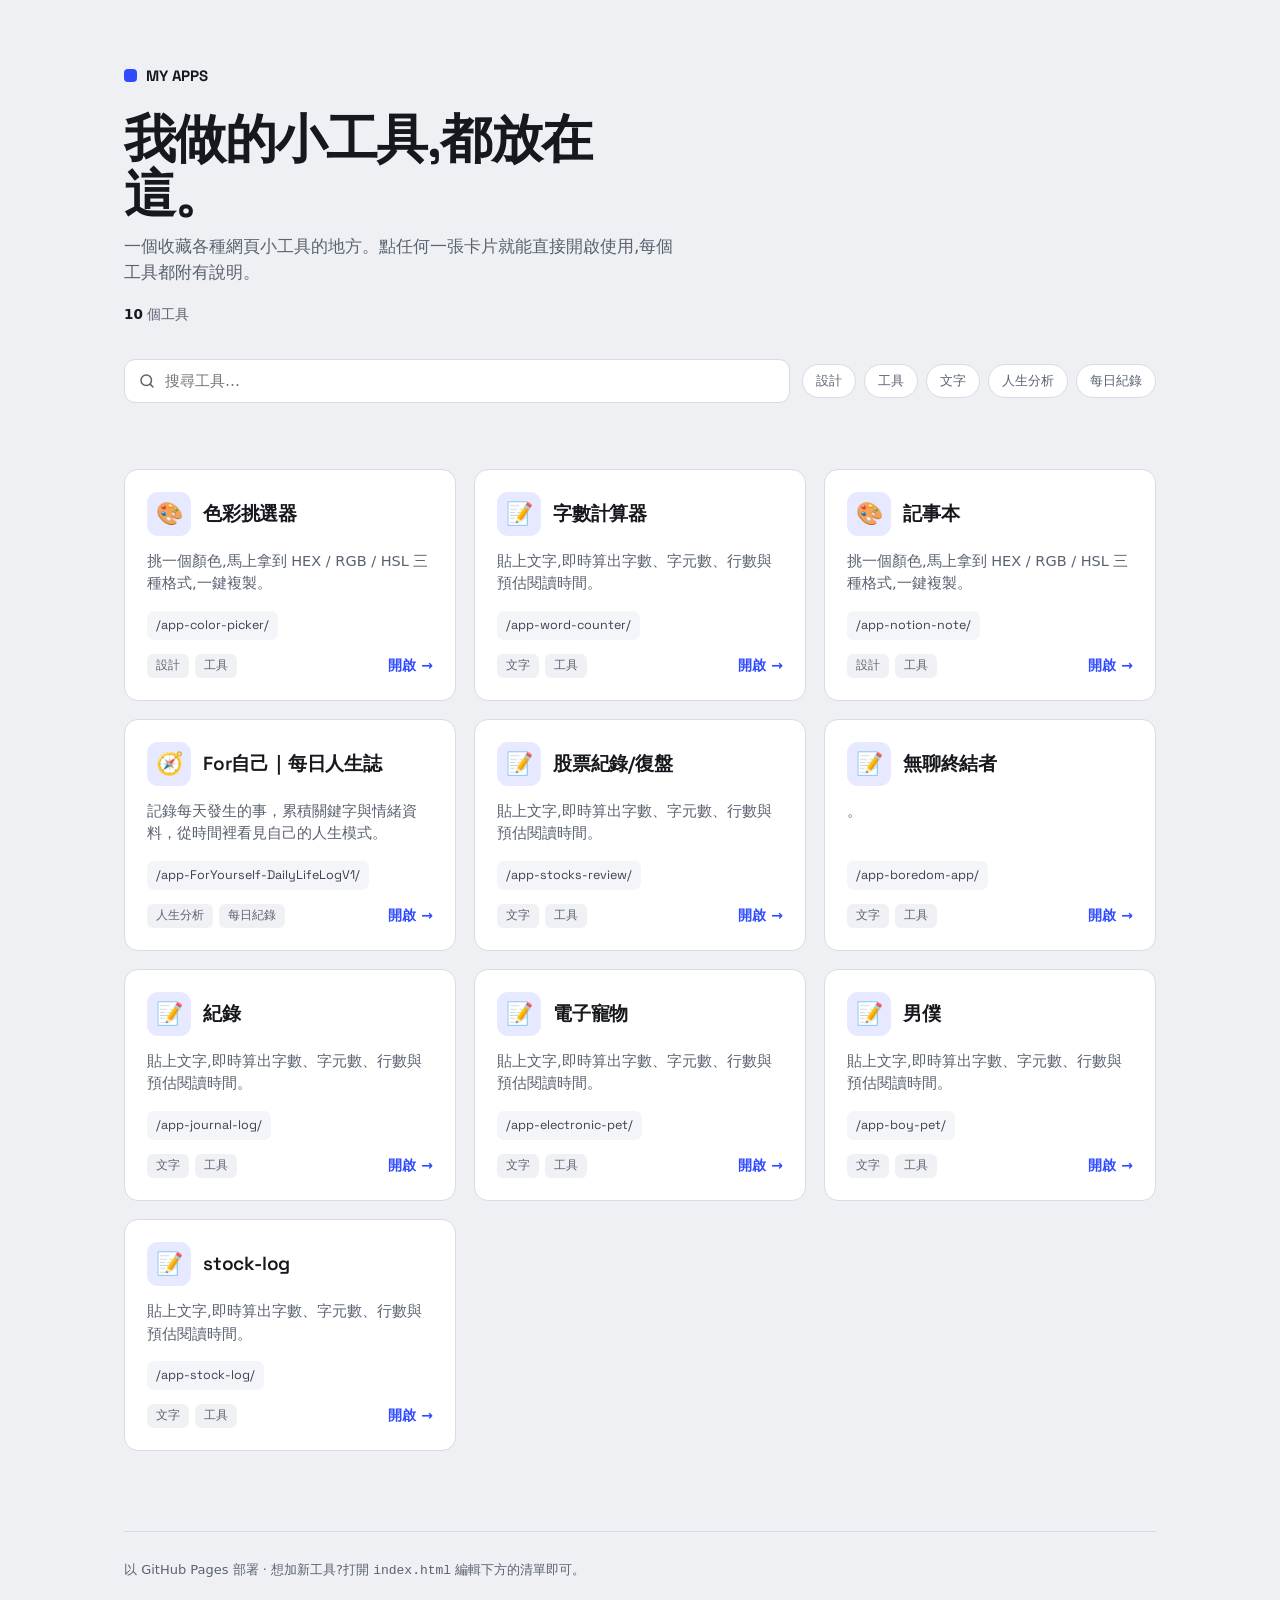
<file: index.html>
<!DOCTYPE html>
<html lang="zh-Hant">
<head>
<meta charset="UTF-8">
<meta name="viewport" content="width=device-width, initial-scale=1.0">
<title>My Apps — 小工具集</title>
<link rel="preconnect" href="https://fonts.googleapis.com">
<link rel="preconnect" href="https://fonts.gstatic.com" crossorigin>
<link href="https://fonts.googleapis.com/css2?family=Space+Grotesk:wght@400;500;600;700&display=swap" rel="stylesheet">
<style>
  :root{
    --bg:#eef0f4;
    --panel:#ffffff;
    --ink:#16181d;
    --muted:#5a6270;
    --line:#d7dbe3;
    --accent:#2f4bff;
    --accent-soft:#e6e9ff;
    --code:#3a4150;
    --radius:14px;
  }
  *{box-sizing:border-box;margin:0;padding:0}
  body{
    background:var(--bg);
    color:var(--ink);
    font-family:"Inter",system-ui,-apple-system,"Segoe UI","Noto Sans TC",sans-serif;
    line-height:1.55;
    -webkit-font-smoothing:antialiased;
  }
  .wrap{max-width:1080px;margin:0 auto;padding:0 24px}

  /* ---- header ---- */
  header{padding:64px 0 32px}
  .mark{
    font-family:"Space Grotesk",sans-serif;
    font-weight:700;font-size:15px;letter-spacing:-.01em;
    display:inline-flex;align-items:center;gap:9px;color:var(--ink);
  }
  .mark .dot{width:13px;height:13px;border-radius:4px;background:var(--accent);display:inline-block}
  h1{
    font-family:"Space Grotesk",sans-serif;
    font-size:clamp(34px,6vw,52px);
    font-weight:600;letter-spacing:-.03em;line-height:1.05;
    margin:22px 0 12px;max-width:16ch;
  }
  .lede{font-size:17px;color:var(--muted);max-width:52ch}
  .meta{margin-top:18px;font-size:13.5px;color:var(--muted)}
  .meta b{color:var(--ink);font-weight:600}

  /* ---- controls ---- */
  .controls{display:flex;flex-wrap:wrap;gap:12px;align-items:center;margin:34px 0 8px}
  .search{position:relative;flex:1 1 260px;min-width:220px}
  .search input{
    width:100%;padding:12px 14px 12px 40px;font-size:15px;font-family:inherit;
    background:var(--panel);border:1px solid var(--line);border-radius:11px;color:var(--ink);
    transition:border-color .15s,box-shadow .15s;
  }
  .search input:focus{outline:none;border-color:var(--accent);box-shadow:0 0 0 3px var(--accent-soft)}
  .search svg{position:absolute;left:14px;top:50%;transform:translateY(-50%);color:var(--muted)}
  .tags{display:flex;flex-wrap:wrap;gap:8px}
  .tag{
    font-size:13px;padding:7px 13px;border-radius:999px;cursor:pointer;
    background:var(--panel);border:1px solid var(--line);color:var(--muted);
    font-family:inherit;transition:all .12s;
  }
  .tag:hover{border-color:var(--accent)}
  .tag.on{background:var(--ink);border-color:var(--ink);color:#fff}

  /* ---- grid ---- */
  .grid{
    display:grid;grid-template-columns:repeat(auto-fill,minmax(288px,1fr));
    gap:18px;padding:26px 0 80px;
  }
  .card{
    background:var(--panel);border:1px solid var(--line);border-radius:var(--radius);
    padding:22px;display:flex;flex-direction:column;
    text-decoration:none;color:inherit;
    transition:transform .14s ease,border-color .14s,box-shadow .14s;
  }
  .card:hover{transform:translateY(-3px);border-color:var(--accent);box-shadow:0 10px 30px -14px rgba(47,75,255,.35)}
  .card:focus-visible{outline:2px solid var(--accent);outline-offset:2px}
  .card .top{display:flex;align-items:center;gap:12px;margin-bottom:14px}
  .ico{
    width:44px;height:44px;border-radius:11px;flex-shrink:0;
    display:grid;place-items:center;font-size:22px;background:var(--accent-soft);
  }
  .card h2{font-family:"Space Grotesk",sans-serif;font-size:19px;font-weight:600;letter-spacing:-.01em}
  .card p{font-size:14.5px;color:var(--muted);flex:1;margin-bottom:16px}
  .card .path{
    font-family:"Space Grotesk",ui-monospace,monospace;
    font-size:12.5px;color:var(--code);margin-bottom:14px;
    background:#f4f5f8;padding:5px 9px;border-radius:7px;align-self:flex-start;
  }
  .card .foot{display:flex;align-items:center;justify-content:space-between;margin-top:auto}
  .chips{display:flex;flex-wrap:wrap;gap:6px}
  .chip{font-size:11.5px;color:var(--muted);background:#f0f1f5;padding:3px 9px;border-radius:6px}
  .go{font-size:14px;font-weight:600;color:var(--accent);display:inline-flex;align-items:center;gap:5px}
  .card:hover .go .arr{transform:translateX(3px)}
  .arr{display:inline-block;transition:transform .14s}

  .empty{grid-column:1/-1;text-align:center;padding:60px 20px;color:var(--muted)}

  footer{border-top:1px solid var(--line);padding:28px 0;font-size:13px;color:var(--muted)}
  footer a{color:var(--ink)}

  @media (max-width:560px){
    header{padding:44px 0 24px}
    .grid{grid-template-columns:1fr}
  }
  @media (prefers-reduced-motion:reduce){
    *{transition:none!important}
  }
</style>
</head>
<body>
<div class="wrap">
  <header>
    <span class="mark"><span class="dot"></span>MY&nbsp;APPS</span>
    <h1>我做的小工具,都放在這。</h1>
    <p class="lede">一個收藏各種網頁小工具的地方。點任何一張卡片就能直接開啟使用,每個工具都附有說明。</p>
    <p class="meta"><b id="count">0</b> 個工具</p>

    <div class="controls">
      <div class="search">
        <svg width="18" height="18" viewBox="0 0 24 24" fill="none" stroke="currentColor" stroke-width="2" stroke-linecap="round"><circle cx="11" cy="11" r="7"/><path d="m20 20-3.5-3.5"/></svg>
        <input id="q" type="search" placeholder="搜尋工具…" autocomplete="off">
      </div>
      <div class="tags" id="tagbar"></div>
    </div>
  </header>

  <main class="grid" id="grid"></main>

  <footer>
    以 GitHub Pages 部署 · 想加新工具?打開 <code>index.html</code> 編輯下方的清單即可。
  </footer>
</div>

<!-- ================================================================
     這裡是「唯一的資料來源」。要新增一個 app,只要:
       1. 建立一個資料夾(例如 app-my-tool/),裡面放 index.html
       2. 在下面的陣列複製一個 { } 區塊、改成你的資料
     欄位說明:
       slug  → 資料夾名稱(也是網址路徑),請和資料夾一致
       name  → 顯示名稱
       desc  → 一句話介紹
       icon  → 一個 emoji 當圖示
       tags  → 分類標籤(給搜尋和過濾用)
     ================================================================ -->
<script type="application/json" id="app-registry">
[
  {
    "slug": "app-color-picker",
    "name": "色彩挑選器",
    "desc": "挑一個顏色,馬上拿到 HEX / RGB / HSL 三種格式,一鍵複製。",
    "icon": "🎨",
    "tags": ["設計", "工具"]
  },
  {
    "slug": "app-word-counter",
    "name": "字數計算器",
    "desc": "貼上文字,即時算出字數、字元數、行數與預估閱讀時間。",
    "icon": "📝",
    "tags": ["文字", "工具"]
  },
    {
    "slug": "app-notion-note",
    "name": "記事本",
    "desc": "挑一個顏色,馬上拿到 HEX / RGB / HSL 三種格式,一鍵複製。",
    "icon": "🎨",
    "tags": ["設計", "工具"]
  },
    {
    "slug": "app-ForYourself-DailyLifeLogV1",
    "name": "For自己｜每日人生誌",
    "desc": "記錄每天發生的事，累積關鍵字與情緒資料，從時間裡看見自己的人生模式。",
    "icon": "🧭",
    "tags": ["人生分析", "每日紀錄"]
  },
    {
    "slug": "app-stocks-review",
    "name": "股票紀錄/復盤",
    "desc": "貼上文字,即時算出字數、字元數、行數與預估閱讀時間。",
    "icon": "📝",
    "tags": ["文字", "工具"]
  },
    {
    "slug": "app-boredom-app",
    "name": "無聊終結者",
    "desc": "。",
    "icon": "📝",
    "tags": ["文字", "工具"] 
  },
    {
    "slug": "app-journal-log",
    "name": "紀錄",
    "desc": "貼上文字,即時算出字數、字元數、行數與預估閱讀時間。",
    "icon": "📝",
    "tags": ["文字", "工具"]
  },
    {
    "slug": "app-electronic-pet",
    "name": "電子寵物",
    "desc": "貼上文字,即時算出字數、字元數、行數與預估閱讀時間。",
    "icon": "📝",
    "tags": ["文字", "工具"]
  },
    {
    "slug": "app-boy-pet",
    "name": "男僕",
    "desc": "貼上文字,即時算出字數、字元數、行數與預估閱讀時間。",
    "icon": "📝",
    "tags": ["文字", "工具"]
  },
    {
    "slug": "app-stock-log",
    "name": "stock-log",
    "desc": "貼上文字,即時算出字數、字元數、行數與預估閱讀時間。",
    "icon": "📝",
    "tags": ["文字", "工具"]
  }
]
</script>

<script>
  const APPS = JSON.parse(document.getElementById('app-registry').textContent);
  const grid = document.getElementById('grid');
  const tagbar = document.getElementById('tagbar');
  const qbox = document.getElementById('q');
  document.getElementById('count').textContent = APPS.length;

  let activeTag = null;
  const allTags = [...new Set(APPS.flatMap(a => a.tags || []))];

  function renderTags(){
    tagbar.innerHTML = '';
    allTags.forEach(t => {
      const b = document.createElement('button');
      b.className = 'tag' + (activeTag === t ? ' on' : '');
      b.textContent = t;
      b.onclick = () => { activeTag = (activeTag === t ? null : t); renderTags(); render(); };
      tagbar.appendChild(b);
    });
  }

  function render(){
    const q = qbox.value.trim().toLowerCase();
    const list = APPS.filter(a => {
      const matchTag = !activeTag || (a.tags || []).includes(activeTag);
      const hay = (a.name + ' ' + a.desc + ' ' + (a.tags||[]).join(' ')).toLowerCase();
      const matchQ = !q || hay.includes(q);
      return matchTag && matchQ;
    });

    grid.innerHTML = '';
    if(!list.length){
      grid.innerHTML = '<div class="empty">沒有符合的工具。試試別的關鍵字?</div>';
      return;
    }
    list.forEach(a => {
      const card = document.createElement('a');
      card.className = 'card';
      card.href = a.slug + '/';
      card.innerHTML = `
        <div class="top">
          <div class="ico">${a.icon || '📦'}</div>
          <h2>${a.name}</h2>
        </div>
        <p>${a.desc}</p>
        <span class="path">/${a.slug}/</span>
        <div class="foot">
          <div class="chips">${(a.tags||[]).map(t=>`<span class="chip">${t}</span>`).join('')}</div>
          <span class="go">開啟<span class="arr">→</span></span>
        </div>`;
      grid.appendChild(card);
    });
  }

  qbox.addEventListener('input', render);
  renderTags();
  render();
</script>
</body>
</html>
</file>
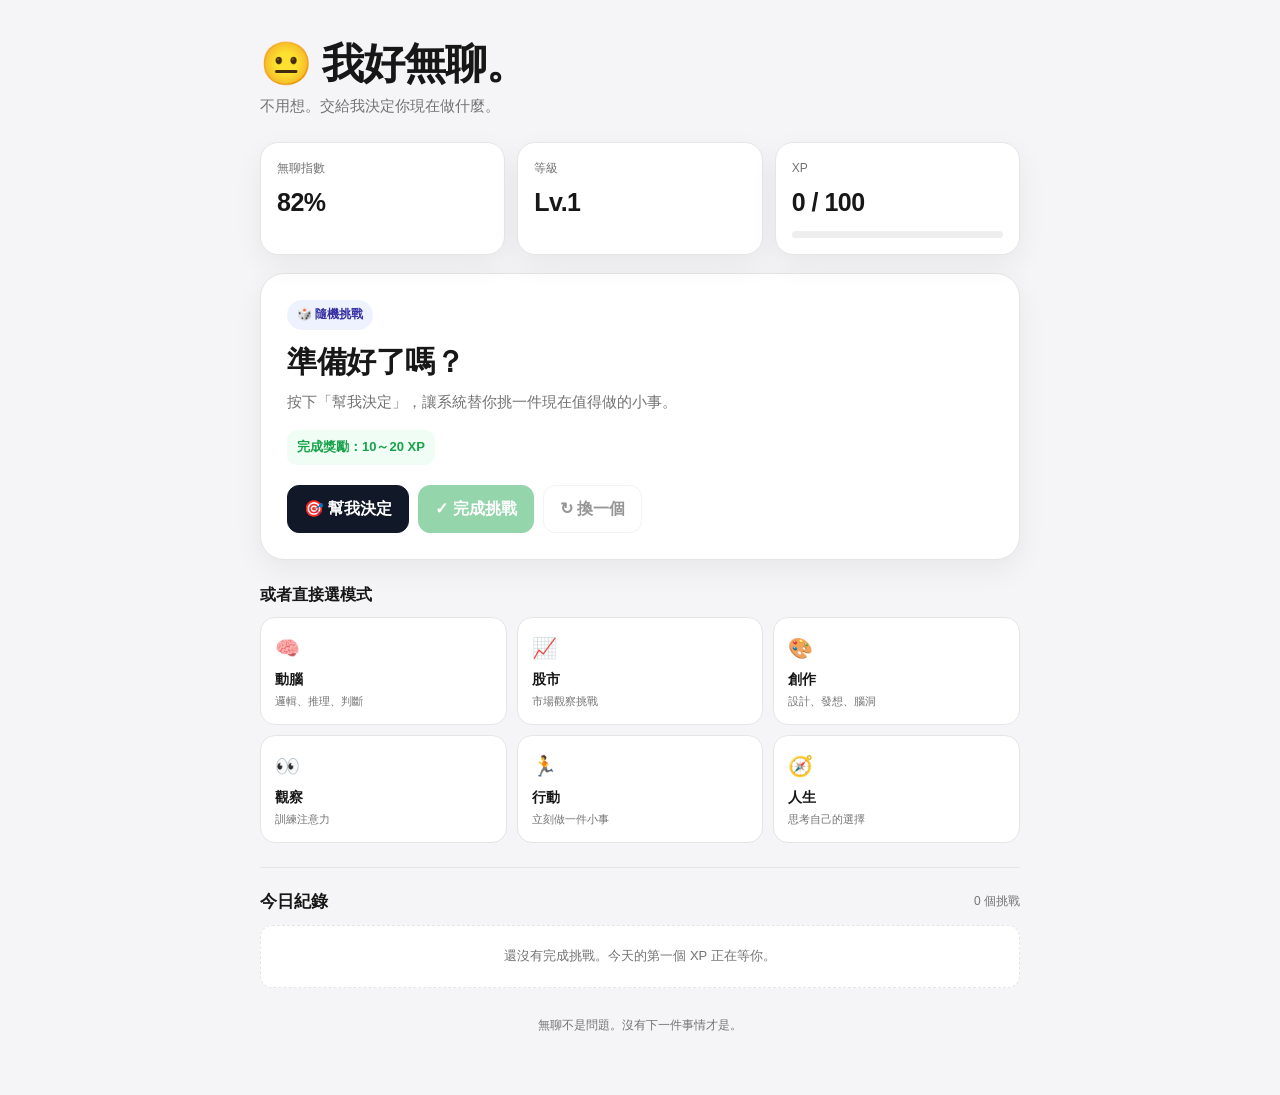
<file: app-boredom-app/index.html>
<!DOCTYPE html>
<html lang="zh-Hant">
<head>
  <meta charset="UTF-8">
  <meta name="viewport" content="width=device-width, initial-scale=1.0, viewport-fit=cover">
  <meta name="color-scheme" content="light dark">
  <meta name="description" content="無聊終結者 — 一個幫你找到下一件有趣事情的互動 App">
  <title>無聊終結者</title>

  <style>
    :root {
      --bg: #f5f5f7;
      --card: #ffffff;
      --text: #171717;
      --muted: #737373;
      --border: #e5e5e5;
      --track: #eeeeee;
      --btn-hover: #fafafa;

      --primary: #111827;
      --primary-text: #ffffff;
      --primary-hover: #27272a;

      --accent: #6366f1;
      --accent-light: #eef2ff;
      --accent-text: #3730a3;

      --success: #16a34a;
      --success-light: #f0fdf4;

      --hint-bg: #fffbeb;
      --hint-text: #92400e;
      --hint-border: #fde68a;

      --radius: 18px;
      --shadow: 0 10px 30px rgba(0, 0, 0, 0.06);
    }

    @media (prefers-color-scheme: dark) {
      :root {
        --bg: #0b0b0f;
        --card: #17171c;
        --text: #f4f4f5;
        --muted: #a1a1aa;
        --border: #2a2a32;
        --track: #2a2a32;
        --btn-hover: #1f1f26;

        --primary: #f4f4f5;
        --primary-text: #111111;
        --primary-hover: #d4d4d8;

        --accent: #818cf8;
        --accent-light: #1e1b4b;
        --accent-text: #c7d2fe;

        --success: #22c55e;
        --success-light: #052e16;

        --hint-bg: #2a2110;
        --hint-text: #fcd34d;
        --hint-border: #4a3a12;

        --shadow: 0 10px 30px rgba(0, 0, 0, 0.35);
      }
    }

    * { box-sizing: border-box; }

    html { scroll-behavior: smooth; }

    body {
      margin: 0;
      background: var(--bg);
      color: var(--text);
      font-family: -apple-system, BlinkMacSystemFont, "Segoe UI", "Noto Sans TC", "Microsoft JhengHei", sans-serif;
      line-height: 1.6;
      -webkit-tap-highlight-color: transparent;
    }

    button, input, select, textarea { font: inherit; color: inherit; }
    button { cursor: pointer; }

    /* ========== App ========== */

    .app {
      width: min(760px, calc(100% - 32px));
      margin: 0 auto;
      padding: 40px 0 calc(60px + env(safe-area-inset-bottom));
    }

    /* ========== Header ========== */

    .header { margin-bottom: 24px; }

    .header h1 {
      margin: 0 0 6px;
      font-size: clamp(28px, 7vw, 42px);
      line-height: 1.15;
      letter-spacing: -1px;
    }

    .header p { margin: 0; color: var(--muted); font-size: 15px; }

    /* ========== Dashboard ========== */

    .dashboard {
      display: grid;
      grid-template-columns: repeat(3, 1fr);
      gap: 12px;
      margin-bottom: 18px;
    }

    .stat-card {
      background: var(--card);
      border: 1px solid var(--border);
      border-radius: var(--radius);
      padding: 16px;
      box-shadow: var(--shadow);
    }

    .stat-label { display: block; color: var(--muted); font-size: 12px; margin-bottom: 4px; }

    .stat-value { font-size: 25px; font-weight: 800; letter-spacing: -0.5px; }

    .xp-bar {
      width: 100%;
      height: 7px;
      margin-top: 9px;
      background: var(--track);
      border-radius: 99px;
      overflow: hidden;
    }

    .xp-progress {
      width: 0%;
      height: 100%;
      background: var(--accent);
      border-radius: inherit;
      transition: width 0.35s ease;
    }

    /* ========== Challenge ========== */

    .challenge-card {
      background: var(--card);
      border: 1px solid var(--border);
      border-radius: 24px;
      padding: 26px;
      box-shadow: var(--shadow);
      margin-bottom: 18px;
      scroll-margin-top: 16px;
    }

    .challenge-category {
      display: inline-flex;
      align-items: center;
      padding: 5px 10px;
      border-radius: 99px;
      background: var(--accent-light);
      color: var(--accent-text);
      font-size: 12px;
      font-weight: 700;
      margin-bottom: 13px;
    }

    .challenge-title {
      margin: 0 0 10px;
      font-size: clamp(23px, 5vw, 30px);
      line-height: 1.25;
      letter-spacing: -0.5px;
    }

    .challenge-description { margin: 0 0 16px; color: var(--muted); font-size: 15px; }

    .hint-toggle {
      padding: 0;
      margin: 0 0 12px;
      border: 0;
      background: none;
      color: var(--accent);
      font-size: 13px;
      font-weight: 700;
    }

    .hint-box {
      margin: 0 0 16px;
      padding: 12px 14px;
      background: var(--hint-bg);
      color: var(--hint-text);
      border: 1px solid var(--hint-border);
      border-radius: 12px;
      font-size: 14px;
    }

    .note-label { display: block; font-size: 13px; font-weight: 700; margin-bottom: 6px; }

    .note-input {
      display: block;
      width: 100%;
      min-height: 72px;
      margin-bottom: 16px;
      padding: 10px 12px;
      background: var(--bg);
      border: 1px solid var(--border);
      border-radius: 12px;
      font-size: 16px; /* 16px 避免 iOS 自動放大 */
      resize: vertical;
    }

    .note-input:focus { outline: 2px solid var(--accent); outline-offset: 1px; }

    .reward {
      display: inline-flex;
      align-items: center;
      padding: 7px 10px;
      margin-bottom: 20px;
      border-radius: 10px;
      background: var(--success-light);
      color: var(--success);
      font-size: 13px;
      font-weight: 700;
    }

    [hidden] { display: none !important; }

    /* ========== Buttons ========== */

    .button-row { display: flex; flex-wrap: wrap; gap: 9px; }

    .btn {
      min-height: 46px;
      padding: 10px 16px;
      border: 1px solid var(--border);
      border-radius: 12px;
      background: var(--card);
      color: var(--text);
      font-weight: 700;
      transition: transform 0.15s ease, background 0.15s ease, border-color 0.15s ease;
    }

    .btn:active { transform: translateY(0); }

    .btn:disabled { opacity: 0.45; cursor: not-allowed; transform: none; }

    .btn-primary { color: var(--primary-text); background: var(--primary); border-color: var(--primary); }

    .btn-success { color: #fff; background: var(--success); border-color: var(--success); }

    /* 只在有滑鼠的裝置套用 hover，避免手機點完殘留 */
    @media (hover: hover) {
      .btn:not(:disabled):hover { transform: translateY(-1px); background: var(--btn-hover); }
      .btn-primary:not(:disabled):hover { background: var(--primary-hover); }
      .btn-success:not(:disabled):hover { background: var(--success); filter: brightness(1.08); }
      .mode-card:hover { transform: translateY(-2px); border-color: var(--accent); box-shadow: var(--shadow); }
    }

    /* ========== Modes ========== */

    .section-title { margin: 22px 0 10px; font-size: 16px; font-weight: 800; }

    .mode-grid { display: grid; grid-template-columns: repeat(3, 1fr); gap: 10px; }

    .mode-card {
      min-height: 86px;
      padding: 14px;
      text-align: left;
      background: var(--card);
      border: 1px solid var(--border);
      border-radius: 15px;
      transition: transform 0.15s ease, border-color 0.15s ease, box-shadow 0.15s ease;
    }

    .mode-card.active { border-color: var(--accent); background: var(--accent-light); }

    .mode-icon { display: block; font-size: 20px; margin-bottom: 4px; }
    .mode-name { display: block; font-weight: 800; font-size: 14px; }
    .mode-description { display: block; color: var(--muted); font-size: 11px; margin-top: 2px; }

    /* ========== History ========== */

    .history { margin-top: 24px; padding-top: 20px; border-top: 1px solid var(--border); }

    .history-header {
      display: flex;
      justify-content: space-between;
      align-items: center;
      gap: 10px;
      margin-bottom: 10px;
    }

    .history-header h2 { margin: 0; font-size: 17px; }
    .history-count { color: var(--muted); font-size: 12px; }

    .history-list { display: flex; flex-direction: column; gap: 7px; }

    .history-item {
      padding: 11px 13px;
      background: var(--card);
      border: 1px solid var(--border);
      border-radius: 12px;
      font-size: 13px;
    }

    .history-row { display: flex; align-items: center; justify-content: space-between; gap: 12px; }

    .history-time { color: var(--muted); font-variant-numeric: tabular-nums; margin-right: 6px; }
    .history-name { font-weight: 700; }
    .history-xp { color: var(--success); font-weight: 800; white-space: nowrap; }

    .history-note {
      margin: 6px 0 0;
      padding-left: 10px;
      border-left: 2px solid var(--border);
      color: var(--muted);
      white-space: pre-wrap;
      word-break: break-word;
    }

    .empty-history {
      padding: 20px;
      text-align: center;
      color: var(--muted);
      background: var(--card);
      border: 1px dashed var(--border);
      border-radius: 12px;
      font-size: 13px;
    }

    /* ========== Footer ========== */

    .footer { margin-top: 28px; text-align: center; color: var(--muted); font-size: 12px; }

    /* ========== Toast ========== */

    .toast {
      position: fixed;
      left: 50%;
      bottom: calc(24px + env(safe-area-inset-bottom));
      transform: translate(-50%, 20px);
      max-width: calc(100% - 32px);
      padding: 12px 16px;
      background: #171717;
      color: #fff;
      border-radius: 12px;
      font-size: 13px;
      font-weight: 700;
      opacity: 0;
      pointer-events: none;
      transition: opacity 0.25s ease, transform 0.25s ease;
      z-index: 100;
    }

    .toast.show { opacity: 1; transform: translate(-50%, 0); }

    /* ========== Focus（可見的焦點框） ========== */

    button:focus-visible { outline: 3px solid var(--accent); outline-offset: 2px; }

    /* ========== Mobile ========== */

    @media (max-width: 600px) {
      .app { width: min(100% - 22px, 760px); padding-top: 26px; }
      .dashboard { grid-template-columns: repeat(2, 1fr); }
      .stat-card:last-child { grid-column: 1 / -1; }
      .challenge-card { padding: 21px; border-radius: 20px; }
      .mode-grid { grid-template-columns: repeat(2, 1fr); }
      .button-row { display: grid; grid-template-columns: 1fr 1fr; }
      .btn-primary { grid-column: 1 / -1; }
      .btn { width: 100%; }
    }

    @media (max-width: 360px) {
      .dashboard { grid-template-columns: 1fr; }
      .stat-card:last-child { grid-column: auto; }
    }

    @media (prefers-reduced-motion: reduce) {
      *, *::before, *::after { scroll-behavior: auto !important; transition: none !important; }
    }
  </style>
</head>

<body>
  <main class="app">

    <header class="header">
      <h1>😐 我好無聊。</h1>
      <p>不用想。交給我決定你現在做什麼。</p>
    </header>

    <section class="dashboard" aria-label="遊戲狀態">
      <div class="stat-card">
        <span class="stat-label">無聊指數</span>
        <strong class="stat-value" id="boredomValue">82%</strong>
      </div>
      <div class="stat-card">
        <span class="stat-label">等級</span>
        <strong class="stat-value" id="levelValue">Lv.1</strong>
      </div>
      <div class="stat-card">
        <span class="stat-label">XP</span>
        <strong class="stat-value" id="xpValue">0 / 100</strong>
        <div class="xp-bar"><div class="xp-progress" id="xpProgress"></div></div>
      </div>
    </section>

    <section class="challenge-card" id="challengeCard" aria-live="polite">
      <span class="challenge-category" id="challengeCategory">🎲 隨機挑戰</span>
      <h2 class="challenge-title" id="challengeTitle">準備好了嗎？</h2>
      <p class="challenge-description" id="challengeDescription">
        按下「幫我決定」，讓系統替你挑一件現在值得做的小事。
      </p>

      <button type="button" class="hint-toggle" id="hintToggle" hidden>💡 看提示</button>
      <div class="hint-box" id="hintBox" hidden></div>

      <div id="noteWrap" hidden>
        <label class="note-label" for="noteInput">✍️ 你的想法（選填，會存進紀錄）</label>
        <textarea class="note-input" id="noteInput" maxlength="300" placeholder="寫一句就好…"></textarea>
      </div>

      <div class="reward" id="challengeReward">完成獎勵：10～20 XP</div>

      <div class="button-row">
        <button type="button" class="btn btn-primary" id="decideButton">🎯 幫我決定</button>
        <button type="button" class="btn btn-success" id="completeButton" disabled>✓ 完成挑戰</button>
        <button type="button" class="btn" id="skipButton" disabled>↻ 換一個</button>
      </div>
    </section>

    <section>
      <h2 class="section-title">或者直接選模式</h2>
      <div class="mode-grid">
        <button type="button" class="mode-card" data-mode="brain">
          <span class="mode-icon">🧠</span><span class="mode-name">動腦</span>
          <span class="mode-description">邏輯、推理、判斷</span>
        </button>
        <button type="button" class="mode-card" data-mode="stock">
          <span class="mode-icon">📈</span><span class="mode-name">股市</span>
          <span class="mode-description">市場觀察挑戰</span>
        </button>
        <button type="button" class="mode-card" data-mode="create">
          <span class="mode-icon">🎨</span><span class="mode-name">創作</span>
          <span class="mode-description">設計、發想、腦洞</span>
        </button>
        <button type="button" class="mode-card" data-mode="observe">
          <span class="mode-icon">👀</span><span class="mode-name">觀察</span>
          <span class="mode-description">訓練注意力</span>
        </button>
        <button type="button" class="mode-card" data-mode="action">
          <span class="mode-icon">🏃</span><span class="mode-name">行動</span>
          <span class="mode-description">立刻做一件小事</span>
        </button>
        <button type="button" class="mode-card" data-mode="life">
          <span class="mode-icon">🧭</span><span class="mode-name">人生</span>
          <span class="mode-description">思考自己的選擇</span>
        </button>
      </div>
    </section>

    <section class="history">
      <div class="history-header">
        <h2>今日紀錄</h2>
        <span class="history-count" id="historyCount">0 個挑戰</span>
      </div>
      <div class="history-list" id="historyList"></div>
    </section>

    <footer class="footer">無聊不是問題。沒有下一件事情才是。</footer>
  </main>

  <div class="toast" id="toast" role="status" aria-live="polite"></div>

  <script>
    /*
     * 無聊終結者 v1.1
     * - 換一個會沿用目前模式、不會抽到同一題
     * - 跨日自動重置（含頁面一直開著的情況）
     * - 存檔驗證與舊版資料遷移
     * - 想法筆記、提示／解答、紀錄時間
     * - 升級曲線、深色模式、手機體驗修正
     */
    (() => {
      "use strict";

      /* ========== Constants ========== */

      const STORAGE_KEY = "boredom-killer-v1"; // 沿用舊 key，保留 v1 進度
      const STATE_VERSION = 2;
      const INITIAL_BOREDOM = 82;
      const MIN_BOREDOM = 8;
      const BOREDOM_PER_TASK = 7;
      const MAX_HISTORY = 20;
      const MAX_NOTE = 300;

      /** 每一級需要的 XP：Lv.1 → 100、Lv.2 → 120、Lv.3 → 140… */
      const xpForLevel = level => 100 + (level - 1) * 20;

      /* ========== Challenge Data ========== */

      const challengeData = {
        brain: [
          {
            id: "brain-1", category: "🧠 動腦", title: "三分鐘推理", xp: 15,
            description: "如果所有 A 都是 B，而部分 B 是 C，你能確定部分 A 是 C 嗎？先不要查答案。",
            answer: "不能確定。「部分 B 是 C」的那些 B，可能剛好都不是 A。例如：所有貓都是動物，部分動物會飛，但不能推出部分貓會飛。"
          },
          {
            id: "brain-2", category: "🧠 動腦", title: "反向思考", xp: 15,
            description: "想一件你最近很在意的事，列出「如果完全相反，會發生什麼？」",
            hint: "先寫下現況，再把主詞或結果反過來。例如「我怕被拒絕」→「如果每個人都答應我，會怎樣？」"
          },
          {
            id: "brain-3", category: "🧠 動腦", title: "找漏洞", xp: 15,
            description: "想一個你今天相信的觀點，試著找出它最弱的一個假設。",
            hint: "問自己：「這個觀點要成立，什麼事情必須是真的？」通常最弱的就是你從沒驗證過的那一條。"
          },
          {
            id: "brain-4", category: "🧠 動腦", title: "五個為什麼", xp: 15,
            description: "選一個你最近遇到的問題，連續問自己五次「為什麼？」",
            hint: "每次回答都要比上一次更接近「可以改變的原因」，而不是「別人的錯」。"
          }
        ],

        stock: [
          {
            id: "stock-1", category: "📈 股市", title: "K 線偵探", xp: 20,
            description: "假設一檔股票連續上漲 5 天，但成交量每天下降。你會偏多、偏空，還是觀望？寫出一個理由。",
            hint: "常見解讀是「價漲量縮」代表追價意願減弱，但不是絕對訊號，要搭配位置（高檔或低檔）判斷。"
          },
          {
            id: "stock-2", category: "📈 股市", title: "市場觀察", xp: 20,
            description: "隨便挑一檔你熟悉的股票，只看價格、成交量與近期高點，說出一個你注意到的異常。"
          },
          {
            id: "stock-3", category: "📈 股市", title: "投資反應", xp: 20,
            description: "如果明天大盤突然跌 5%，列出你認為最可能的三個原因，再判斷哪一個最值得驗證。"
          },
          {
            id: "stock-4", category: "📈 股市", title: "假想交易", xp: 20,
            description: "選一檔股票，假設你現在有 10 萬元，只能做一次交易。你會怎麼配置？（純思考練習，非投資建議）"
          }
        ],

        create: [
          {
            id: "create-1", category: "🎨 創作", title: "App 腦洞", xp: 15,
            description: "設計一個「只有一個功能」但你自己會每天使用的 App。功能是什麼？"
          },
          {
            id: "create-2", category: "🎨 創作", title: "30 秒品牌", xp: 15,
            description: "替「無聊」這件事情取一個品牌名稱，再想一句 slogan。"
          },
          {
            id: "create-3", category: "🎨 創作", title: "極限設計", xp: 15,
            description: "如果你的手機只能留下 5 個 App，你會留下哪五個？為什麼？"
          },
          {
            id: "create-4", category: "🎨 創作", title: "重新設計生活", xp: 15,
            description: "選一個你每天都在使用的東西，想像你是產品經理，你會怎麼重新設計它？"
          }
        ],

        observe: [
          {
            id: "observe-1", category: "👀 觀察", title: "60 秒偵測", xp: 10,
            description: "看你周圍 60 秒，找出 5 個平常完全不會注意的細節。"
          },
          {
            id: "observe-2", category: "👀 觀察", title: "聲音地圖", xp: 10,
            description: "閉上眼睛 30 秒，數一數你能辨識出幾種不同聲音。"
          },
          {
            id: "observe-3", category: "👀 觀察", title: "異常搜尋", xp: 10,
            description: "找出你所在空間裡一個「本來可以更好設計」的地方。"
          }
        ],

        action: [
          {
            id: "action-1", category: "🏃 行動", title: "立刻整理", xp: 10,
            description: "把手機桌面第一頁整理乾淨，只留下真正會用的 App。"
          },
          {
            id: "action-2", category: "🏃 行動", title: "喝水任務", xp: 10,
            description: "現在站起來，喝一杯水，再走動 2 分鐘。"
          },
          {
            id: "action-3", category: "🏃 行動", title: "微型整理", xp: 10,
            description: "整理身邊一個只有 3 分鐘就能完成的小區域。"
          },
          {
            id: "action-4", category: "🏃 行動", title: "離開螢幕", xp: 10,
            description: "離開手機 5 分鐘，看看窗外或到戶外走一圈。"
          }
        ],

        life: [
          {
            id: "life-1", category: "🧭 人生", title: "如果明天放假", xp: 15,
            description: "假設明天完全不用工作，你第一件想做的事是什麼？不要想「應該」，只回答「想」。"
          },
          {
            id: "life-2", category: "🧭 人生", title: "刪掉一件事", xp: 15,
            description: "如果人生只能刪掉一件讓你消耗的事情，你會刪掉什麼？"
          },
          {
            id: "life-3", category: "🧭 人生", title: "一年後的你", xp: 15,
            description: "想像一年後的自己，只回答一題：現在的你最希望他已經學會什麼？"
          },
          {
            id: "life-4", category: "🧭 人生", title: "重新選擇", xp: 15,
            description: "如果今天可以重新選一次，你會把更多時間放在哪一件事情上？"
          }
        ]
      };

      const ALL_CHALLENGES = Object.values(challengeData).flat();
      const CHALLENGE_BY_ID = new Map(ALL_CHALLENGES.map(c => [c.id, c]));
      const XP_MIN = Math.min(...ALL_CHALLENGES.map(c => c.xp));
      const XP_MAX = Math.max(...ALL_CHALLENGES.map(c => c.xp));

      /* ========== Utility ========== */

      function getTodayKey(date = new Date()) {
        const y = date.getFullYear();
        const m = String(date.getMonth() + 1).padStart(2, "0");
        const d = String(date.getDate()).padStart(2, "0");
        return `${y}-${m}-${d}`;
      }

      function formatTime(iso) {
        const date = new Date(iso);
        if (Number.isNaN(date.getTime())) return "";
        const h = String(date.getHours()).padStart(2, "0");
        const m = String(date.getMinutes()).padStart(2, "0");
        return `${h}:${m}`;
      }

      function escapeHtml(value) {
        return String(value)
          .replace(/&/g, "&amp;")
          .replace(/</g, "&lt;")
          .replace(/>/g, "&gt;")
          .replace(/"/g, "&quot;")
          .replace(/'/g, "&#039;");
      }

      function randomItem(array) {
        if (!Array.isArray(array) || array.length === 0) return null;
        return array[Math.floor(Math.random() * array.length)];
      }

      /** 轉成 >= min 的整數，不合法時回傳 fallback */
      function toInt(value, min, fallback) {
        const n = Number(value);
        return Number.isFinite(n) && n >= min ? Math.floor(n) : fallback;
      }

      /* ========== State ========== */

      function createDefaultState() {
        return {
          version: STATE_VERSION,
          xp: 0,
          level: 1,
          completed: 0,
          history: [],
          currentId: null,
          currentMode: null,
          lastDate: getTodayKey()
        };
      }

      /** 驗證並修正存檔內容，也負責把 v1 的資料轉成 v2 */
      function sanitizeState(raw) {
        const state = createDefaultState();
        if (!raw || typeof raw !== "object") return state;

        state.xp = toInt(raw.xp, 0, 0);
        state.level = toInt(raw.level, 1, 1);
        state.completed = toInt(raw.completed, 0, 0);

        if (typeof raw.lastDate === "string") state.lastDate = raw.lastDate;

        if (Array.isArray(raw.history)) {
          state.history = raw.history
            .filter(item => item && typeof item === "object" && typeof item.title === "string")
            .slice(0, MAX_HISTORY)
            .map(item => ({
              title: item.title,
              category: typeof item.category === "string" ? item.category : "",
              xp: toInt(item.xp, 0, 0),
              note: typeof item.note === "string" ? item.note.slice(0, MAX_NOTE) : "",
              timestamp: typeof item.timestamp === "string" ? item.timestamp : ""
            }));
        }

        if (typeof raw.currentId === "string" && CHALLENGE_BY_ID.has(raw.currentId)) {
          state.currentId = raw.currentId;
        } else if (raw.currentChallenge && typeof raw.currentChallenge.title === "string") {
          // v1 存的是整份題目物件，用標題找回對應的題目
          const found = ALL_CHALLENGES.find(c => c.title === raw.currentChallenge.title);
          if (found) state.currentId = found.id;
        }

        if (typeof raw.currentMode === "string" && challengeData[raw.currentMode]) {
          state.currentMode = raw.currentMode;
        }

        return state;
      }

      function loadState() {
        try {
          const raw = localStorage.getItem(STORAGE_KEY);
          return raw ? sanitizeState(JSON.parse(raw)) : createDefaultState();
        } catch (error) {
          console.warn("讀取資料失敗", error);
          return createDefaultState();
        }
      }

      function saveState() {
        try {
          localStorage.setItem(STORAGE_KEY, JSON.stringify(state));
        } catch (error) {
          console.warn("無法儲存資料", error);
        }
      }

      let state = loadState();
      let hintOpen = false;

      /* ========== DOM ========== */

      const $ = id => document.getElementById(id);

      const el = {
        boredomValue: $("boredomValue"),
        levelValue: $("levelValue"),
        xpValue: $("xpValue"),
        xpProgress: $("xpProgress"),
        card: $("challengeCard"),
        category: $("challengeCategory"),
        title: $("challengeTitle"),
        description: $("challengeDescription"),
        reward: $("challengeReward"),
        hintToggle: $("hintToggle"),
        hintBox: $("hintBox"),
        noteWrap: $("noteWrap"),
        noteInput: $("noteInput"),
        decideButton: $("decideButton"),
        completeButton: $("completeButton"),
        skipButton: $("skipButton"),
        historyList: $("historyList"),
        historyCount: $("historyCount"),
        toast: $("toast"),
        modeButtons: document.querySelectorAll("[data-mode]")
      };

      /* ========== Toast ========== */

      let toastTimer = null;

      function showToast(message) {
        clearTimeout(toastTimer);
        el.toast.textContent = message;
        el.toast.classList.add("show");
        toastTimer = setTimeout(() => el.toast.classList.remove("show"), 2200);
      }

      /* ========== Game Logic ========== */

      /** 處理升級，回傳升了幾級 */
      function processLevelUp() {
        let gained = 0;
        while (state.xp >= xpForLevel(state.level)) {
          state.xp -= xpForLevel(state.level);
          state.level += 1;
          gained += 1;
        }
        return gained;
      }

      function calculateBoredom() {
        return Math.max(MIN_BOREDOM, INITIAL_BOREDOM - state.completed * BOREDOM_PER_TASK);
      }

      /** 跨日時重置今日資料；回傳是否有重置 */
      function resetTodayIfNeeded() {
        const today = getTodayKey();
        if (state.lastDate === today) return false;

        state.completed = 0;
        state.history = [];
        state.lastDate = today;
        // 不清掉目前的題目：使用者可能正在做，跨過午夜也能完成
        saveState();
        return true;
      }

      function pickChallenge(mode = null, { scroll = false } = {}) {
        const pool = mode ? challengeData[mode] : ALL_CHALLENGES;
        // 排除目前這題，避免「換一個」換到一樣的
        const candidates = pool.filter(c => c.id !== state.currentId);
        const challenge = randomItem(candidates.length ? candidates : pool);

        if (!challenge) {
          showToast("找不到挑戰。");
          return false;
        }

        state.currentId = challenge.id;
        state.currentMode = mode;
        hintOpen = false;
        el.noteInput.value = "";

        saveState();
        render();

        if (scroll) el.card.scrollIntoView({ behavior: "smooth", block: "start" });
        return true;
      }

      function completeChallenge() {
        resetTodayIfNeeded();

        const challenge = CHALLENGE_BY_ID.get(state.currentId);
        if (!challenge) return;

        const gain = toInt(challenge.xp, 1, 0);
        if (gain <= 0) return;

        const note = el.noteInput.value.trim().slice(0, MAX_NOTE);

        state.xp += gain;
        state.completed += 1;
        state.history.unshift({
          title: challenge.title,
          category: challenge.category,
          xp: gain,
          note,
          timestamp: new Date().toISOString()
        });
        state.history = state.history.slice(0, MAX_HISTORY);

        const levelsGained = processLevelUp();

        state.currentId = null;
        hintOpen = false;
        el.noteInput.value = "";

        saveState();
        render();

        // 升級訊息優先，避免被「挑戰完成」蓋掉
        showToast(
          levelsGained > 0
            ? `🎉 +${gain} XP，升級！現在是 Lv.${state.level}`
            : `✓ 挑戰完成！+${gain} XP`
        );
      }

      /* ========== Render ========== */

      function renderDashboard() {
        const needed = xpForLevel(state.level);
        const percentage = Math.min(100, (state.xp / needed) * 100);

        el.boredomValue.textContent = `${calculateBoredom()}%`;
        el.levelValue.textContent = `Lv.${state.level}`;
        el.xpValue.textContent = `${state.xp} / ${needed}`;
        el.xpProgress.style.width = `${percentage}%`;
      }

      function renderChallenge() {
        const challenge = CHALLENGE_BY_ID.get(state.currentId);

        el.modeButtons.forEach(button => {
          const active = Boolean(challenge) && button.dataset.mode === state.currentMode;
          button.classList.toggle("active", active);
          button.setAttribute("aria-pressed", String(active));
        });

        if (!challenge) {
          el.category.textContent = "🎲 隨機挑戰";
          el.title.textContent = "準備好了嗎？";
          el.description.textContent = "按下「幫我決定」，讓系統替你挑一件現在值得做的小事。";
          el.reward.textContent = `完成獎勵：${XP_MIN}～${XP_MAX} XP`;
          el.hintToggle.hidden = true;
          el.hintBox.hidden = true;
          el.noteWrap.hidden = true;
          el.completeButton.disabled = true;
          el.skipButton.disabled = true;
          return;
        }

        el.category.textContent = challenge.category;
        el.title.textContent = challenge.title;
        el.description.textContent = challenge.description;
        el.reward.textContent = `完成獎勵：+${challenge.xp} XP`;

        const hintText = challenge.answer || challenge.hint || "";
        const hintLabel = challenge.answer ? "看答案" : "看提示";

        el.hintToggle.hidden = !hintText;
        el.hintToggle.textContent = hintOpen ? `🙈 收起${hintLabel.slice(1)}` : `💡 ${hintLabel}`;
        el.hintToggle.setAttribute("aria-expanded", String(hintOpen));
        el.hintBox.textContent = hintText;
        el.hintBox.hidden = !hintText || !hintOpen;

        el.noteWrap.hidden = false;
        el.completeButton.disabled = false;
        el.skipButton.disabled = false;
      }

      function renderHistory() {
        el.historyCount.textContent = `${state.completed} 個挑戰`;

        if (state.history.length === 0) {
          el.historyList.innerHTML = `
            <div class="empty-history">還沒有完成挑戰。今天的第一個 XP 正在等你。</div>
          `;
          return;
        }

        el.historyList.innerHTML = state.history.map(item => {
          const time = formatTime(item.timestamp);
          return `
            <div class="history-item">
              <div class="history-row">
                <span>
                  ${time ? `<span class="history-time">${escapeHtml(time)}</span>` : ""}
                  <span class="history-name">${escapeHtml(item.category)} ${escapeHtml(item.title)}</span>
                </span>
                <span class="history-xp">+${item.xp} XP</span>
              </div>
              ${item.note ? `<p class="history-note">${escapeHtml(item.note)}</p>` : ""}
            </div>
          `;
        }).join("");
      }

      function render() {
        renderDashboard();
        renderChallenge();
        renderHistory();
      }

      /* ========== Events ========== */

      el.decideButton.addEventListener("click", () => pickChallenge(null));

      el.completeButton.addEventListener("click", completeChallenge);

      el.skipButton.addEventListener("click", () => {
        // 沿用目前模式（選了股市就換另一題股市）
        if (pickChallenge(state.currentMode)) showToast("↻ 已換一個挑戰");
      });

      el.hintToggle.addEventListener("click", () => {
        hintOpen = !hintOpen;
        renderChallenge();
      });

      el.modeButtons.forEach(button => {
        button.addEventListener("click", () => {
          pickChallenge(button.dataset.mode, { scroll: true });
        });
      });

      // 空白鍵：隨機挑戰（打字時不觸發）
      document.addEventListener("keydown", event => {
        if (event.code === "Space" && event.target === document.body) {
          event.preventDefault();
          pickChallenge(null);
        }
      });

      // 切回頁面時檢查是否跨日（手機常常一直開著分頁）
      document.addEventListener("visibilitychange", () => {
        if (document.visibilityState === "visible" && resetTodayIfNeeded()) render();
      });

      /* ========== Init ========== */

      resetTodayIfNeeded();
      if (processLevelUp() > 0) saveState(); // 修正舊存檔可能累積的溢出 XP
      saveState(); // 寫入 v2 結構
      render();
    })();
  </script>
</body>
</html>
</file>
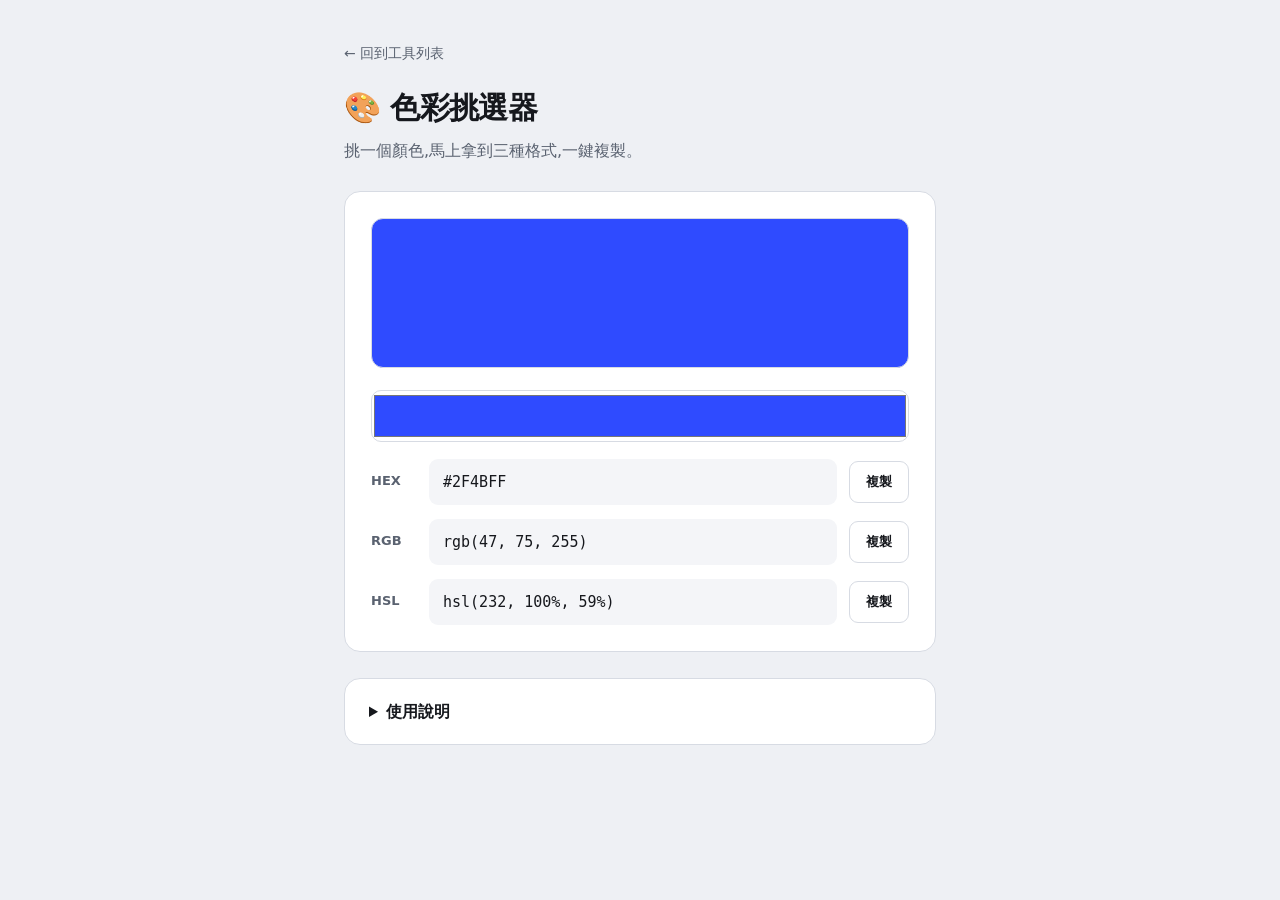
<file: app-color-picker/index.html>
<!DOCTYPE html>
<html lang="zh-Hant">
<head>
<meta charset="UTF-8">
<meta name="viewport" content="width=device-width, initial-scale=1.0">
<title>色彩挑選器 — My Apps</title>
<style>
  :root{--bg:#eef0f4;--panel:#fff;--ink:#16181d;--muted:#5a6270;--line:#d7dbe3;--accent:#2f4bff}
  *{box-sizing:border-box;margin:0;padding:0}
  body{background:var(--bg);color:var(--ink);font-family:system-ui,"Noto Sans TC",sans-serif;line-height:1.6}
  .wrap{max-width:640px;margin:0 auto;padding:40px 24px 80px}
  a.back{font-size:14px;color:var(--muted);text-decoration:none}
  a.back:hover{color:var(--ink)}
  h1{font-size:30px;font-weight:700;letter-spacing:-.02em;margin:18px 0 6px}
  .sub{color:var(--muted);margin-bottom:28px}
  .panel{background:var(--panel);border:1px solid var(--line);border-radius:16px;padding:26px}
  .preview{height:150px;border-radius:12px;border:1px solid var(--line);margin-bottom:22px;transition:background .1s}
  input[type=color]{width:100%;height:52px;border:1px solid var(--line);border-radius:10px;cursor:pointer;background:var(--panel)}
  .row{display:flex;align-items:center;gap:12px;margin-top:14px}
  .row label{width:46px;font-size:13px;color:var(--muted);font-weight:600}
  .row .val{flex:1;font-family:ui-monospace,monospace;font-size:15px;background:#f4f5f8;padding:11px 14px;border-radius:9px}
  .copy{padding:11px 16px;border:1px solid var(--line);background:var(--panel);border-radius:9px;cursor:pointer;font-size:13px;font-weight:600;color:var(--ink)}
  .copy:hover{border-color:var(--accent);color:var(--accent)}
  .copy.done{background:var(--accent);color:#fff;border-color:var(--accent)}
  details{margin-top:26px;background:var(--panel);border:1px solid var(--line);border-radius:16px;padding:0 24px}
  summary{padding:20px 0;font-weight:600;cursor:pointer}
  details[open] summary{border-bottom:1px solid var(--line)}
  .howto{padding:18px 0 24px;color:var(--muted);font-size:15px}
  .howto ol{padding-left:20px}.howto li{margin:7px 0}
</style>
</head>
<body>
<div class="wrap">
  <a class="back" href="../">← 回到工具列表</a>
  <h1>🎨 色彩挑選器</h1>
  <p class="sub">挑一個顏色,馬上拿到三種格式,一鍵複製。</p>

  <div class="panel">
    <div class="preview" id="preview"></div>
    <input type="color" id="pick" value="#2f4bff">
    <div class="row"><label>HEX</label><span class="val" id="hex"></span><button class="copy" data-t="hex">複製</button></div>
    <div class="row"><label>RGB</label><span class="val" id="rgb"></span><button class="copy" data-t="rgb">複製</button></div>
    <div class="row"><label>HSL</label><span class="val" id="hsl"></span><button class="copy" data-t="hsl">複製</button></div>
  </div>

  <details>
    <summary>使用說明</summary>
    <div class="howto">
      <ol>
        <li>點上方的色塊,從系統色盤選一個顏色。</li>
        <li>下方會即時顯示 HEX、RGB、HSL 三種格式。</li>
        <li>按任一個「複製」鍵,把該格式複製到剪貼簿。</li>
      </ol>
    </div>
  </details>
</div>

<script>
  const pick=document.getElementById('pick');
  const out={hex:document.getElementById('hex'),rgb:document.getElementById('rgb'),hsl:document.getElementById('hsl')};
  function toRgb(h){return[parseInt(h.slice(1,3),16),parseInt(h.slice(3,5),16),parseInt(h.slice(5,7),16)]}
  function toHsl(r,g,b){r/=255;g/=255;b/=255;const mx=Math.max(r,g,b),mn=Math.min(r,g,b);let h,s,l=(mx+mn)/2;if(mx===mn){h=s=0}else{const d=mx-mn;s=l>.5?d/(2-mx-mn):d/(mx+mn);h=mx===r?(g-b)/d+(g<b?6:0):mx===g?(b-r)/d+2:(r-g)/d+4;h/=6}return[Math.round(h*360),Math.round(s*100),Math.round(l*100)]}
  function update(){const h=pick.value;document.getElementById('preview').style.background=h;const[r,g,b]=toRgb(h);const[hh,s,l]=toHsl(r,g,b);out.hex.textContent=h.toUpperCase();out.rgb.textContent=`rgb(${r}, ${g}, ${b})`;out.hsl.textContent=`hsl(${hh}, ${s}%, ${l}%)`}
  pick.addEventListener('input',update);
  document.querySelectorAll('.copy').forEach(btn=>btn.onclick=()=>{navigator.clipboard.writeText(out[btn.dataset.t].textContent);btn.textContent='已複製';btn.classList.add('done');setTimeout(()=>{btn.textContent='複製';btn.classList.remove('done')},1200)});
  update();
</script>
</body>
</html>
</file>
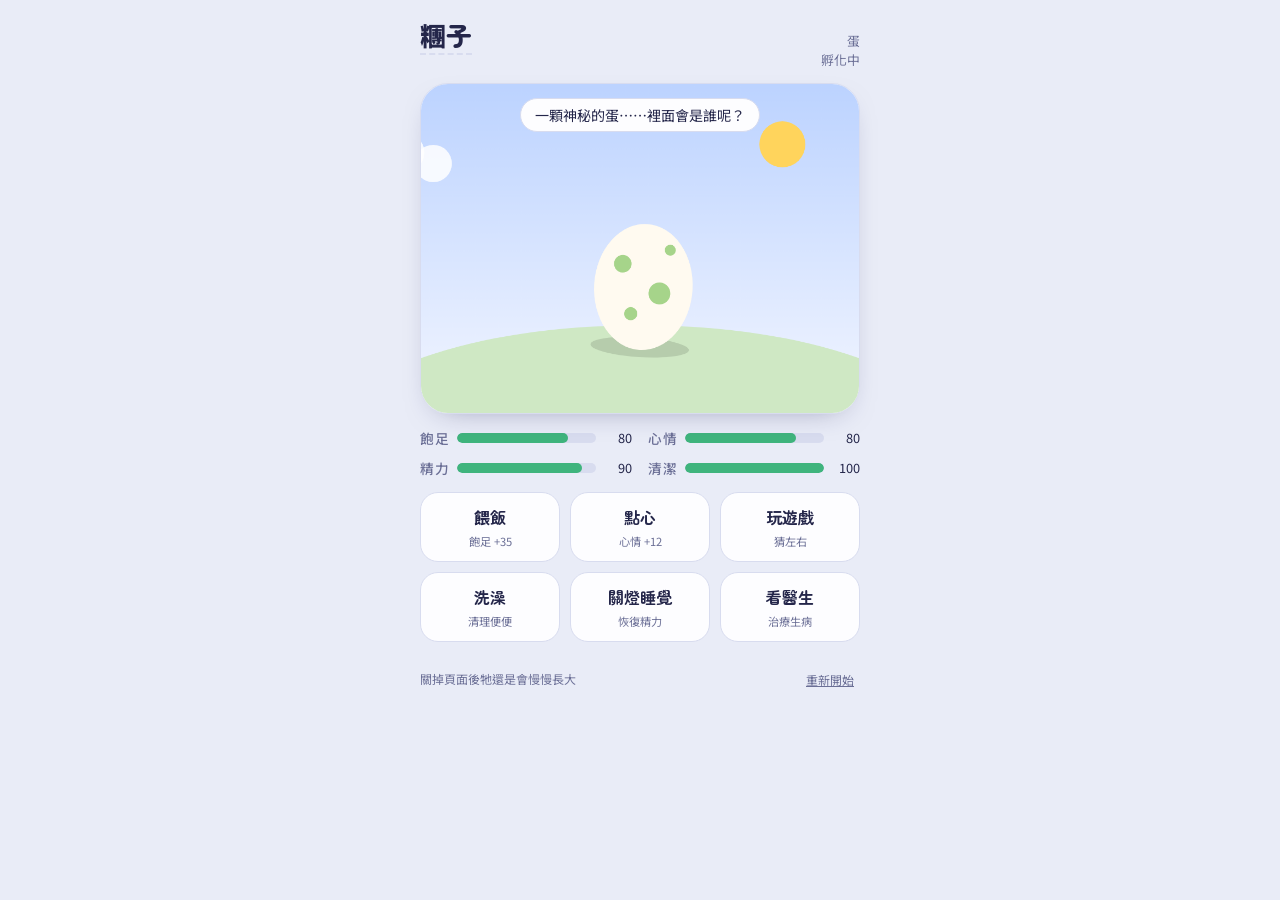
<file: app-electronic-pet/index.html>
<!doctype html><html><head><meta charset=utf8><meta name=viewport content="width=device-width,initial-scale=1,viewport-fit=cover"><style>:root{color-scheme:light;box-sizing:border-box;padding-top:env(safe-area-inset-top,0px);padding-bottom:env(safe-area-inset-bottom,0px)}html{scroll-padding-top:env(safe-area-inset-top,0px)}body{margin:0;padding:0;font:14px -apple-system,BlinkMacSystemFont,sans-serif;background:#faf9f5;color:#141413}img{max-width:100%}[hidden]:not([hidden=until-found i]){display:none!important}</style></head><body>
<title>糰子口袋寵物</title>
<link rel="preconnect" href="https://fonts.googleapis.com">
<link rel="stylesheet" href="https://fonts.googleapis.com/css2?family=Zen+Maru+Gothic:wght@500;700;900&family=Noto+Sans+TC:wght@400;500;700&display=swap">
<style>
/* Layout: one-screen handheld — sky window on top, four stat gauges, a 2x3 action pad below */
:root{
  --bg:#e9ecf7; --shell:#fdfdff; --ink:#24264a; --muted:#6b6f96;
  --sky1:#bcd3ff; --sky2:#f3f6ff; --ground:#cfe8c4;
  --accent:#ffb21f; --accent-ink:#4a3100;
  --line:#d8dcef; --good:#3fb47d; --warn:#f0a020; --bad:#e2554f;
  --display:"Zen Maru Gothic","Noto Sans TC","PingFang TC",system-ui,sans-serif;
  --body:"Noto Sans TC","PingFang TC","Microsoft JhengHei",system-ui,sans-serif;
}
@media (prefers-color-scheme: dark){:root:not([data-theme="light"]){
  --bg:#14152a; --shell:#1f2140; --ink:#eceeff; --muted:#a2a6cf;
  --sky1:#2b3570; --sky2:#3e4a8c; --ground:#2f4a3a;
  --accent:#ffbf3d; --accent-ink:#3a2600; --line:#34376a; color-scheme:dark}}
:root[data-theme="dark"]{
  --bg:#14152a; --shell:#1f2140; --ink:#eceeff; --muted:#a2a6cf;
  --sky1:#2b3570; --sky2:#3e4a8c; --ground:#2f4a3a;
  --accent:#ffbf3d; --accent-ink:#3a2600; --line:#34376a; color-scheme:dark}
html,body{height:100%}
body{background:var(--bg);color:var(--ink);font-family:var(--body);padding-inline:16px;padding-block:16px;box-sizing:border-box}
.app{max-width:440px;margin:0 auto;display:flex;flex-direction:column;gap:14px}
header{display:flex;align-items:baseline;justify-content:space-between;gap:12px}
h1{font-family:var(--display);font-weight:900;font-size:1.6rem;margin:0;letter-spacing:.02em}
#name{background:none;border:0;font:inherit;color:inherit;padding:0;cursor:pointer;border-bottom:2px dashed var(--line)}
#name:focus-visible{outline:2px solid var(--accent);outline-offset:3px}
.meta{font-size:.8rem;color:var(--muted);text-align:right;font-variant-numeric:tabular-nums}
.stage{position:relative;border-radius:28px;overflow:hidden;background:var(--shell);border:1px solid var(--line);box-shadow:0 10px 30px -18px rgba(30,30,90,.5)}
canvas{display:block;width:100%;aspect-ratio:4/3;max-width:100%;cursor:pointer}
.bubble{position:absolute;left:50%;top:14px;transform:translateX(-50%);background:var(--shell);color:var(--ink);border:1px solid var(--line);padding:6px 14px;border-radius:999px;font-size:.88rem;white-space:nowrap;max-width:90%;overflow:hidden;text-overflow:ellipsis;transition:opacity .3s}
.chips{position:absolute;right:12px;bottom:12px;display:flex;gap:6px}
.chip{font-size:.72rem;font-weight:700;padding:3px 9px;border-radius:999px;background:var(--bad);color:#fff}
.chip.sleep{background:#5b63c9}
.stats{display:grid;grid-template-columns:1fr 1fr;gap:10px 16px}
.stat{display:grid;grid-template-columns:auto 1fr auto;align-items:center;gap:8px;font-size:.85rem}
.stat b{font-weight:500;color:var(--muted);letter-spacing:.05em}
.bar{height:10px;border-radius:99px;background:var(--line);overflow:hidden}
.bar i{display:block;height:100%;border-radius:99px;background:var(--good);transition:width .4s,background .4s}
.stat span{font-variant-numeric:tabular-nums;width:2.2em;text-align:right;font-size:.8rem}
.pad{display:grid;grid-template-columns:repeat(3,1fr);gap:10px}
.pad button,.game button,.confirm button{font-family:var(--display);font-weight:700;font-size:1rem;border:1px solid var(--line);background:var(--shell);color:var(--ink);border-radius:18px;padding:12px 6px;cursor:pointer;display:flex;flex-direction:column;align-items:center;gap:4px;transition:transform .1s,background .2s}
.pad button small{font-family:var(--body);font-weight:400;font-size:.7rem;color:var(--muted)}
.pad button:active{transform:scale(.96)}
.pad button:focus-visible,.game button:focus-visible{outline:3px solid var(--accent);outline-offset:2px}
.pad button:disabled{opacity:.4;cursor:not-allowed}
.pad .hot{background:var(--accent);color:var(--accent-ink);border-color:transparent}
.pad .hot small{color:var(--accent-ink);opacity:.75}
.game,.confirm{display:flex;gap:10px;align-items:center;justify-content:center;flex-wrap:wrap;background:var(--shell);border:1px solid var(--line);border-radius:18px;padding:12px}
.game p,.confirm p{margin:0;width:100%;text-align:center;font-size:.9rem}
.game button,.confirm button{flex:1;min-width:100px;flex-direction:row;justify-content:center}
.log{font-size:.8rem;color:var(--muted);margin:0;padding:0;list-style:none;display:flex;flex-direction:column;gap:2px;max-height:5.2em;overflow:hidden}
footer{display:flex;justify-content:space-between;font-size:.75rem;color:var(--muted)}
footer button{background:none;border:0;color:var(--muted);text-decoration:underline;cursor:pointer;font:inherit}
@media (prefers-reduced-motion:reduce){*{transition:none!important}}
</style>

<div class="app">
  <header>
    <h1><button id="name" title="點一下改名字">糰子</button></h1>
    <div class="meta"><div id="stageLbl">蛋</div><div id="age">0 分鐘</div></div>
  </header>

  <div class="stage">
    <canvas id="cv" width="800" height="600" aria-label="寵物畫面，點一下可以摸摸牠"></canvas>
    <div class="bubble" id="bubble">一顆神秘的蛋……裡面會是誰呢？</div>
    <div class="chips" id="chips"></div>
  </div>

  <div class="stats">
    <div class="stat"><b>飽足</b><div class="bar"><i id="b-hunger"></i></div><span id="v-hunger"></span></div>
    <div class="stat"><b>心情</b><div class="bar"><i id="b-happy"></i></div><span id="v-happy"></span></div>
    <div class="stat"><b>精力</b><div class="bar"><i id="b-energy"></i></div><span id="v-energy"></span></div>
    <div class="stat"><b>清潔</b><div class="bar"><i id="b-clean"></i></div><span id="v-clean"></span></div>
  </div>

  <div class="game" id="game" hidden>
    <p id="gameMsg">牠會往哪邊看？猜猜看！</p>
    <button id="gL">← 左邊</button><button id="gR">右邊 →</button>
  </div>
  <div class="confirm" id="confirm" hidden>
    <p>確定要重新開始？目前的寵物會消失。</p>
    <button id="cYes">重新開始</button><button id="cNo">取消</button>
  </div>

  <div class="pad" id="pad">
    <button data-a="meal">餵飯<small>飽足 +35</small></button>
    <button data-a="snack">點心<small>心情 +12</small></button>
    <button data-a="play">玩遊戲<small>猜左右</small></button>
    <button data-a="bath">洗澡<small>清理便便</small></button>
    <button data-a="sleep" id="sleepBtn">關燈睡覺<small>恢復精力</small></button>
    <button data-a="doctor" id="docBtn">看醫生<small>治療生病</small></button>
  </div>

  <ul class="log" id="log"></ul>
  <footer><span>關掉頁面後牠還是會慢慢長大</span><button id="reset">重新開始</button></footer>
</div>

<script>
(function(){
const KEY='dango-pet-v1';
const $=id=>document.getElementById(id);
const cv=$('cv'),cx=cv.getContext('2d');
const now=()=>Date.now();
const clamp=v=>Math.max(0,Math.min(100,v));

// 只有一種寵物：小鱷魚（圖片在下方 IMG）
const SPECIES={croc:{name:'小鱷魚',nick:'糰子'}};
function rollSpecies(){return'croc';}
function fresh(){return{name:'糰子',named:false,species:rollSpecies(),born:now(),last:now(),hatched:false,hunger:80,happy:80,energy:90,clean:100,poop:0,sleeping:false,sick:false,lowTime:0,color:Math.floor(Math.random()*3),log:[]};}
let S;
try{S=JSON.parse(localStorage.getItem(KEY))}catch(e){S=null}
if(!S||typeof S.born!=='number')S=fresh();
if(S.species!=='croc'){S.species='croc';if(!S.named)S.name='糰子';}
function save(){try{localStorage.setItem(KEY,JSON.stringify(S))}catch(e){}}

const COLORS=[['#ffd6e0','#f59ab3'],['#c9f0d8','#6cc895'],['#ffe6b0','#f2b94a'],['#d6dcff','#8d98ee']];

// Per-minute rates
function step(min){
  if(!S.hatched)return;
  const a=S.sleeping;
  S.hunger=clamp(S.hunger-min*(a?0.18:0.45));
  S.happy=clamp(S.happy-min*(a?0.1:0.32)-(S.poop*0.08*min)-(S.sick?0.2*min:0));
  S.clean=clamp(S.clean-min*(0.22+S.poop*0.15));
  S.energy=clamp(S.energy+min*(a?1.6:-0.3));
  if(a&&S.energy>=100){S.sleeping=false;note('睡飽了，伸個懶腰～');}
  if(!a&&Math.random()<min/28&&S.poop<4){S.poop++;}
  const low=S.hunger<15||S.clean<15||S.poop>=3;
  S.lowTime=low?S.lowTime+min:Math.max(0,S.lowTime-min);
  if(!S.sick&&S.lowTime>20){S.sick=true;note(S.name+'生病了，帶牠去看醫生吧');}
}
// Catch up on time away (max 48h)
(function(){let m=Math.min((now()-S.last)/60000,2880);
  if(!S.hatched&&now()-S.born>90000)hatch(true);
  const was={h:S.hunger,p:S.poop};
  while(m>0){const d=Math.min(m,5);step(d);m-=d;}
  if(S.hatched&&(now()-S.last)>10*60000)note('你離開了 '+fmtAge(now()-S.last)+'，牠一直在等你');
  S.last=now();})();

function hatch(silent){if(S.hatched)return;S.hatched=true;S.born=now();const sp=SPECIES[S.species];
  if(!S.named)S.name=sp.nick;burst('✦');
  if(!silent)say('啵！蛋殼裂開了，'+S.name+'出生了！');
  note('破殼而出，是'+sp.name+'！');}

function fmtAge(ms){const m=Math.floor(ms/60000);if(m<60)return m+' 分鐘';const h=Math.floor(m/60);if(h<24)return h+' 小時 '+(m%60)+' 分';return Math.floor(h/24)+' 天 '+(h%24)+' 小時';}
function stage(){if(!S.hatched)return['蛋',0];const h=(now()-S.born)/3600000;if(h<1)return['寶寶',1];if(h<24)return['小朋友',2];if(h<72)return['少年',3];return['大人',4];}

let bubbleT=0;
function say(t){$('bubble').textContent=t;$('bubble').style.opacity=1;bubbleT=now()+3500;}
function note(t){const d=new Date();S.log.unshift(String(d.getHours()).padStart(2,'0')+':'+String(d.getMinutes()).padStart(2,'0')+'  '+t);S.log=S.log.slice(0,8);}

// Particles
let parts=[];
function burst(ch,n=8){for(let i=0;i<n;i++)parts.push({x:400+(Math.random()-.5)*160,y:330+(Math.random()-.5)*80,vx:(Math.random()-.5)*3,vy:-1-Math.random()*2.5,life:60+Math.random()*30,ch});}

let anim={jump:0,look:0,eat:0};
function act(a){
  if(!S.hatched){hatch();render();return;}
  if(S.sleeping&&a!=='sleep'){say('噓……牠在睡覺');return;}
  switch(a){
    case 'meal': if(S.hunger>95){say('吃不下了啦～');S.happy=clamp(S.happy-3);break;}
      S.hunger=clamp(S.hunger+35);anim.eat=60;burst('🍙',5);say('嚼嚼嚼……好吃！');note('吃了一碗飯');break;
    case 'snack': S.happy=clamp(S.happy+12);S.hunger=clamp(S.hunger+6);anim.eat=40;burst('♥',6);say('布丁！最喜歡了');note('吃了點心');break;
    case 'play': if(S.energy<15){say('好累……想睡覺');break;} openGame();return;
    case 'bath': S.clean=100;const p=S.poop;S.poop=0;burst('○',14);say(p?'清掉 '+p+' 坨便便，香噴噴！':'洗得亮晶晶！');note('洗了澡');break;
    case 'sleep': S.sleeping=!S.sleeping;say(S.sleeping?'晚安……':'起床囉！');note(S.sleeping?'去睡覺了':'被叫醒了');if(!S.sleeping)S.happy=clamp(S.happy-(S.energy<60?8:0));break;
    case 'doctor': if(!S.sick){say('牠很健康喔');break;} S.sick=false;S.lowTime=0;S.happy=clamp(S.happy-10);burst('✚',6);say('打完針了，乖！');note('看了醫生，病好了');break;
  }
  save();render();
}
document.querySelectorAll('#pad button').forEach(b=>b.addEventListener('click',()=>act(b.dataset.a)));

// Guess game
let gameRound=0,gameWins=0;
function openGame(){gameRound=0;gameWins=0;$('game').hidden=false;$('pad').hidden=true;$('gameMsg').textContent='第 1 / 3 回合：牠會往哪邊看？';}
function guess(dir){
  const pick=Math.random()<.5?-1:1;anim.look=pick*40;
  const win=pick===dir;gameRound++;if(win){gameWins++;anim.jump=30;}
  if(gameRound<3){$('gameMsg').textContent=(win?'猜中了！':'沒猜中～')+' 第 '+(gameRound+1)+' / 3 回合';}
  else{
    S.happy=clamp(S.happy+8+gameWins*7);S.energy=clamp(S.energy-12);S.hunger=clamp(S.hunger-6);
    note('玩猜左右，贏了 '+gameWins+' 次');say(gameWins>=2?'好好玩！再玩一次嘛':'下次一定會贏！');
    burst('★',gameWins*3+2);save();
    setTimeout(()=>{$('game').hidden=true;$('pad').hidden=false;render();},700);
    $('gameMsg').textContent='結果：3 回合猜中 '+gameWins+' 次';
  }
}
$('gL').onclick=()=>guess(-1);$('gR').onclick=()=>guess(1);

// Pet & rename & reset
cv.addEventListener('click',()=>{if(!S.hatched){hatch();save();return;}if(S.sleeping){say('ZZZ……');return;}S.happy=clamp(S.happy+2);anim.jump=24;burst('♥',3);say(['嘿嘿','摸摸頭～','咕嚕咕嚕','再摸一下！'][Math.floor(Math.random()*4)]);save();});
$('name').onclick=()=>{const inp=document.createElement('input');inp.id='nameInput';inp.value=S.name;inp.maxLength=8;inp.style.cssText='font:inherit;width:6em;background:var(--shell);color:var(--ink);border:1px solid var(--line);border-radius:8px;padding:0 6px';
  $('name').replaceWith(inp);inp.focus();inp.select();
  const done=()=>{const v=inp.value.trim();if(v&&v!==S.name){S.name=v;S.named=true;}save();const b=document.createElement('button');b.id='name';b.title='點一下改名字';b.textContent=S.name;inp.replaceWith(b);b.onclick=$('name').onclick;location.reload();};
  inp.onblur=done;inp.onkeydown=e=>{if(e.key==='Enter')inp.blur();};};
$('reset').onclick=()=>{$('confirm').hidden=false;$('pad').hidden=true;};
$('cNo').onclick=()=>{$('confirm').hidden=true;$('pad').hidden=false;};
$('cYes').onclick=()=>{S=fresh();save();location.reload();};

function color(v){return v<25?'var(--bad)':v<50?'var(--warn)':'var(--good)';}
function render(){
  $('name').textContent=S.name;
  const [lbl]=stage();$('stageLbl').textContent=S.hatched?SPECIES[S.species].name+'・'+lbl:'蛋';
  $('age').textContent=S.hatched?fmtAge(now()-S.born):'孵化中';
  for(const k of['hunger','happy','energy','clean']){const v=Math.round(S[k]);$('b-'+k).style.width=v+'%';$('b-'+k).style.background=color(v);$('v-'+k).textContent=v;}
  $('chips').innerHTML=(S.sick?'<span class="chip">生病</span>':'')+(S.sleeping?'<span class="chip sleep">睡覺中</span>':'');
  $('sleepBtn').firstChild.textContent=S.sleeping?'開燈起床':'關燈睡覺';
  $('docBtn').classList.toggle('hot',S.sick);
  $('pad').querySelector('[data-a=meal]').classList.toggle('hot',S.hunger<30&&!S.sick);
  $('pad').querySelector('[data-a=bath]').classList.toggle('hot',S.poop>=2);
  $('log').innerHTML=S.log.map(l=>'<li>'+l.replace(/</g,'&lt;')+'</li>').join('');
}

// Drawing
function css(v){return getComputedStyle(document.documentElement).getPropertyValue(v).trim();}
let t=0;
function draw(){
  t++;const W=800,H=600;const hr=new Date().getHours();const night=hr<6||hr>=19||S.sleeping;
  const g=cx.createLinearGradient(0,0,0,H);
  g.addColorStop(0,night?'#1b1f4a':css('--sky1'));g.addColorStop(1,night?'#3a3f7a':css('--sky2'));
  cx.fillStyle=g;cx.fillRect(0,0,W,H);
  // sun/moon
  if(night){cx.fillStyle='#fff6d0';cx.beginPath();cx.arc(660,110,38,0,7);cx.fill();cx.fillStyle='#1b1f4a';cx.beginPath();cx.arc(678,98,34,0,7);cx.fill();
    cx.fillStyle='#fff';for(let i=0;i<14;i++){const x=(i*137)%760+20,y=(i*71)%220+20;cx.globalAlpha=.4+.4*Math.sin(t/30+i);cx.fillRect(x,y,3,3);}cx.globalAlpha=1;}
  else{cx.fillStyle='#ffd45c';cx.beginPath();cx.arc(660,110,42,0,7);cx.fill();
    cx.fillStyle='rgba(255,255,255,.85)';const cxp=(t*.3)%1000-150;[[cxp,140],[cxp+60,125],[cxp+110,145]].forEach(([x,y])=>{cx.beginPath();cx.arc(x,y,34,0,7);cx.fill();});}
  // ground
  cx.fillStyle=night?'#2b4a3c':css('--ground');cx.beginPath();cx.ellipse(400,640,560,200,0,0,7);cx.fill();

  // poop
  for(let i=0;i<S.poop;i++){const x=[150,640,230,560][i],y=[500,505,530,532][i];
    cx.fillStyle='#8a5a3b';[[0,0,22],[0,-14,16],[0,-26,10]].forEach(([dx,dy,r])=>{cx.beginPath();cx.ellipse(x+dx,y+dy,r,r*.7,0,0,7);cx.fill();});
    if(!S.sleeping){cx.strokeStyle='rgba(120,140,80,.6)';cx.lineWidth=3;cx.beginPath();for(let k=0;k<3;k++){const ox=x-14+k*14,yy=y-50-((t+k*20)%40);cx.moveTo(ox,yy);cx.quadraticCurveTo(ox+6,yy-8,ox,yy-16);}cx.stroke();}}

  const [,st]=stage();
  if(!S.hatched){drawEgg();}else drawPet(st);

  // particles
  parts=parts.filter(p=>p.life-->0);cx.textAlign='center';cx.font='bold 34px sans-serif';
  parts.forEach(p=>{p.x+=p.vx;p.y+=p.vy;p.vy+=.03;cx.globalAlpha=Math.min(1,p.life/30);cx.fillStyle=p.ch==='♥'?'#ff6b8a':p.ch==='★'?'#ffb21f':p.ch==='○'?'#7fc6ff':'#fff';cx.fillText(p.ch,p.x,p.y);});cx.globalAlpha=1;
  if(S.sleeping){cx.fillStyle='rgba(10,10,40,.25)';cx.fillRect(0,0,W,H);}
  if(bubbleT&&now()>bubbleT){$('bubble').style.opacity=0;bubbleT=0;}
  requestAnimationFrame(draw);
}
function drawEgg(){const w=Math.sin(t/8)*(t%180<40?0.08:0.015);cx.save();cx.translate(400,470);cx.rotate(w);
  cx.fillStyle='rgba(0,0,0,.12)';cx.beginPath();cx.ellipse(0,10,90,18,0,0,7);cx.fill();
  cx.fillStyle='#fffaf0';cx.beginPath();cx.ellipse(0,-100,90,115,0,0,7);cx.fill();
  cx.fillStyle='#a6d48a';[[-40,-140,16],[30,-90,20],[-20,-50,12],[45,-170,10]].forEach(([x,y,r])=>{cx.beginPath();cx.arc(x,y,r,0,7);cx.fill();});
  const prog=Math.min(1,(now()-S.born)/90000);if(prog>.4){cx.strokeStyle='#6b5a40';cx.lineWidth=4;cx.beginPath();cx.moveTo(-50,-110);cx.lineTo(-25,-95);cx.lineTo(-5,-115);if(prog>.7){cx.lineTo(18,-92);cx.lineTo(40,-112);}cx.stroke();}
  cx.restore();if(prog>=1&&!S.hatched){hatch();save();render();}}
const IMG={};const SRC={"walk": "[data-uri]", "happy": "[data-uri]", "sick": "[data-uri]", "sleep": "[data-uri]", "sad": "[data-uri]"};
for(const k in SRC){const im=new Image();im.src=SRC[k];IMG[k]=im;}
function drawPet(st){
  const s=[0,70,92,110,125][st];
  const mood=S.sick?'sick':S.sleeping?'sleep':(S.happy<30||S.hunger<20)?'sad':S.happy>70?'happy':'ok';
  if(anim.jump>0)anim.jump--;if(anim.eat>0)anim.eat--;anim.look*=.96;
  const moving=mood==='ok'||mood==='happy';
  const walk=moving?Math.sin(t/140)*110:0;const facing=Math.cos(t/140)>=0?1:-1;
  let key=mood==='ok'?'walk':mood;if(anim.eat>0||anim.jump>0)key='happy';
  const im=IMG[key];if(!im||!im.complete||!im.naturalWidth)return;
  const tall=s*2.5*(key==='sleep'?.72:1);let h=tall,w=im.naturalWidth/im.naturalHeight*h;
  let dx=0,dy=0,rot=0,sx=1,sy=1;
  if(key==='walk'){dy=-Math.abs(Math.sin(t/7))*8;rot=Math.sin(t/7)*.05;}
  if(key==='happy'){dy=-Math.abs(Math.sin(t/9))*16;}
  if(key==='sad'){rot=Math.sin(t/20)*.03;}
  if(key==='sick'){dx=Math.sin(t*1.7)*1.6;}
  if(key==='sleep'){sy=1+Math.sin(t/40)*.025;}
  if(anim.jump)dy-=Math.sin(anim.jump/30*Math.PI)*55;
  if(anim.eat>0){sy*=1-Math.abs(Math.sin(anim.eat/4))*.05;sx/=sy;}
  const x=400+walk+anim.look+dx,base=500;
  cx.fillStyle='rgba(0,0,0,.14)';cx.beginPath();cx.ellipse(x,base-4,w*.36,s*.16,0,0,7);cx.fill();
  cx.save();cx.translate(x,base+dy);cx.rotate(rot);
  const flip=key==='walk'&&facing<0?-1:1;cx.scale(sx*flip,sy);
  cx.drawImage(im,-w/2,-h,w,h);cx.restore();
  if(mood==='sad'&&t%300===0)say(S.hunger<20?'肚子好餓……':'好無聊喔……');
}

setInterval(()=>{const m=(now()-S.last)/60000;step(m);S.last=now();save();render();},1000);
if(S.hatched)say(S.name+'：你回來啦！');
render();draw();
})();
</script>

</body></html>
</file>
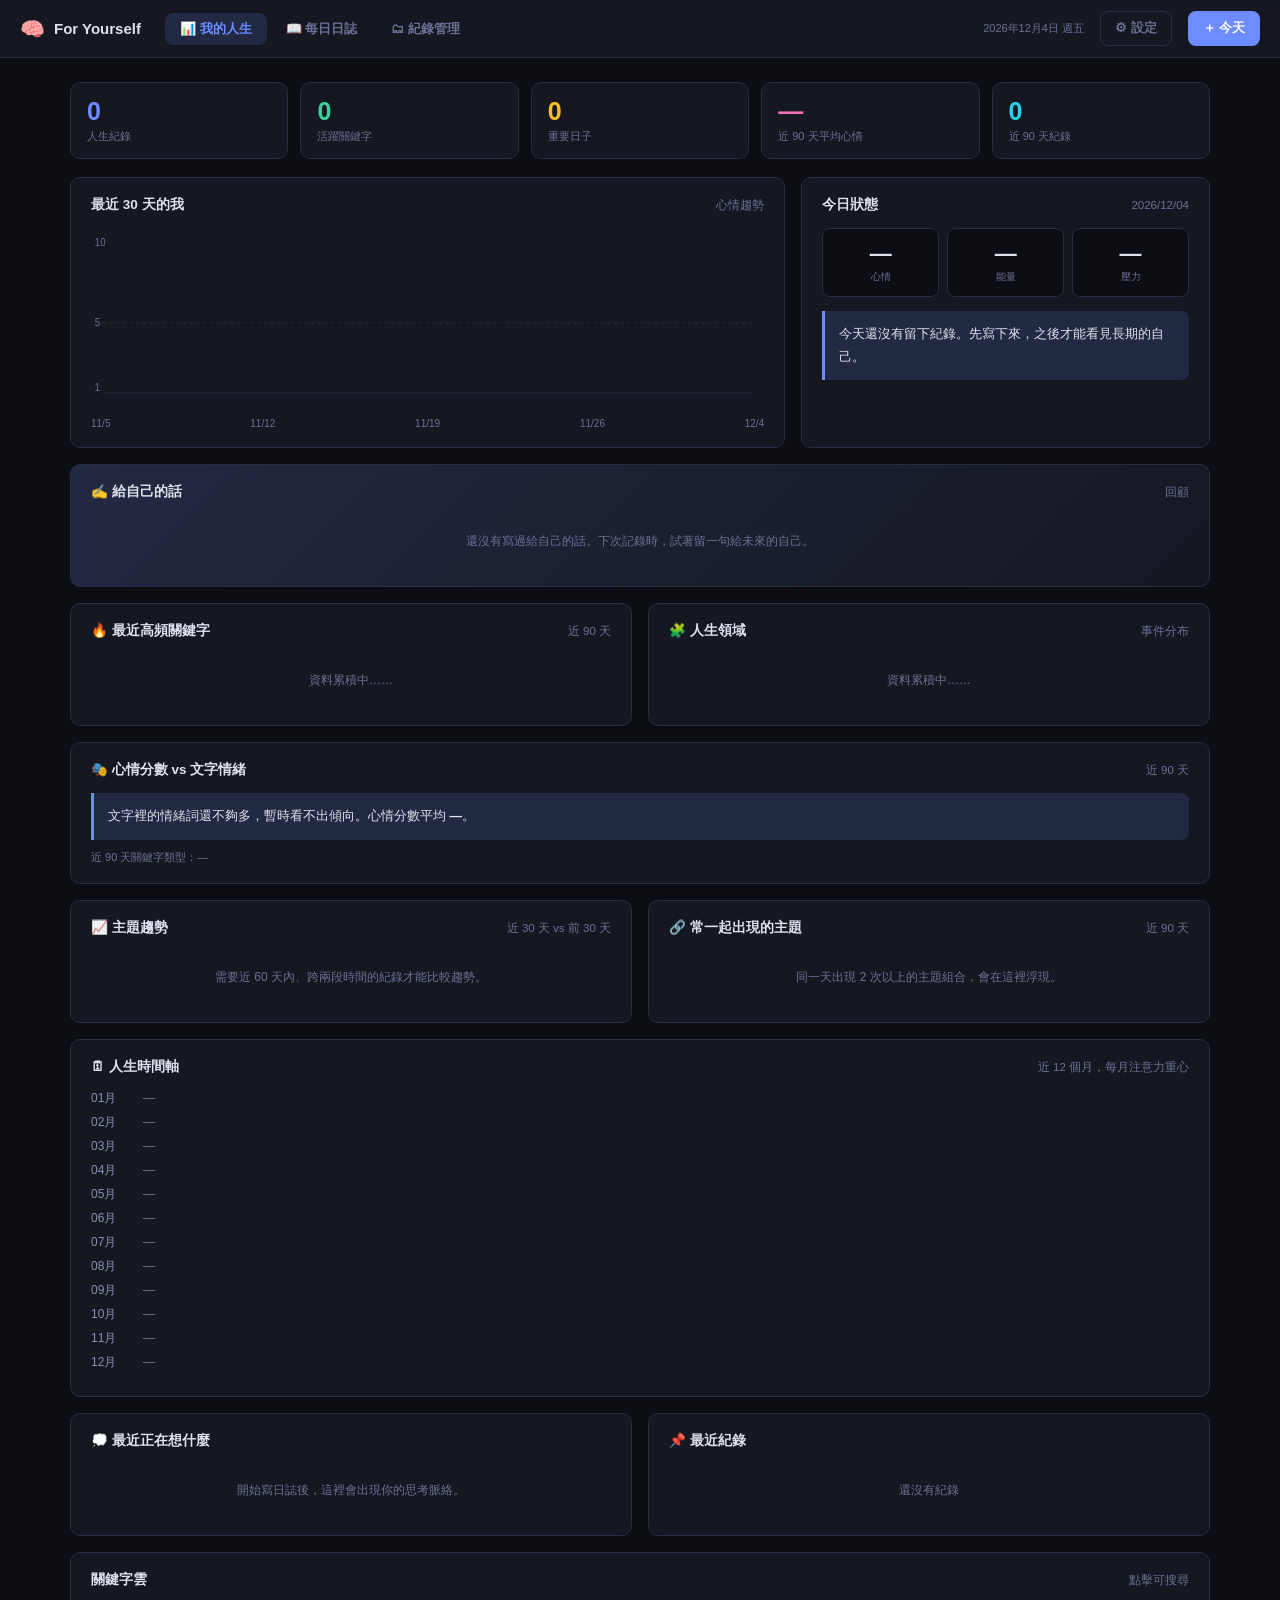
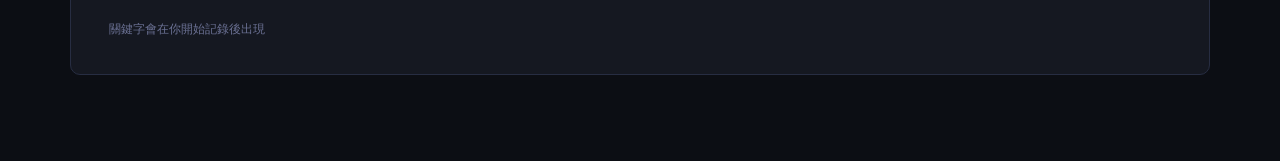
<file: app-ForYourself-DailyLifeLogV1/index.html>
<!DOCTYPE html>
<html lang="zh-Hant">
<head>
<meta charset="UTF-8">
<meta name="viewport" content="width=device-width,initial-scale=1">
<title>For Yourself｜每日人生誌</title>
<style>
:root{
  --bg:#0c0e14;--bg-card:#151821;--bg-hover:#1e2230;--bg-active:#252a3a;--bg-modal:#181c28;
  --border:#272d42;--border-focus:#4a5580;--text:#dfe2ed;--text-dim:#6b7194;
  --accent:#6c8cff;--accent-glow:rgba(108,140,255,.15);--accent-hover:#849dff;
  --danger:#f87171;--danger-bg:rgba(248,113,113,.12);--star:#fbbf24;
  --green:#34d399;--tag-bg:#1e2336;--tag-text:#8892b5;--pink:#f472b6;--cyan:#22d3ee;
  --radius:10px;--radius-sm:6px;--fast:.15s ease
}
*{margin:0;padding:0;box-sizing:border-box}
body{font-family:-apple-system,BlinkMacSystemFont,"Segoe UI",Roboto,"Noto Sans TC",sans-serif;background:var(--bg);color:var(--text);min-height:100vh}
::-webkit-scrollbar{width:8px;height:8px}::-webkit-scrollbar-thumb{background:var(--border);border-radius:4px}
.top{display:flex;align-items:center;gap:16px;padding:0 20px;height:58px;background:var(--bg-card);border-bottom:1px solid var(--border);position:sticky;top:0;z-index:50}
.brand{display:flex;align-items:center;gap:9px;font-weight:700;font-size:15px}.brand .logo{font-size:20px}
.tabs{display:flex;gap:4px;margin-left:8px}.tab{padding:7px 15px;border:0;background:none;color:var(--text-dim);font-size:13px;font-weight:600;cursor:pointer;border-radius:8px}
.tab:hover{background:var(--bg-hover);color:var(--text)}.tab.active{background:var(--accent-glow);color:var(--accent)}
.top .spacer{flex:1}.date-now{font-size:11px;color:var(--text-dim)}
.page{max-width:1180px;margin:0 auto;padding:24px 20px 70px}.view{display:none}.view.active{display:block}
.chips{display:grid;grid-template-columns:repeat(5,1fr);gap:12px;margin-bottom:18px}.chip{background:var(--bg-card);border:1px solid var(--border);border-radius:var(--radius);padding:14px 16px}
.chip .n{font-size:25px;font-weight:700}.chip .l{font-size:11px;color:var(--text-dim);margin-top:3px}.accent .n{color:var(--accent)}.green .n{color:var(--green)}.star .n{color:var(--star)}.pink .n{color:var(--pink)}.cyan .n{color:var(--cyan)}
.panel{background:var(--bg-card);border:1px solid var(--border);border-radius:var(--radius);padding:18px 20px;margin-bottom:16px}
.panel-hd{display:flex;align-items:baseline;justify-content:space-between;margin-bottom:14px}.panel-hd h3{font-size:13.5px}.sub{font-size:11.5px;color:var(--text-dim)}
.cols2{display:grid;grid-template-columns:1fr 1fr;gap:16px}@media(max-width:800px){.cols2{grid-template-columns:1fr}.chips{grid-template-columns:repeat(2,1fr)}.tabs{overflow:auto}}
.hero-grid{display:grid;grid-template-columns:1.4fr .8fr;gap:16px}@media(max-width:800px){.hero-grid{grid-template-columns:1fr}}
.hero-quote{font-size:18px;line-height:1.75;padding:8px 0 4px}.hero-quote small{display:block;color:var(--text-dim);font-size:11px;margin-top:8px}
.mood-row{display:grid;grid-template-columns:repeat(3,1fr);gap:8px}.mood-box{background:var(--bg);border:1px solid var(--border);border-radius:8px;padding:12px;text-align:center}.mood-box .v{font-size:22px;font-weight:700}.mood-box .k{font-size:10px;color:var(--text-dim);margin-top:3px}
.chart-wrap{margin-top:8px}.chart-svg{width:100%;height:190px;display:block}.axis{display:flex;justify-content:space-between;font-size:10px;color:var(--text-dim)}
.bar-row{display:flex;align-items:center;gap:10px;margin-bottom:9px;font-size:12px}.bar-row .lbl{width:78px;color:var(--tag-text);white-space:nowrap;overflow:hidden;text-overflow:ellipsis}.bar-track{flex:1;height:9px;background:var(--bg);border-radius:5px;overflow:hidden}.bar-fill{height:100%;border-radius:5px;background:linear-gradient(90deg,var(--accent),var(--cyan))}.bar-row .val{width:30px;text-align:right;color:var(--text-dim)}
.mini-list{display:flex;flex-direction:column;gap:2px}.mini-item{display:flex;align-items:center;gap:9px;padding:8px;border-radius:7px;cursor:pointer}.mini-item:hover{background:var(--bg-hover)}.dot{width:6px;height:6px;border-radius:50%;background:var(--accent);flex:none}.mini-item .t{flex:1;font-size:12.5px;white-space:nowrap;overflow:hidden;text-overflow:ellipsis}.meta{font-size:10.5px;color:var(--text-dim);flex:none}.empty-note{text-align:center;color:var(--text-dim);font-size:12px;padding:18px}
.insight{border-left:3px solid var(--accent);background:var(--accent-glow);padding:12px 14px;border-radius:0 8px 8px 0;font-size:12.5px;line-height:1.8}
.search-box{display:flex;align-items:center;background:var(--bg-card);border:1px solid var(--border);border-radius:8px;padding:0 10px;flex:1;min-width:220px}.search-box:focus-within{border-color:var(--accent)}.search-box input{flex:1;background:none;border:0;outline:0;color:var(--text);font-size:13px;padding:9px 6px}.search-box input::placeholder{color:var(--text-dim)}
.mgmt-bar{display:flex;gap:8px;align-items:center;margin-bottom:14px;flex-wrap:wrap}.sel{background:var(--bg-card);border:1px solid var(--border);border-radius:8px;color:var(--text);font-size:12px;padding:9px}.btn{padding:8px 14px;border-radius:8px;font-size:12.5px;font-weight:600;cursor:pointer;border:1px solid transparent}.btn-primary{background:var(--accent);color:#fff}.btn-primary:hover{background:var(--accent-hover)}.btn-ghost{background:none;color:var(--text-dim);border-color:var(--border)}.btn-ghost:hover{background:var(--bg-hover);color:var(--text)}.btn-danger{background:var(--danger);color:#fff}
.table-wrap{background:var(--bg-card);border:1px solid var(--border);border-radius:var(--radius);overflow:hidden}table{width:100%;border-collapse:collapse;font-size:12.5px}th{text-align:left;padding:11px 12px;color:var(--text-dim);font-size:11px;border-bottom:1px solid var(--border)}td{padding:10px 12px;border-bottom:1px solid var(--border);vertical-align:middle}tbody tr:hover{background:var(--bg-hover)}td.title{font-weight:600;max-width:320px}.tt{white-space:nowrap;overflow:hidden;text-overflow:ellipsis}.row-tags{display:flex;gap:3px;flex-wrap:wrap;margin-top:4px}.row-tag{font-size:9px;padding:1px 6px;border-radius:7px;background:var(--tag-bg);color:var(--tag-text)}.pill{font-size:9.5px;padding:2px 7px;border-radius:8px;font-weight:600}.pill.good{background:rgba(52,211,153,.12);color:var(--green)}.pill.star{background:rgba(251,191,36,.14);color:var(--star)}
.overlay{position:fixed;inset:0;background:rgba(0,0,0,.62);backdrop-filter:blur(4px);display:none;align-items:center;justify-content:center;z-index:200;padding:18px}.overlay.open{display:flex}.modal{background:var(--bg-modal);border:1px solid var(--border);border-radius:14px;width:100%;max-width:760px;max-height:92vh;display:flex;flex-direction:column;overflow:hidden}.modal-hd{display:flex;align-items:center;justify-content:space-between;padding:14px 18px;border-bottom:1px solid var(--border)}.modal-hd h3{font-size:15px}.x{background:none;border:0;color:var(--text-dim);font-size:18px;cursor:pointer}.modal-bd{padding:18px;overflow:auto}.modal-ft{display:flex;justify-content:flex-end;gap:8px;padding:12px 18px;border-top:1px solid var(--border)}
.field{margin-bottom:12px}.field label{display:block;font-size:11.5px;color:var(--text-dim);margin-bottom:5px;font-weight:600}.field input,.field textarea{width:100%;padding:9px 10px;background:var(--bg);border:1px solid var(--border);border-radius:6px;color:var(--text);font-size:13px;outline:none}.field input:focus,.field textarea:focus{border-color:var(--accent)}
.wtoolbar{display:flex;flex-wrap:wrap;gap:2px;padding:6px 8px;border:1px solid var(--border);border-bottom:0;border-radius:6px 6px 0 0;background:var(--bg)}.wtoolbar button,.wtoolbar select{height:27px;background:none;border:1px solid transparent;color:var(--text-dim);border-radius:4px;cursor:pointer}.wtoolbar button{min-width:27px}.wtoolbar button:hover,.wtoolbar select:hover{background:var(--bg-hover);color:var(--text)}.wtoolbar select{background:var(--bg-card);font-size:11px}.wsep{width:1px;height:18px;background:var(--border);margin:4px}.wed-area{border:1px solid var(--border);border-radius:0 0 6px 6px;min-height:260px;max-height:45vh;overflow:auto;padding:12px 14px;background:var(--bg);outline:none;font-size:13.5px;line-height:1.8}.wed-area:empty:before{content:'寫下今天的你……';color:var(--text-dim)}
.range-grid{display:grid;grid-template-columns:repeat(3,1fr);gap:12px}.range-grid label{font-size:11px;color:var(--text-dim)}.range-grid input{width:100%;accent-color:var(--accent)}
.toast{position:fixed;bottom:22px;left:50%;transform:translateX(-50%) translateY(15px);background:var(--bg-card);color:var(--text);padding:9px 22px;border-radius:10px;border:1px solid var(--border);font-size:12.5px;opacity:0;pointer-events:none;transition:.25s;z-index:999}.toast.show{opacity:1;transform:translateX(-50%) translateY(0)}
.tag-cloud{display:flex;flex-wrap:wrap;gap:7px}.cloud-tag{padding:5px 9px;background:var(--tag-bg);border:1px solid var(--border);border-radius:14px;font-size:11px;color:var(--tag-text);cursor:pointer}.cloud-tag:hover{border-color:var(--accent);color:var(--accent)}
.type-line{margin-top:10px;font-size:11px;color:var(--text-dim)}
.trend-row{display:flex;align-items:center;gap:10px;padding:7px 0;border-bottom:1px solid var(--border);font-size:12.5px}.trend-row:last-child{border-bottom:0}.trend-k{flex:1;color:var(--text);white-space:nowrap;overflow:hidden;text-overflow:ellipsis}.trend-badge{font-size:11px;font-weight:700;padding:2px 8px;border-radius:8px;white-space:nowrap}.tr-up{background:rgba(52,211,153,.14);color:var(--green)}.tr-down{background:var(--danger-bg);color:var(--danger)}.tr-flat{background:var(--tag-bg);color:var(--tag-text)}.trend-meta{font-size:10.5px;color:var(--text-dim);width:56px;text-align:right;white-space:nowrap}
.tl-row{display:flex;align-items:center;gap:10px;font-size:12px;margin-bottom:7px}.tl-mon{width:42px;color:var(--tag-text);flex:none}.tl-track{flex:1;height:9px;background:var(--bg);border-radius:5px;overflow:hidden}.tl-fill{height:100%;border-radius:5px;background:linear-gradient(90deg,var(--accent),var(--pink))}.tl-dom{width:64px;color:var(--text);flex:none;white-space:nowrap;overflow:hidden;text-overflow:ellipsis}.tl-n{width:30px;text-align:right;color:var(--text-dim);flex:none}.tl-empty{color:var(--text-dim)}
.settings-note{font-size:12.5px;line-height:1.8;color:var(--text-dim);margin-bottom:14px}
.lex-form{display:flex;gap:8px;flex-wrap:wrap;align-items:center}.lex-form input{flex:1;min-width:120px;padding:9px 10px;background:var(--bg);border:1px solid var(--border);border-radius:6px;color:var(--text);font-size:13px;outline:none}.lex-form input:focus{border-color:var(--accent)}.lex-form .sel{padding:9px}
.lex-hint{font-size:11px;color:var(--text-dim);margin:8px 0 4px;line-height:1.6}
.lex-list-hd{font-size:11.5px;color:var(--text-dim);margin:14px 0 8px;font-weight:600}
.lex-item{display:flex;align-items:center;gap:10px;padding:8px 10px;background:var(--bg);border:1px solid var(--border);border-radius:8px;margin-bottom:7px}
.lex-w{font-weight:600;font-size:13px;min-width:60px}
.lex-tag{font-size:10px;font-weight:700;padding:2px 8px;border-radius:8px}.lex-t-event{background:var(--accent-glow);color:var(--accent)}.lex-t-emotion{background:rgba(244,114,182,.14);color:var(--pink)}.lex-t-theme{background:rgba(34,211,238,.12);color:var(--cyan)}.lex-t-action{background:rgba(52,211,153,.14);color:var(--green)}
.lex-dom{flex:1;font-size:11.5px;color:var(--tag-text)}
.lex-del{padding:5px 11px;font-size:11.5px}
.settings-sep{height:1px;background:var(--border);margin:20px 0}
.settings-h4{font-size:14px;margin:0 0 8px}
.settings-note code{background:var(--bg);border:1px solid var(--border);border-radius:4px;padding:1px 5px;font-size:11px}
.cloud-auto{display:flex;align-items:center;gap:7px;font-size:12.5px;margin:10px 0;color:var(--text)}
.cloud-btns{display:flex;gap:8px;flex-wrap:wrap;margin-top:4px}
.cloud-status{font-size:12px;margin-top:10px;min-height:16px;color:var(--text-dim)}.cloud-status.ok{color:var(--green)}.cloud-status.err{color:var(--danger)}
.row-note{font-size:11.5px;color:var(--accent);margin-top:4px;font-style:italic;line-height:1.5}
.sn-panel{background:linear-gradient(135deg,var(--accent-glow),transparent),var(--bg-card)}
.sn-lead{font-size:11.5px;color:var(--text-dim);margin-bottom:8px}
.sn-quote{font-size:17px;line-height:1.8;font-weight:600;color:var(--text)}
.sn-quote::before{content:'“';color:var(--accent);margin-right:2px}.sn-quote::after{content:'”';color:var(--accent);margin-left:2px}

/* ============ 手機 RWD（<=640px） ============ */
@media(max-width:640px){
  /* 防止 iOS 聚焦時自動放大：表單字級 >=16px */
  input,select,textarea,.wed-area{font-size:16px !important}

  /* 頂部工具列：品牌 + 按鈕一行，分頁換到第二行可橫向捲動 */
  .top{flex-wrap:wrap;height:auto;gap:8px 10px;padding:9px 12px}
  .brand{order:0;font-size:14px}.brand .logo{font-size:18px}
  .spacer{order:1;flex:1}
  #settingsBtn{order:2}#newBtn{order:3}
  .date-now{display:none}
  .tabs{order:4;width:100%;margin-left:0;overflow-x:auto;-webkit-overflow-scrolling:touch;gap:6px}
  .tab{padding:9px 13px;font-size:13px;white-space:nowrap;flex:none}

  /* 內距與加大點擊區 */
  .page{padding:16px 12px 40px}
  .btn{padding:10px 15px}
  .chips{gap:10px}.chip{padding:12px 12px}.chip .n{font-size:22px}
  .panel{padding:15px 15px}
  .hero-quote{font-size:16px}
  .chart-svg{height:160px}

  /* 管理列：搜尋框整行，選單與按鈕平均分配 */
  .mgmt-bar{gap:8px}
  .mgmt-bar .search-box{flex:1 1 100%;min-width:0}
  .mgmt-bar .sel{flex:1 1 auto}
  .mgmt-bar .btn{flex:1 1 auto;text-align:center}

  /* 表格 -> 卡片式 */
  .table-wrap{background:none;border:0;border-radius:0;overflow:visible}
  table{font-size:13px}
  thead{display:none}
  #rows tr{display:block;background:var(--bg-card);border:1px solid var(--border);border-radius:10px;padding:12px 14px;margin-bottom:10px}
  #rows tr:hover{background:var(--bg-card)}
  #rows td{display:block;border:0;padding:2px 0;max-width:none}
  #rows td.c-date{font-size:11px;color:var(--text-dim)}
  #rows td.title{font-weight:600;font-size:14.5px;margin:2px 0 7px}
  #rows td.title .tt{white-space:normal}
  #rows td.c-metric{display:inline-block;margin-right:16px;font-size:12.5px;color:var(--text)}
  #rows td.c-metric::before{content:attr(data-label) " ";color:var(--text-dim);font-size:11px}
  #rows td.c-actions{display:flex;gap:8px;margin-top:11px}
  #rows td.c-actions .btn{flex:1;text-align:center}
  #rows td[colspan]{padding:0}

  /* Modal 改為近全螢幕 */
  .overlay{padding:0;align-items:stretch}
  .modal{max-width:none;width:100%;height:100vh;height:100dvh;max-height:100vh;max-height:100dvh;border-radius:0;border:0}
  .modal-bd{padding:14px}
  .modal-hd{padding:13px 15px}.modal-ft{padding:11px 15px}
  .modal-ft .btn{flex:1}
  .x{font-size:24px;padding:2px 6px}

  /* 編輯器工具列與內容 */
  .wtoolbar button,.wtoolbar select{height:34px}.wtoolbar button{min-width:34px}
  .wed-area{min-height:200px;max-height:none;line-height:2}
  .range-grid{gap:10px}

  /* 設定：詞庫表單堆疊、雲端按鈕整行好按 */
  .lex-form>input,.lex-form>.sel{flex:1 1 100%}
  .lex-item{flex-wrap:wrap}
  .lex-dom{flex:1 1 100%;order:5}
  .cloud-btns .btn{flex:1 1 100%}
}
/* 更窄（<=380px）：聊天氣泡型統計改單欄 */
@media(max-width:380px){
  .chips{grid-template-columns:1fr 1fr;gap:8px}
  .chip .n{font-size:20px}
  .brand{font-size:13px}
}
</style>
</head>
<body>
<div class="top">
  <div class="brand"><span class="logo">🧠</span> For Yourself</div>
  <div class="tabs">
    <button class="tab active" data-view="dashView">📊 我的人生</button>
    <button class="tab" data-view="journalView">📖 每日日誌</button>
    <button class="tab" data-view="mgmtView">🗂 紀錄管理</button>
  </div>
  <div class="spacer"></div><span class="date-now" id="now"></span>
  <button class="btn btn-ghost" id="settingsBtn">⚙ 設定</button>
  <button class="btn btn-primary" id="newBtn">＋ 今天</button>
</div>

<div class="page">
<section id="dashView" class="view active">
  <div class="chips" id="chips"></div>
  <div class="hero-grid">
    <div class="panel">
      <div class="panel-hd"><h3>最近 30 天的我</h3><span class="sub">心情趨勢</span></div>
      <svg class="chart-svg" id="moodChart" viewBox="0 0 700 190" preserveAspectRatio="none"></svg>
      <div class="axis" id="moodAxis"></div>
    </div>
    <div class="panel">
      <div class="panel-hd"><h3>今日狀態</h3><span class="sub" id="todayLabel"></span></div>
      <div class="mood-row">
        <div class="mood-box"><div class="v" id="todayMood">—</div><div class="k">心情</div></div>
        <div class="mood-box"><div class="v" id="todayEnergy">—</div><div class="k">能量</div></div>
        <div class="mood-box"><div class="v" id="todayStress">—</div><div class="k">壓力</div></div>
      </div>
      <div style="height:14px"></div><div class="insight" id="dailyInsight">寫下今天，系統才有資料可以認識你。</div>
    </div>
  </div>
  <div class="panel sn-panel"><div class="panel-hd"><h3>✍ 給自己的話</h3><span class="sub">回顧</span></div><div id="selfNote"></div></div>
  <div class="cols2">
    <div class="panel"><div class="panel-hd"><h3>🔥 最近高頻關鍵字</h3><span class="sub">近 90 天</span></div><div id="keywordBars"></div></div>
    <div class="panel"><div class="panel-hd"><h3>🧩 人生領域</h3><span class="sub">事件分布</span></div><div id="categoryBars"></div></div>
  </div>
  <div class="panel"><div class="panel-hd"><h3>🎭 心情分數 vs 文字情緒</h3><span class="sub">近 90 天</span></div><div id="moodEmotion"></div></div>
  <div class="cols2">
    <div class="panel"><div class="panel-hd"><h3>📈 主題趨勢</h3><span class="sub">近 30 天 vs 前 30 天</span></div><div id="trends"></div></div>
    <div class="panel"><div class="panel-hd"><h3>🔗 常一起出現的主題</h3><span class="sub">近 90 天</span></div><div id="cooc"></div></div>
  </div>
  <div class="panel"><div class="panel-hd"><h3>🗓 人生時間軸</h3><span class="sub">近 12 個月，每月注意力重心</span></div><div id="timeline"></div></div>
  <div class="cols2">
    <div class="panel"><div class="panel-hd"><h3>💭 最近正在想什麼</h3></div><div id="thinking"></div></div>
    <div class="panel"><div class="panel-hd"><h3>📌 最近紀錄</h3></div><div class="mini-list" id="recentList"></div></div>
  </div>
  <div class="panel"><div class="panel-hd"><h3>關鍵字雲</h3><span class="sub">點擊可搜尋</span></div><div class="tag-cloud" id="cloud"></div></div>
</section>

<section id="journalView" class="view">
  <div class="panel">
    <div class="panel-hd"><h3>📖 每日日誌</h3><span class="sub">不用寫得漂亮，只要留下真實的你</span></div>
    <div class="search-box" style="max-width:100%"><span>🔍</span><input id="journalSearch" placeholder="搜尋關鍵字，例如：工作、自由、股票、焦慮……"></div>
  </div>
  <div id="journalList"></div>
</section>

<section id="mgmtView" class="view">
  <div class="mgmt-bar">
    <div class="search-box"><span>🔍</span><input id="mSearch" placeholder="搜尋內容、標題、關鍵字、領域……"></div>
    <select id="mCategory" class="sel"><option value="">全部領域</option></select>
    <button class="btn btn-primary" id="mNew">＋ 新增紀錄</button>
    <button class="btn btn-ghost" id="exportBtn">匯出 JSON</button>
    <button class="btn btn-ghost" id="importBtn">匯入 JSON</button>
    <input type="file" id="importFile" accept="application/json,.json" style="display:none">
  </div>
  <div class="table-wrap">
    <table><thead><tr><th>日期</th><th>標題 / 關鍵字</th><th>心情</th><th>能量</th><th>壓力</th><th>操作</th></tr></thead><tbody id="rows"></tbody></table>
  </div>
</section>
</div>

<div class="overlay" id="editOverlay">
<div class="modal">
  <div class="modal-hd"><h3 id="editTitle">今天的我</h3><button class="x" data-close="editOverlay">✕</button></div>
  <div class="modal-bd">
    <div class="field"><label>日期</label><input id="fDate" type="date"></div>
    <div class="field"><label>標題</label><input id="fTitle" placeholder="例如：今天突然想明白了一件事"></div>
    <div class="field"><label>今天發生了什麼？</label>
      <div class="wtoolbar" id="toolbar">
        <button data-cmd="bold"><b>B</b></button><button data-cmd="italic"><i>I</i></button><button data-cmd="underline"><u>U</u></button>
        <span class="wsep"></span><button data-cmd="insertUnorderedList">• 清單</button><button data-cmd="insertOrderedList">1. 清單</button>
        <button data-cmd="formatBlock" data-val="H2">H2</button><button data-cmd="formatBlock" data-val="BLOCKQUOTE">引用</button>
      </div>
      <div id="edArea" class="wed-area" contenteditable="true"></div>
    </div>
    <div class="field"><label>✍ 給自己的一句話 <small>（可選；今天想對自己說的一句話）</small></label><input id="fNote" placeholder="例如：慢一點沒關係，你已經在往前走了。"></div>
    <div class="range-grid">
      <div><label>心情 <b id="moodVal">5</b>/10</label><input id="fMood" type="range" min="1" max="10" value="5"></div>
      <div><label>能量 <b id="energyVal">5</b>/10</label><input id="fEnergy" type="range" min="1" max="10" value="5"></div>
      <div><label>壓力 <b id="stressVal">5</b>/10</label><input id="fStress" type="range" min="1" max="10" value="5"></div>
    </div>
    <div class="field" style="margin-top:14px"><label>自訂關鍵字 <small>（可選；系統也會自動分析）</small></label><input id="fTags" placeholder="工作, 自由, 未來"></div>
    <label style="font-size:12px"><input id="fStar" type="checkbox"> ⭐ 重要的一天</label>
  </div>
  <div class="modal-ft"><button class="btn btn-ghost" data-close="editOverlay">取消</button><button class="btn btn-primary" id="saveBtn">儲存今天</button></div>
</div>
</div>

<div class="overlay" id="settingsOverlay">
<div class="modal">
  <div class="modal-hd"><h3>⚙ 設定 · 我的詞庫</h3><button class="x" data-close="settingsOverlay">✕</button></div>
  <div class="modal-bd">
    <p class="settings-note">系統會自動分析每篇日誌的關鍵字。內建詞庫已涵蓋常見主題，你可以在這裡補上自己常用、但系統還抓不到的詞。<b>新增或刪除後會立刻重新分析所有紀錄。</b></p>
    <div class="lex-form">
      <input id="lexWord" placeholder="要新增的詞，例如：冥想">
      <select id="lexType" class="sel">
        <option value="event">事件</option>
        <option value="emotion">情緒</option>
        <option value="theme">議題</option>
        <option value="action">行動</option>
      </select>
      <input id="lexDomain" list="lexDomainList" placeholder="歸到哪個領域，例如：興趣">
      <select id="lexPolarity" class="sel" style="display:none">
        <option value="正面">正面情緒</option>
        <option value="負面">負面情緒</option>
      </select>
      <button class="btn btn-primary" id="lexAdd">新增</button>
    </div>
    <datalist id="lexDomainList"></datalist>
    <div class="lex-hint" id="lexHint">「情緒」類請選正面／負面，才能算進「心情 vs 文字情緒」的對照；其他類型請填領域（會影響人生領域與時間軸）。</div>
    <div id="lexList"></div>

    <div class="settings-sep"></div>
    <h4 class="settings-h4">☁ 雲端同步 · Google Sheet</h4>
    <p class="settings-note">把紀錄同步到你自己的 Google 試算表（需先部署 Apps Script，步驟見 <code>Code.gs</code>）。資料只存在你的試算表裡。</p>
    <div class="field"><label>Web App 網址 <small>（結尾 /exec）</small></label><input id="cloudUrl" placeholder="https://script.google.com/macros/s/.../exec"></div>
    <div class="field" style="margin-top:8px"><label>Token <small>（要和 Code.gs 裡的完全一致）</small></label><input id="cloudToken" placeholder="你在 Code.gs 設的那串"></div>
    <label class="cloud-auto"><input id="cloudAuto" type="checkbox"> 儲存 / 刪除時自動同步到雲端</label>
    <div class="cloud-btns">
      <button class="btn btn-ghost" id="cloudTest">測試連線</button>
      <button class="btn btn-ghost" id="cloudUp">⬆ 全部上傳</button>
      <button class="btn btn-ghost" id="cloudDown">⬇ 從雲端下載（合併）</button>
    </div>
    <div class="cloud-status" id="cloudStatus"></div>
  </div>
  <div class="modal-ft"><button class="btn btn-ghost" data-close="settingsOverlay">關閉</button></div>
</div>
</div>
<div class="toast" id="toast"></div>

<script>
'use strict';

const LS_KEY='for_yourself_journal_v1';
const LS_LEX='for_yourself_lexicon_v1';
const LS_CLOUD='for_yourself_cloud_v1';
let entries=[],editingId=null,userLex=[],cloud={url:'',token:'',auto:false};

/* 分型詞庫：type=事件/情緒/議題/行動；domain=顯示用的人生領域。
   結構 LEX_DEF[type][domain]=[詞...]，其中詞可為字串，或 [詞,[陷阱詞...]]。
   陷阱詞：計數前會把這些複合詞先遮掉，避免「累」被「累積」誤判。 */
const LEX_DEF={
  event:{
    '工作':['工作','上班','主管','老闆','同事','同仁','公司','職場','加班','任務','專案','會議','客戶','面試'],
    '金錢':['薪水','收入','存款','債務','帳單','花費','消費','房租','貸款','賺錢'],
    '理財':['股票','股價','基金','ETF','大盤','加密','比特幣'],
    '人際':['朋友','家人','父母','爸媽','兄弟','姊妹','伴侶','另一半','女友','男友','同學','聚會','聊天','吵架'],
    '身體':['睡眠','失眠','運動','健身','生病','感冒','頭痛','胃痛','脹氣','疲勞','飲食','身體'],
    '興趣':['程式','寫作','閱讀','看書','旅行','健行','爬山','攝影','電影','音樂','遊戲','追劇','研究']
  },
  emotion:{
    '正面':['開心','快樂','幸福','期待','興奮','平靜','放鬆','滿足','感動','踏實','有精神','充實','自在'],
    '負面':['焦慮','煩躁','心煩',['煩',['麻煩','煩躁','心煩','煩惱','不耐煩']],'生氣','憤怒','難過','悲傷','失望','沮喪','疲累',['累',['累積','積累','連累','拖累','累計','日積月累','牽累','疲累','勞累','累壞']],'厭倦','厭煩','孤單','空虛','無力','委屈','緊張','害怕','恐懼']
  },
  theme:{
    '人生議題':['自由','未來','人生','方向','目標','意義','自我','選擇','關係','安全感','成長','價值','夢想','初衷','重心']
  },
  action:{
    '行動':['開始','停止','改變','決定','嘗試','放棄','離職','換工作','投資','購買','戒掉','戒菸','戒酒','報名','規劃','計畫','堅持','努力']
  }
};
const TYPE_LABEL={event:'事件',emotion:'情緒',theme:'議題',action:'行動'};
/* 攤平內建詞庫成查詢清單：{w, type, domain, traps} */
const BUILTIN_LEX=(()=>{
  const out=[];
  for(const type in LEX_DEF)for(const domain in LEX_DEF[type])for(const item of LEX_DEF[type][domain]){
    if(Array.isArray(item))out.push({w:item[0],type,domain,traps:item[1]||[]});
    else out.push({w:item,type,domain,traps:[]});
  }
  return out;
})();
let LEXICON=[];
/* 合併內建 + 使用者自訂詞。以「詞」去重，使用者的定義會覆蓋內建（可重新分類），且避免同一個詞被重複計數。 */
function buildLexicon(){
  const map=new Map();
  for(const it of BUILTIN_LEX)map.set(it.w,it);
  for(const it of userLex){if(it&&it.w)map.set(it.w,{w:it.w,type:it.type||'event',domain:it.domain||'自訂',traps:[]});}
  LEXICON=[...map.values()];
  _anaCache.clear();   // 詞庫變了，舊的分析快取全部作廢
}

function load(){
  try{entries=JSON.parse(localStorage.getItem(LS_KEY)||'[]')||[]}catch(e){entries=[]}
  try{userLex=JSON.parse(localStorage.getItem(LS_LEX)||'[]')||[]}catch(e){userLex=[]}
  try{cloud=Object.assign({url:'',token:'',auto:false},JSON.parse(localStorage.getItem(LS_CLOUD)||'{}'))}catch(e){cloud={url:'',token:'',auto:false}}
  buildLexicon();
}
function save(){localStorage.setItem(LS_KEY,JSON.stringify(entries))}
function saveLex(){localStorage.setItem(LS_LEX,JSON.stringify(userLex))}
function saveCloud(){localStorage.setItem(LS_CLOUD,JSON.stringify(cloud))}
function id(){return 'j_'+Date.now().toString(36)+'_'+Math.random().toString(36).slice(2,7)}
function localDate(d){return `${d.getFullYear()}-${String(d.getMonth()+1).padStart(2,'0')}-${String(d.getDate()).padStart(2,'0')}`}
function today(){return localDate(new Date())}
function textOf(html){const d=document.createElement('div');d.innerHTML=html||'';return d.innerText||d.textContent||''}
function esc(s){return String(s??'').replace(/&/g,'&amp;').replace(/</g,'&lt;').replace(/>/g,'&gt;').replace(/"/g,'&quot;')}
function fmtDate(s){if(!s)return '—';const d=new Date(s+'T00:00:00');return `${d.getFullYear()}/${String(d.getMonth()+1).padStart(2,'0')}/${String(d.getDate()).padStart(2,'0')}`}
function ago(s){const d=Math.floor((Date.now()-new Date(s+'T00:00:00'))/86400000);return d<=0?'今天':d===1?'昨天':d+' 天前'}
/* 計算 word 在 text 中的實際出現次數；traps 內的複合詞會先被同長度遮罩，避免子字串誤判 */
function countWord(text,word,traps){
  let masked=text;
  if(traps&&traps.length)for(const t of traps)masked=masked.split(t).join('\u0000'.repeat(t.length));
  let n=0,i=0;
  while((i=masked.indexOf(word,i))!==-1){n++;i+=word.length;}
  return n;
}
function analyze(content,customTags=[]){
  const text=textOf(content);
  const counts={},kwType={},kwDomain={};
  for(const {w,type,domain,traps} of LEXICON){
    const n=countWord(text,w,traps);
    if(n){counts[w]=(counts[w]||0)+n;kwType[w]=type;kwDomain[w]=domain;}
  }
  // 自訂關鍵字：至少計 1 次，並在內文中補算實際出現次數；歸為「事件／自訂」
  for(const raw of customTags){
    const w=raw.trim();if(!w)continue;
    const n=countWord(text,w,[]);
    counts[w]=(counts[w]||0)+Math.max(1,n);
    if(!kwType[w]){kwType[w]='event';kwDomain[w]='自訂';}
  }
  return {counts,kwType,kwDomain};
}
const _anaCache=new Map();
function ensureAnalysis(e){
  const sig=(e.updated||0)+'|'+((e.content||'').length)+'|'+((e.selfNote||'').length)+'|'+((e.customTags||[]).join(','));
  const hit=_anaCache.get(e.id);
  if(hit&&hit.sig===sig){Object.assign(e,hit.res);return e;}
  const {counts,kwType,kwDomain}=analyze((e.content||'')+' '+esc(e.selfNote||''),e.customTags||[]);
  const domainCount={},typeCount={event:0,emotion:0,theme:0,action:0};
  for(const [w,n] of Object.entries(counts)){
    domainCount[kwDomain[w]]=(domainCount[kwDomain[w]]||0)+n;
    typeCount[kwType[w]]=(typeCount[kwType[w]]||0)+n;
  }
  const res={
    counts,                                   // {詞: 次數}
    keywords:Object.keys(counts),             // 去重後的關鍵字（給搜尋/雲/列表用）
    kwType,kwDomain,                          // 每個詞的類型與領域
    typeCount,                                // {event,emotion,theme,action} 次數
    domainCount,                              // {領域: 次數}
    categories:Object.entries(domainCount).sort((a,b)=>b[1]-a[1]).map(x=>x[0]), // 領域（沿用舊欄位）
    emotions:Object.keys(counts).filter(w=>kwType[w]==='emotion'),
    posCount:Object.entries(counts).reduce((s,[w,n])=>s+(kwDomain[w]==='正面'?n:0),0),
    negCount:Object.entries(counts).reduce((s,[w,n])=>s+(kwDomain[w]==='負面'?n:0),0)
  };
  _anaCache.set(e.id,{sig,res});
  Object.assign(e,res);
  return e;
}
function openEdit(e=null){
  editingId=e?.id||null;
  document.getElementById('editTitle').textContent=e?'編輯人生紀錄':'今天的我';
  document.getElementById('fDate').value=e?.date||today();
  document.getElementById('fTitle').value=e?.title||'';
  document.getElementById('edArea').innerHTML=e?.content||'';
  document.getElementById('fMood').value=e?.mood||5;
  document.getElementById('fEnergy').value=e?.energy||5;
  document.getElementById('fStress').value=e?.stress||5;
  document.getElementById('fTags').value=(e?.customTags||[]).join(', ');
  document.getElementById('fNote').value=e?.selfNote||'';
  document.getElementById('fStar').checked=!!e?.star;
  syncRanges();document.getElementById('editOverlay').classList.add('open');
}
function closeEdit(){document.getElementById('editOverlay').classList.remove('open')}
function syncRanges(){
  ['Mood','Energy','Stress'].forEach(x=>document.getElementById(x.toLowerCase()+'Val').textContent=document.getElementById('f'+x).value)
}
document.querySelectorAll('input[type=range]').forEach(x=>x.addEventListener('input',syncRanges));
document.getElementById('saveBtn').onclick=()=>{
  const content=document.getElementById('edArea').innerHTML.trim();
  if(!content)return toast('請先寫下今天的內容');
  const date=document.getElementById('fDate').value||today();
  const custom=document.getElementById('fTags').value.split(/[,，]/).map(x=>x.trim()).filter(Boolean);
  let e=editingId?entries.find(x=>x.id===editingId):null;
  if(!e){e={id:id(),created:Date.now()};entries.push(e)}
  Object.assign(e,{date,title:document.getElementById('fTitle').value.trim()||'今天的我',content,
    mood:+document.getElementById('fMood').value,energy:+document.getElementById('fEnergy').value,
    stress:+document.getElementById('fStress').value,customTags:custom,selfNote:document.getElementById('fNote').value.trim(),star:document.getElementById('fStar').checked,updated:Date.now()});
  ensureAnalysis(e);save();closeEdit();renderAll();autoPush(e);toast(editingId?'已更新這一天':'今天已記錄');
};
document.querySelectorAll('[data-close]').forEach(x=>x.onclick=()=>document.getElementById(x.dataset.close).classList.remove('open'));
document.getElementById('editOverlay').onclick=e=>{if(e.target.id==='editOverlay')closeEdit()}
document.getElementById('settingsOverlay').onclick=e=>{if(e.target.id==='settingsOverlay')closeSettings()}
document.getElementById('settingsBtn').onclick=openSettings;
document.getElementById('newBtn').onclick=()=>openEdit();
document.getElementById('mNew').onclick=()=>openEdit();

/* ---- 設定：我的詞庫 ---- */
function openSettings(){
  renderLexList();
  document.getElementById('cloudUrl').value=cloud.url||'';
  document.getElementById('cloudToken').value=cloud.token||'';
  document.getElementById('cloudAuto').checked=!!cloud.auto;
  cloudStatus('');
  document.getElementById('settingsOverlay').classList.add('open');
}
function closeSettings(){document.getElementById('settingsOverlay').classList.remove('open')}
function lexDomains(){
  const s=new Set(BUILTIN_LEX.map(x=>x.domain));userLex.forEach(x=>s.add(x.domain));
  return [...s].filter(d=>d!=='正面'&&d!=='負面').sort();
}
function renderLexList(){
  document.getElementById('lexDomainList').innerHTML=lexDomains().map(d=>`<option value="${esc(d)}">`).join('');
  const el=document.getElementById('lexList');
  if(!userLex.length){el.innerHTML='<div class="empty-note">還沒有自訂詞。內建詞庫已涵蓋常見主題，這裡用來補上你個人化的詞。</div>';return;}
  el.innerHTML='<div class="lex-list-hd">你的自訂詞（'+userLex.length+'）</div>'+userLex.map((it,i)=>`<div class="lex-item">
    <span class="lex-w">${esc(it.w)}</span>
    <span class="lex-tag lex-t-${esc(it.type)}">${TYPE_LABEL[it.type]||'事件'}</span>
    <span class="lex-dom">${esc(it.domain)}</span>
    <button class="btn btn-danger lex-del" data-i="${i}">刪除</button>
  </div>`).join('');
  el.querySelectorAll('.lex-del').forEach(b=>b.onclick=()=>removeLex(+b.dataset.i));
}
function addLex(){
  const w=document.getElementById('lexWord').value.trim();
  const type=document.getElementById('lexType').value;
  const domain=type==='emotion'?document.getElementById('lexPolarity').value:(document.getElementById('lexDomain').value.trim()||'自訂');
  if(!w)return toast('請先輸入要新增的詞');
  if(w.length>12)return toast('詞太長了，建議用簡短的關鍵字');
  if(userLex.some(x=>x.w===w))return toast('這個詞已經在你的詞庫裡了');
  if(BUILTIN_LEX.some(x=>x.w===w)&&!confirm(`「${w}」內建詞庫已經有了。\n繼續會用你的分類覆蓋內建設定，要繼續嗎？`))return;
  userLex.push({w,type,domain});
  saveLex();buildLexicon();
  document.getElementById('lexWord').value='';
  renderLexList();renderAll();
  toast(`已新增「${w}」，並重新分析了所有紀錄`);
}
function removeLex(i){
  const it=userLex[i];if(!it)return;
  userLex.splice(i,1);saveLex();buildLexicon();renderLexList();renderAll();
  toast(`已移除「${it.w}」`);
}
document.getElementById('lexType').onchange=function(){
  const emo=this.value==='emotion';
  document.getElementById('lexDomain').style.display=emo?'none':'';
  document.getElementById('lexPolarity').style.display=emo?'':'none';
};
document.getElementById('lexAdd').onclick=addLex;
document.getElementById('lexWord').addEventListener('keydown',e=>{if(e.key==='Enter')addLex()});

/* ---- 雲端同步 ---- */
function slimEntry(e){return {id:e.id,date:e.date,title:e.title,content:e.content,mood:e.mood,energy:e.energy,stress:e.stress,customTags:e.customTags||[],selfNote:e.selfNote||'',star:!!e.star,created:e.created,updated:e.updated};}
function readCloudInputs(){
  cloud.url=document.getElementById('cloudUrl').value.trim();
  cloud.token=document.getElementById('cloudToken').value.trim();
  cloud.auto=document.getElementById('cloudAuto').checked;
  saveCloud();
}
function cloudStatus(msg,kind){const el=document.getElementById('cloudStatus');if(el){el.textContent=msg;el.className='cloud-status '+(kind||'');}}
async function cloudPost(payload){
  if(!cloud.url)throw new Error('尚未設定 Web App 網址');
  const res=await fetch(cloud.url,{method:'POST',headers:{'Content-Type':'text/plain;charset=utf-8'},body:JSON.stringify(Object.assign({token:cloud.token},payload))});
  const data=await res.json();
  if(!data.ok)throw new Error(data.error||'雲端回應失敗');
  return data;
}
async function cloudGet(action){
  if(!cloud.url)throw new Error('尚未設定 Web App 網址');
  const u=cloud.url+(cloud.url.includes('?')?'&':'?')+'action='+encodeURIComponent(action)+'&token='+encodeURIComponent(cloud.token);
  const res=await fetch(u);
  const data=await res.json();
  if(!data.ok)throw new Error(data.error||'雲端回應失敗');
  return data;
}
/* 儲存 / 刪除時的自動同步（fire-and-forget，不阻擋 UI） */
function autoPush(e){if(!cloud.auto||!cloud.url)return;cloudPost({action:'upsert',entry:slimEntry(e)}).catch(err=>toast('雲端同步失敗：'+err.message));}
function autoDelete(id){if(!cloud.auto||!cloud.url)return;cloudPost({action:'delete',id}).catch(err=>toast('雲端刪除失敗：'+err.message));}
/* 合併雲端資料進本地：同 id 取 updated 較新者，不刪除本地 */
function mergeEntries(incoming){
  const byId=new Map(entries.map(e=>[e.id,e]));let added=0,updated=0;
  incoming.forEach(raw=>{
    if(!raw||!raw.id||!raw.date)return;
    const cur=byId.get(raw.id);
    if(!cur){byId.set(raw.id,raw);added++;}
    else if((raw.updated||0)>(cur.updated||0)){byId.set(raw.id,raw);updated++;}
  });
  entries=[...byId.values()];entries.forEach(ensureAnalysis);save();renderAll();
  return {added,updated};
}
document.getElementById('cloudTest').onclick=async()=>{
  readCloudInputs();cloudStatus('測試中…');
  try{await cloudGet('ping');cloudStatus('✓ 連線成功','ok');toast('雲端連線成功');}
  catch(err){cloudStatus('✗ '+err.message,'err');}
};
document.getElementById('cloudUp').onclick=async()=>{
  readCloudInputs();if(!entries.length)return toast('目前沒有紀錄可上傳');
  cloudStatus('上傳中…');
  try{const r=await cloudPost({action:'bulkUpsert',entries:entries.map(slimEntry)});cloudStatus(`✓ 已上傳 ${r.count} 筆`,'ok');toast(`已上傳 ${r.count} 筆到雲端`);}
  catch(err){cloudStatus('✗ '+err.message,'err');}
};
document.getElementById('cloudDown').onclick=async()=>{
  readCloudInputs();cloudStatus('下載中…');
  try{const r=await cloudGet('list');const m=mergeEntries(r.entries||[]);cloudStatus(`✓ 下載完成：新增 ${m.added}、更新 ${m.updated}`,'ok');toast(`已從雲端合併：新增 ${m.added}、更新 ${m.updated}`);renderLexList();}
  catch(err){cloudStatus('✗ '+err.message,'err');}
};
document.getElementById('cloudAuto').onchange=readCloudInputs;
document.getElementById('cloudUrl').addEventListener('change',readCloudInputs);
document.getElementById('cloudToken').addEventListener('change',readCloudInputs);

document.querySelectorAll('.tab').forEach(t=>t.onclick=()=>{
  document.querySelectorAll('.tab').forEach(x=>x.classList.remove('active'));
  document.querySelectorAll('.view').forEach(x=>x.classList.remove('active'));
  t.classList.add('active');document.getElementById(t.dataset.view).classList.add('active');
});

function renderDashboard(){
  entries.forEach(ensureAnalysis);
  const now=new Date(), cutoff=new Date();cutoff.setDate(now.getDate()-89);
  const recent=entries.filter(e=>new Date(e.date+'T00:00:00')>=cutoff);
  const todayE=entries.find(e=>e.date===today());
  const keywords={},cats={};
  recent.forEach(e=>{for(const [k,n] of Object.entries(e.counts||{}))keywords[k]=(keywords[k]||0)+n;});
  recent.forEach(e=>{for(const [k,n] of Object.entries(e.domainCount||{}))cats[k]=(cats[k]||0)+n;});
  const avgMood=recent.length?(recent.reduce((s,e)=>s+(e.mood||0),0)/recent.length).toFixed(1):'—';
  document.getElementById('chips').innerHTML=`
    <div class="chip accent"><div class="n">${entries.length}</div><div class="l">人生紀錄</div></div>
    <div class="chip green"><div class="n">${new Set(recent.flatMap(e=>e.keywords||[])).size}</div><div class="l">活躍關鍵字</div></div>
    <div class="chip star"><div class="n">${entries.filter(e=>e.star).length}</div><div class="l">重要日子</div></div>
    <div class="chip pink"><div class="n">${avgMood}</div><div class="l">近 90 天平均心情</div></div>
    <div class="chip cyan"><div class="n">${recent.length}</div><div class="l">近 90 天紀錄</div></div>`;
  document.getElementById('todayLabel').textContent=fmtDate(today());
  document.getElementById('todayMood').textContent=todayE?todayE.mood:'—';
  document.getElementById('todayEnergy').textContent=todayE?todayE.energy:'—';
  document.getElementById('todayStress').textContent=todayE?todayE.stress:'—';
  document.getElementById('dailyInsight').textContent=todayE?buildInsight(todayE):'今天還沒有留下紀錄。先寫下來，之後才能看見長期的自己。';
  drawMood();
  renderBars('keywordBars',keywords,8);renderBars('categoryBars',cats,7);
  renderThinking(recent,keywords);renderRecent();renderCloud(keywords);
  renderMoodEmotion(recent,avgMood);
  renderTrends();renderCooc(recent);renderTimeline();
  renderSelfNote(todayE);
}
/* 回顧：你曾對自己說過的一句話（今天有寫就顯示今天的，否則從過去挑一則） */
function renderSelfNote(todayE){
  const el=document.getElementById('selfNote');if(!el)return;
  const withNote=entries.filter(e=>e.selfNote&&e.selfNote.trim());
  if(!withNote.length){el.innerHTML='<div class="empty-note">還沒有寫過給自己的話。下次記錄時，試著留一句給未來的自己。</div>';return;}
  let pick,lead;
  if(todayE&&todayE.selfNote&&todayE.selfNote.trim()){pick=todayE;lead='今天你對自己說：';}
  else{const past=withNote.filter(e=>e.date!==today());const pool=past.length?past:withNote;pick=pool[Math.floor(Math.random()*pool.length)];lead=`${fmtDate(pick.date)}，你曾對自己說：`;}
  el.innerHTML=`<div class="sn-lead">${lead}</div><div class="sn-quote">${esc(pick.selfNote)}</div>`;
}
/* issue 6：心情分數 vs 文字情緒的落差偵測 */
function renderMoodEmotion(recent,avgMood){
  const el=document.getElementById('moodEmotion');if(!el)return;
  const pos=recent.reduce((s,e)=>s+(e.posCount||0),0),neg=recent.reduce((s,e)=>s+(e.negCount||0),0);
  const total=pos+neg;
  const tc={event:0,emotion:0,theme:0,action:0};
  recent.forEach(e=>{for(const k in tc)tc[k]+=(e.typeCount?.[k]||0);});
  const typeLine=Object.entries(tc).filter(([,n])=>n).map(([k,n])=>`${TYPE_LABEL[k]} ${n}`).join(' · ')||'—';
  let msg;
  if(total<3){
    msg=`文字裡的情緒詞還不夠多，暫時看不出傾向。心情分數平均 <b>${avgMood}</b>。`;
  }else{
    const negRatio=neg/total, moodNum=parseFloat(avgMood);
    if(moodNum>=7&&negRatio>=0.6){
      msg=`心情分數偏高（平均 <b>${avgMood}</b>），但文字裡的情緒多半是<b>負面</b>的（負面 ${neg} : 正面 ${pos}）。分數和文字的落差，往往比分數本身更值得看一眼。`;
    }else if(moodNum<=4&&negRatio<=0.4&&pos>0){
      msg=`心情分數偏低（平均 <b>${avgMood}</b>），但文字裡卻常出現<b>正面</b>字眼（正面 ${pos} : 負面 ${neg}）。也許某些讓你有能量的事，被你低估了。`;
    }else{
      msg=`心情分數平均 <b>${avgMood}</b>，文字情緒 正面 ${pos} : 負面 ${neg}，兩者方向一致。`;
    }
  }
  el.innerHTML=`<div class="insight">${msg}</div><div class="type-line">近 90 天關鍵字類型：${typeLine}</div>`;
}
/* section 4：主題趨勢（近 N 天 vs 前 N 天） */
function renderTrends(){
  const el=document.getElementById('trends');if(!el)return;
  const N=30, now=new Date();
  const startCur=new Date(now);startCur.setDate(now.getDate()-N+1);
  const startPrev=new Date(now);startPrev.setDate(now.getDate()-2*N+1);
  const cur={},prev={};
  entries.forEach(e=>{
    const d=new Date(e.date+'T00:00:00');
    const bucket=d>=startCur?cur:(d>=startPrev?prev:null);
    if(!bucket)return;
    for(const [k,n] of Object.entries(e.counts||{}))bucket[k]=(bucket[k]||0)+n;
  });
  const keys=new Set([...Object.keys(cur),...Object.keys(prev)]);
  const rows=[];
  keys.forEach(k=>{
    const c=cur[k]||0,p=prev[k]||0;if(c+p<3)return; // 過濾雜訊
    let pct,tag;
    if(p===0){pct=null;tag='new';}
    else{pct=Math.round((c-p)/p*100);tag=pct>0?'up':(pct<0?'down':'flat');}
    rows.push({k,c,p,pct,tag,delta:c-p});
  });
  rows.sort((a,b)=>Math.abs(b.delta)-Math.abs(a.delta));
  const top=rows.slice(0,8);
  el.innerHTML=top.length?top.map(r=>{
    const arrow=r.tag==='new'?'✦':(r.tag==='up'?'↑':(r.tag==='down'?'↓':'→'));
    const cls=r.tag==='down'?'tr-down':(r.tag==='flat'?'tr-flat':'tr-up');
    const label=r.tag==='new'?'新出現':(r.pct>0?'+'+r.pct+'%':r.pct+'%');
    return `<div class="trend-row"><span class="trend-k">${esc(r.k)}</span><span class="trend-badge ${cls}">${arrow} ${label}</span><span class="trend-meta">${r.p} → ${r.c}</span></div>`;
  }).join(''):`<div class="empty-note">需要近 ${2*N} 天內、跨兩段時間的紀錄才能比較趨勢。</div>`;
}
/* section 6：關鍵字共現（哪些主題常一起出現） */
function renderCooc(recent){
  const el=document.getElementById('cooc');if(!el)return;
  const pair={};
  recent.forEach(e=>{
    const ks=Object.keys(e.counts||{});
    for(let i=0;i<ks.length;i++)for(let j=i+1;j<ks.length;j++){
      const key=[ks[i],ks[j]].sort().join('\u0001');
      pair[key]=(pair[key]||0)+1;
    }
  });
  const arr=Object.entries(pair).map(([k,n])=>{const [a,b]=k.split('\u0001');return {a,b,n};}).filter(x=>x.n>=2).sort((a,b)=>b.n-a.n).slice(0,8);
  const max=Math.max(1,...arr.map(x=>x.n));
  el.innerHTML=arr.length?arr.map(x=>`<div class="bar-row"><span class="lbl" style="width:118px">${esc(x.a)} × ${esc(x.b)}</span><div class="bar-track"><div class="bar-fill" style="width:${x.n/max*100}%"></div></div><span class="val">${x.n}</span></div>`).join(''):'<div class="empty-note">同一天出現 2 次以上的主題組合，會在這裡浮現。</div>';
}
/* section 5：人生時間軸（每月注意力重心） */
function renderTimeline(){
  const el=document.getElementById('timeline');if(!el)return;
  const months=[],now=new Date();
  for(let i=11;i>=0;i--){const d=new Date(now.getFullYear(),now.getMonth()-i,1);months.push({y:d.getFullYear(),m:d.getMonth(),dom:{}});}
  entries.forEach(e=>{
    const d=new Date(e.date+'T00:00:00');
    const slot=months.find(x=>x.y===d.getFullYear()&&x.m===d.getMonth());
    if(!slot)return;
    for(const [dom,n] of Object.entries(e.domainCount||{}))slot.dom[dom]=(slot.dom[dom]||0)+n;
  });
  let globalMax=1;
  months.forEach(s=>{const t=Object.values(s.dom).reduce((a,b)=>a+b,0);s.total=t;if(t>globalMax)globalMax=t;
    const top=Object.entries(s.dom).sort((a,b)=>b[1]-a[1])[0];s.topDom=top?top[0]:null;s.topN=top?top[1]:0;});
  el.innerHTML=months.map(s=>{
    const label=`${String(s.m+1).padStart(2,'0')}月`;
    if(!s.topDom)return `<div class="tl-row"><span class="tl-mon">${label}</span><span class="tl-empty">—</span></div>`;
    const w=s.total/globalMax*100;
    return `<div class="tl-row"><span class="tl-mon">${label}</span><div class="tl-track"><div class="tl-fill" style="width:${w}%"></div></div><span class="tl-dom">${esc(s.topDom)}</span><span class="tl-n">${s.total}</span></div>`;
  }).join('');
}
function drawMood(){
  const W=700,H=190,p=12,days=[];const now=new Date();
  for(let i=29;i>=0;i--){const d=new Date(now);d.setDate(now.getDate()-i);const s=localDate(d);const e=entries.find(x=>x.date===s);days.push({label:(d.getMonth()+1)+'/'+d.getDate(),v:e?.mood||null})}
  const pts=days.map((d,i)=>[p+i*((W-p*2)/29),d.v?H-25-(d.v/10)*(H-50):null]).filter(x=>x[1]!=null);
  const line=pts.map((x,i)=>(i?'L':'M')+x[0].toFixed(1)+' '+x[1].toFixed(1)).join(' ');
  const circles=pts.map(x=>`<circle cx="${x[0]}" cy="${x[1]}" r="3.5" fill="var(--accent)"/>`).join('');
  document.getElementById('moodChart').innerHTML=`<line x1="${p}" y1="${H-25}" x2="${W-p}" y2="${H-25}" stroke="var(--border)"/>
  <line x1="${p}" y1="${H/2}" x2="${W-p}" y2="${H/2}" stroke="var(--border)" stroke-dasharray="3 4"/>
  ${line?`<path d="${line}" fill="none" stroke="var(--accent)" stroke-width="2.5"/>`:''}${circles}
  <text x="4" y="18" fill="var(--text-dim)" font-size="10">10</text><text x="4" y="${H/2+3}" fill="var(--text-dim)" font-size="10">5</text><text x="4" y="${H-27}" fill="var(--text-dim)" font-size="10">1</text>`;
  document.getElementById('moodAxis').innerHTML=[days[0].label,days[7].label,days[14].label,days[21].label,days[29].label].map(x=>`<span>${x}</span>`).join('');
}
function renderBars(id,obj,maxN){
  const arr=Object.entries(obj).sort((a,b)=>b[1]-a[1]).slice(0,maxN);const max=Math.max(1,...arr.map(x=>x[1]));
  document.getElementById(id).innerHTML=arr.length?arr.map(([k,n])=>`<div class="bar-row"><span class="lbl">${esc(k)}</span><div class="bar-track"><div class="bar-fill" style="width:${n/max*100}%"></div></div><span class="val">${n}</span></div>`).join(''):'<div class="empty-note">資料累積中……</div>';
}
function buildInsight(e){
  const a=e.categories?.slice(0,2).map(x=>x.name).join('、')||'生活';
  if(e.stress>=8)return `今天的壓力偏高（${e.stress}/10）。主要涉及：${a}。先記錄，不急著替今天下結論。`;
  if(e.mood>=8)return `今天的心情很好（${e.mood}/10）。記下讓你有能量的事情，未來可以回頭找規律。`;
  if(e.energy<=3)return `今天能量偏低（${e.energy}/10）。低能量也是資料，不代表你退步了。`;
  return `今天主要圍繞「${a}」。持續累積，系統會逐漸看見你的長期模式。`;
}
function renderThinking(recent,keywords){
  const top=Object.entries(keywords).sort((a,b)=>b[1]-a[1]).slice(0,4);
  document.getElementById('thinking').innerHTML=top.length?`<div class="insight">近 90 天，你最常留下的主題是 <b>${top.map(x=>x[0]).join('、')}</b>。這不是結論，而是一組值得你繼續觀察的線索。</div>`:'<div class="empty-note">開始寫日誌後，這裡會出現你的思考脈絡。</div>';
}
function renderRecent(){
  const arr=[...entries].sort((a,b)=>b.date.localeCompare(a.date)).slice(0,6);
  document.getElementById('recentList').innerHTML=arr.length?arr.map(e=>`<div class="mini-item" onclick="openEditById('${e.id}')"><span class="dot"></span><span class="t">${esc(e.title)}</span><span class="meta">${ago(e.date)}</span></div>`).join(''):'<div class="empty-note">還沒有紀錄</div>';
}
function renderCloud(keywords){
  const arr=Object.entries(keywords).sort((a,b)=>b[1]-a[1]).slice(0,30);
  document.getElementById('cloud').innerHTML=arr.length?arr.map(([k,n])=>`<span class="cloud-tag" onclick="searchKeyword('${esc(k)}')">#${esc(k)} ${n}</span>`).join(''):'<span class="empty-note">關鍵字會在你開始記錄後出現</span>';
}
function openEditById(i){const e=entries.find(x=>x.id===i);if(e)openEdit(e)}
function searchKeyword(k){
  document.getElementById('journalSearch').value=k;
  document.querySelector('[data-view="journalView"]').click();renderJournal();
}
function renderJournal(){
  const q=document.getElementById('journalSearch').value.trim().toLowerCase();
  const arr=[...entries].sort((a,b)=>b.date.localeCompare(a.date)).filter(e=>!q||(e.title+' '+textOf(e.content)+' '+(e.keywords||[]).join(' ')).toLowerCase().includes(q));
  document.getElementById('journalList').innerHTML=arr.length?arr.map(e=>`
    <div class="panel" onclick="openEditById('${e.id}')" style="cursor:pointer">
      <div class="panel-hd"><h3>${e.star?'⭐ ':''}${esc(e.title)}</h3><span class="sub">${fmtDate(e.date)}</span></div>
      <div style="font-size:13px;line-height:1.8;color:var(--text-dim);max-height:75px;overflow:hidden">${esc(textOf(e.content)).slice(0,300)}</div>
      <div class="row-tags" style="margin-top:10px">${(e.keywords||[]).slice(0,10).map(k=>`<span class="row-tag">#${esc(k)}</span>`).join('')}</div>
    </div>`).join(''):'<div class="empty-note">沒有找到相關紀錄</div>';
}
document.getElementById('journalSearch').addEventListener('input',renderJournal);

function buildCategoryFilter(){
  const cats=[...new Set(entries.flatMap(e=>e.categories||[]))].sort(),sel=document.getElementById('mCategory'),cur=sel.value;
  sel.innerHTML='<option value="">全部領域</option>'+cats.map(c=>`<option>${esc(c)}</option>`).join('');sel.value=cats.includes(cur)?cur:'';
}
function renderTable(){
  const q=document.getElementById('mSearch').value.trim().toLowerCase(),cat=document.getElementById('mCategory').value;
  const arr=[...entries].sort((a,b)=>b.date.localeCompare(a.date)).filter(e=>(!q||(e.title+' '+textOf(e.content)+' '+(e.keywords||[]).join(' ')).toLowerCase().includes(q))&&(!cat||(e.categories||[]).includes(cat)));
  document.getElementById('rows').innerHTML=arr.length?arr.map(e=>`<tr>
    <td class="c-date">${fmtDate(e.date)}</td><td class="title"><div class="tt">${e.star?'⭐ ':''}${esc(e.title)}</div>${e.selfNote?`<div class="row-note">✍ ${esc(e.selfNote)}</div>`:''}<div class="row-tags">${(e.keywords||[]).slice(0,6).map(k=>`<span class="row-tag">${esc(k)}</span>`).join('')}</div></td>
    <td class="c-metric" data-label="心情">${e.mood}/10</td><td class="c-metric" data-label="能量">${e.energy}/10</td><td class="c-metric" data-label="壓力">${e.stress}/10</td>
    <td class="c-actions"><button class="btn btn-ghost" onclick="openEditById('${e.id}')">編輯</button> <button class="btn btn-danger" onclick="deleteEntry('${e.id}')">刪除</button></td>
  </tr>`).join(''):'<tr><td colspan="6"><div class="empty-note">沒有符合的紀錄</div></td></tr>';
}
document.getElementById('mSearch').addEventListener('input',renderTable);document.getElementById('mCategory').addEventListener('change',renderTable);
function deleteEntry(i){if(!confirm('確定刪除這筆人生紀錄？此操作無法復原。'))return;entries=entries.filter(e=>e.id!==i);save();renderAll();autoDelete(i);toast('已刪除')}
document.getElementById('exportBtn').onclick=()=>{
  const blob=new Blob([JSON.stringify({version:2,exported:new Date().toISOString(),entries,lexicon:userLex},null,2)],{type:'application/json'});
  const a=document.createElement('a');a.href=URL.createObjectURL(blob);a.download='For自己_人生紀錄_'+today()+'.json';a.click();URL.revokeObjectURL(a.href);toast('已匯出人生資料');
};
document.getElementById('importBtn').onclick=()=>document.getElementById('importFile').click();
document.getElementById('importFile').onchange=ev=>{
  const file=ev.target.files&&ev.target.files[0];if(!file)return;
  const reader=new FileReader();
  reader.onload=()=>{
    let imported,parsed;
    try{parsed=JSON.parse(reader.result);imported=Array.isArray(parsed)?parsed:parsed.entries;}
    catch(err){toast('檔案格式錯誤，無法解析 JSON');ev.target.value='';return;}
    if(!Array.isArray(imported)){toast('找不到可匯入的紀錄');ev.target.value='';return;}
    const byId=new Map(entries.map(e=>[e.id,e]));
    let added=0,updated=0,skipped=0,lexAdded=0;
    imported.forEach(raw=>{
      if(!raw||typeof raw!=='object'||!raw.date){skipped++;return;}
      if(!raw.id)raw.id=id();
      const cur=byId.get(raw.id);
      if(!cur){byId.set(raw.id,raw);added++;}
      else if((raw.updated||0)>(cur.updated||0)){byId.set(raw.id,raw);updated++;}
      else{skipped++;}
    });
    const incomingLex=(parsed&&Array.isArray(parsed.lexicon))?parsed.lexicon:[];
    incomingLex.forEach(it=>{if(it&&it.w&&!userLex.some(x=>x.w===it.w)){userLex.push({w:it.w,type:it.type||'event',domain:it.domain||'自訂'});lexAdded++;}});
    if(!added&&!updated&&!lexAdded){toast(`沒有新增或更新任何資料（略過 ${skipped} 筆）`);ev.target.value='';return;}
    if(!confirm(`即將匯入：新增 ${added} 筆紀錄、更新 ${updated} 筆、略過 ${skipped} 筆，並新增 ${lexAdded} 個自訂詞。\n現有資料不會被刪除。要繼續嗎？`)){ev.target.value='';return;}
    entries=[...byId.values()];
    if(lexAdded){saveLex();buildLexicon();}
    entries.forEach(ensureAnalysis);save();renderAll();
    toast(`匯入完成：紀錄 +${added}／更新 ${updated}，自訂詞 +${lexAdded}`);
    ev.target.value='';
  };
  reader.onerror=()=>{toast('讀取檔案失敗');ev.target.value='';};
  reader.readAsText(file);
};
document.querySelectorAll('#toolbar button').forEach(b=>b.onclick=()=>{document.getElementById('edArea').focus();document.execCommand(b.dataset.cmd,false,b.dataset.val||null)});

function renderAll(){entries.forEach(ensureAnalysis);buildCategoryFilter();renderDashboard();renderJournal();renderTable();document.getElementById('now').textContent=new Date().toLocaleDateString('zh-TW',{year:'numeric',month:'long',day:'numeric',weekday:'short'});}
function toast(m){const t=document.getElementById('toast');t.textContent=m;t.classList.add('show');setTimeout(()=>t.classList.remove('show'),2200)}
load();renderAll();
</script>
</body>
</html>
</file>
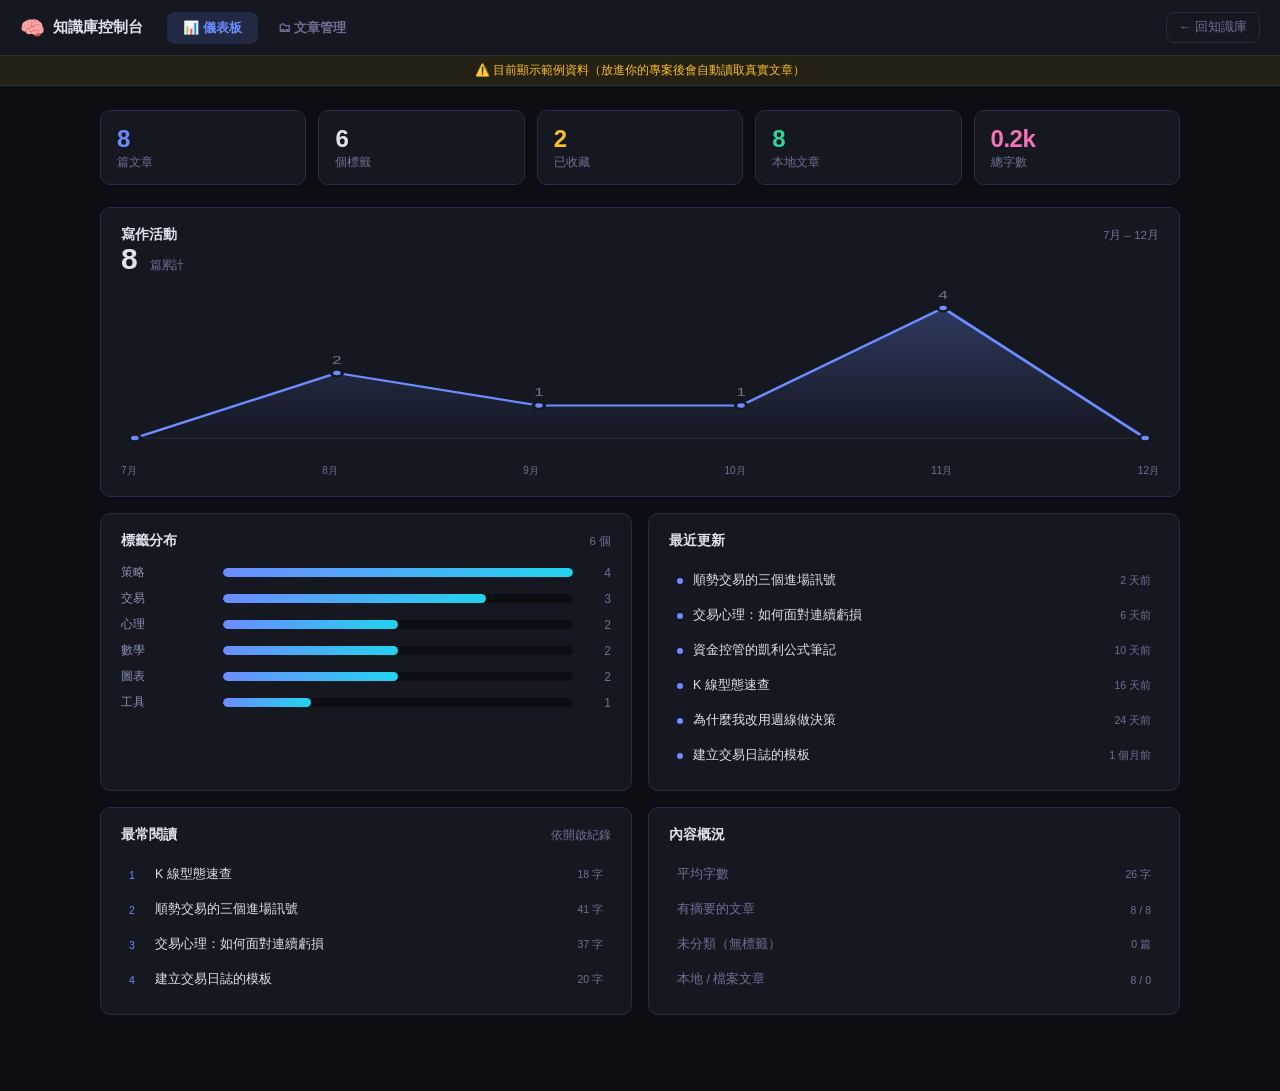
<file: app-notion-note/index.html>
<!DOCTYPE html>
<html lang="zh-TW">
<head>
<meta charset="UTF-8" />
<meta name="viewport" content="width=device-width, initial-scale=1.0" />
<title>📊 知識庫 — 儀表板與後台</title>
<style>
:root{
  --bg:#0c0e14; --bg-card:#151821; --bg-hover:#1e2230; --bg-active:#252a3a; --bg-modal:#181c28;
  --border:#272d42; --border-focus:#4a5580;
  --text:#dfe2ed; --text-dim:#6b7194;
  --accent:#6c8cff; --accent-glow:rgba(108,140,255,.15); --accent-hover:#849dff;
  --danger:#f87171; --danger-bg:rgba(248,113,113,.12); --star:#fbbf24;
  --green:#34d399; --tag-bg:#1e2336; --tag-text:#8892b5;
  --radius:10px; --radius-sm:6px; --fast:.15s ease;
  --c1:#6c8cff; --c2:#34d399; --c3:#fbbf24; --c4:#f472b6; --c5:#22d3ee;
}
*{margin:0;padding:0;box-sizing:border-box}
body{font-family:-apple-system,BlinkMacSystemFont,"Segoe UI",Roboto,"Noto Sans TC",sans-serif;
  background:var(--bg);color:var(--text);min-height:100vh}
::-webkit-scrollbar{width:8px;height:8px}
::-webkit-scrollbar-thumb{background:var(--border);border-radius:4px}
::-webkit-scrollbar-track{background:transparent}

/* ── Header ── */
.top{display:flex;align-items:center;gap:16px;padding:0 20px;height:56px;
  background:var(--bg-card);border-bottom:1px solid var(--border);position:sticky;top:0;z-index:50}
.brand{display:flex;align-items:center;gap:8px;font-weight:700;font-size:15px}
.brand .logo{font-size:20px}
.tabs{display:flex;gap:4px;margin-left:8px}
.tab{padding:7px 16px;border:none;background:none;color:var(--text-dim);font-size:13px;
  font-weight:600;cursor:pointer;border-radius:8px;transition:all var(--fast)}
.tab:hover{background:var(--bg-hover);color:var(--text)}
.tab.active{background:var(--accent-glow);color:var(--accent)}
.top .spacer{flex:1}
.back-link{color:var(--text-dim);font-size:12.5px;text-decoration:none;padding:6px 12px;
  border:1px solid var(--border);border-radius:8px;transition:all var(--fast)}
.back-link:hover{color:var(--text);background:var(--bg-hover)}

.demo-banner{background:rgba(251,191,36,.1);color:var(--star);font-size:12px;
  text-align:center;padding:6px;border-bottom:1px solid var(--border)}

.page{max-width:1120px;margin:0 auto;padding:24px 20px 60px}
.view{display:none}
.view.active{display:block}

/* ── Stat chips ── */
.chips{display:grid;grid-template-columns:repeat(auto-fit,minmax(150px,1fr));gap:12px;margin-bottom:22px}
.chip{background:var(--bg-card);border:1px solid var(--border);border-radius:var(--radius);
  padding:14px 16px;display:flex;flex-direction:column;gap:2px}
.chip .n{font-size:24px;font-weight:700;letter-spacing:-.5px}
.chip .l{font-size:11.5px;color:var(--text-dim)}
.chip.accent .n{color:var(--accent)} .chip.green .n{color:var(--green)}
.chip.star .n{color:var(--star)} .chip.pink .n{color:var(--c4)}

/* ── Panels ── */
.panel{background:var(--bg-card);border:1px solid var(--border);border-radius:var(--radius);
  padding:18px 20px;margin-bottom:16px}
.panel-hd{display:flex;align-items:baseline;justify-content:space-between;margin-bottom:14px}
.panel-hd h3{font-size:13.5px;font-weight:700}
.panel-hd .sub{font-size:11.5px;color:var(--text-dim)}

/* Hero activity chart */
.hero .total{font-size:30px;font-weight:700;letter-spacing:-1px;line-height:1}
.hero .total small{font-size:12px;color:var(--text-dim);font-weight:500;margin-left:6px}
.chart-wrap{margin-top:10px}
.chart-svg{width:100%;height:170px;display:block;overflow:visible}
.axis-lbls{display:flex;justify-content:space-between;margin-top:6px;font-size:10px;color:var(--text-dim)}

.cols2{display:grid;grid-template-columns:1fr 1fr;gap:16px}
@media(max-width:760px){.cols2{grid-template-columns:1fr}}

/* Tag bars */
.bar-row{display:flex;align-items:center;gap:10px;margin-bottom:9px;font-size:12px}
.bar-row .lbl{width:92px;flex-shrink:0;color:var(--tag-text);white-space:nowrap;overflow:hidden;text-overflow:ellipsis}
.bar-track{flex:1;height:9px;background:var(--bg);border-radius:5px;overflow:hidden}
.bar-fill{height:100%;border-radius:5px;background:linear-gradient(90deg,var(--accent),var(--c5));transition:width .5s ease}
.bar-row .val{width:28px;text-align:right;color:var(--text-dim);font-variant-numeric:tabular-nums}

/* List panels */
.mini-list{display:flex;flex-direction:column;gap:2px}
.mini-item{display:flex;align-items:center;gap:10px;padding:8px 8px;border-radius:var(--radius-sm);
  cursor:pointer;transition:background var(--fast)}
.mini-item:hover{background:var(--bg-hover)}
.mini-item .dot{width:6px;height:6px;border-radius:50%;background:var(--accent);flex-shrink:0}
.mini-item .t{flex:1;font-size:12.5px;white-space:nowrap;overflow:hidden;text-overflow:ellipsis}
.mini-item .meta{font-size:10.5px;color:var(--text-dim);flex-shrink:0}
.empty-note{color:var(--text-dim);font-size:12px;padding:14px 4px;text-align:center}

/* ── Management toolbar ── */
.mgmt-bar{display:flex;gap:8px;align-items:center;margin-bottom:14px;flex-wrap:wrap}
.search-box{display:flex;align-items:center;background:var(--bg-card);border:1px solid var(--border);
  border-radius:8px;padding:0 10px;flex:1;min-width:180px}
.search-box:focus-within{border-color:var(--accent)}
.search-box input{flex:1;background:none;border:none;outline:none;color:var(--text);font-size:13px;padding:8px 6px}
.search-box input::placeholder{color:var(--text-dim)}
.sel{background:var(--bg-card);border:1px solid var(--border);border-radius:8px;color:var(--text);
  font-size:12.5px;padding:8px 10px;cursor:pointer;outline:none}
.sel:hover{border-color:var(--border-focus)}

/* bulk action bar */
.bulk{display:none;align-items:center;gap:8px;background:var(--accent-glow);
  border:1px solid var(--accent);border-radius:8px;padding:8px 12px;margin-bottom:12px;font-size:12.5px}
.bulk.show{display:flex}
.bulk .cnt{color:var(--accent);font-weight:700}
.bulk .spacer{flex:1}

/* ── Table ── */
.table-wrap{background:var(--bg-card);border:1px solid var(--border);border-radius:var(--radius);overflow:hidden}
table{width:100%;border-collapse:collapse;font-size:12.5px}
thead th{text-align:left;padding:11px 12px;font-size:11px;color:var(--text-dim);font-weight:700;
  border-bottom:1px solid var(--border);background:var(--bg-card);position:sticky;top:56px;white-space:nowrap}
thead th.sortable{cursor:pointer;user-select:none}
thead th.sortable:hover{color:var(--text)}
thead th .arr{opacity:.5;font-size:9px;margin-left:2px}
tbody tr{border-bottom:1px solid var(--border);transition:background var(--fast)}
tbody tr:last-child{border-bottom:none}
tbody tr:hover{background:var(--bg-hover)}
tbody tr.sel{background:var(--accent-glow)}
td{padding:10px 12px;vertical-align:middle}
td.title-cell{font-weight:600;max-width:280px}
td.title-cell .tt{white-space:nowrap;overflow:hidden;text-overflow:ellipsis}
.row-tags{display:flex;gap:3px;flex-wrap:wrap;margin-top:3px}
.row-tag{font-size:9px;padding:1px 6px;border-radius:7px;background:var(--tag-bg);color:var(--tag-text)}
.pill{font-size:9.5px;padding:2px 7px;border-radius:8px;font-weight:600;white-space:nowrap}
.pill.local{background:rgba(52,211,153,.12);color:var(--green)}
.pill.file{background:var(--tag-bg);color:var(--tag-text)}
.pill.star{background:rgba(251,191,36,.14);color:var(--star)}
.num{font-variant-numeric:tabular-nums;color:var(--text-dim)}
.dim{color:var(--text-dim)}
.row-actions{display:flex;gap:2px;justify-content:flex-end}
.iconbtn{background:none;border:none;color:var(--text-dim);cursor:pointer;font-size:14px;
  padding:4px 6px;border-radius:5px;transition:all var(--fast)}
.iconbtn:hover{background:var(--bg-active);color:var(--text)}
.iconbtn.danger:hover{color:var(--danger);background:var(--danger-bg)}
input[type=checkbox]{accent-color:var(--accent);cursor:pointer;width:15px;height:15px}
.table-foot{padding:10px 14px;font-size:11.5px;color:var(--text-dim);border-top:1px solid var(--border)}

/* ── Buttons ── */
.btn{padding:7px 14px;border-radius:8px;font-size:12.5px;font-weight:600;cursor:pointer;
  border:1px solid transparent;transition:all var(--fast)}
.btn-primary{background:var(--accent);color:#fff}
.btn-primary:hover{background:var(--accent-hover)}
.btn-danger{background:var(--danger);color:#fff}
.btn-danger:hover{opacity:.88}
.btn-ghost{background:none;color:var(--text-dim);border-color:var(--border)}
.btn-ghost:hover{color:var(--text);background:var(--bg-hover)}
.btn-sm{padding:5px 11px;font-size:11.5px}

/* ── Modal ── */
.overlay{position:fixed;inset:0;background:rgba(0,0,0,.6);backdrop-filter:blur(4px);
  display:none;align-items:center;justify-content:center;z-index:200;padding:20px}
.overlay.open{display:flex}
.modal{background:var(--bg-modal);border:1px solid var(--border);border-radius:14px;
  width:100%;max-width:560px;max-height:90vh;display:flex;flex-direction:column;overflow:hidden}
.modal.sm{max-width:420px}
.modal-hd{display:flex;align-items:center;justify-content:space-between;padding:14px 18px;border-bottom:1px solid var(--border)}
.modal-hd h3{font-size:15px}
.x{background:none;border:none;color:var(--text-dim);font-size:18px;cursor:pointer;padding:4px;border-radius:4px}
.x:hover{color:var(--text);background:var(--bg-hover)}
.modal-bd{padding:18px;overflow-y:auto}
.modal-ft{display:flex;justify-content:flex-end;gap:8px;padding:12px 18px;border-top:1px solid var(--border)}
.field{margin-bottom:12px}
.field label{display:block;font-size:11.5px;color:var(--text-dim);margin-bottom:4px;font-weight:600}
.field input,.field textarea{width:100%;padding:8px 10px;background:var(--bg);border:1px solid var(--border);
  border-radius:var(--radius-sm);color:var(--text);font-size:13px;outline:none}
.field input:focus,.field textarea:focus{border-color:var(--accent)}
.field textarea{resize:vertical;min-height:130px;font-family:"Fira Code",Consolas,monospace;font-size:12px;line-height:1.6}
.chk-row{display:flex;align-items:center;gap:8px;font-size:13px;cursor:pointer}

/* WYSIWYG（後台編輯視窗用，與主 app 一致）*/
.wtoolbar{display:flex;flex-wrap:wrap;align-items:center;gap:2px;padding:6px 8px;
  border:1px solid var(--border);border-bottom:none;border-radius:var(--radius-sm) var(--radius-sm) 0 0;background:var(--bg)}
.wtoolbar button{background:none;border:1px solid transparent;color:var(--text-dim);min-width:26px;height:26px;
  padding:0 6px;border-radius:4px;cursor:pointer;font-size:12px;line-height:1;transition:all var(--fast)}
.wtoolbar button:hover{background:var(--bg-hover);color:var(--text);border-color:var(--border)}
.wtoolbar button.active{background:var(--accent-glow);color:var(--accent);border-color:var(--accent)}
.wtoolbar select{height:26px;background:var(--bg-card);color:var(--text);border:1px solid var(--border);
  border-radius:4px;font-size:11.5px;cursor:pointer;outline:none;padding:0 3px}
.wtoolbar select:hover{border-color:var(--border-focus)}
.wsep{width:1px;height:18px;background:var(--border);margin:0 3px}
.wcolor{display:inline-flex;flex-direction:column;align-items:center;justify-content:center;width:28px;height:26px;
  border-radius:4px;cursor:pointer;color:var(--text-dim);font-weight:700;font-size:11px;line-height:1;transition:all var(--fast)}
.wcolor:hover{background:var(--bg-hover);color:var(--text)}
.wcolor span{pointer-events:none}
.wcolor input[type=color]{width:18px;height:4px;border:none;background:none;padding:0;margin-top:1px;cursor:pointer}
.wcolor input[type=color]::-webkit-color-swatch-wrapper{padding:0}
.wcolor input[type=color]::-webkit-color-swatch{border:none;border-radius:1px}
.wed-area{border:1px solid var(--border);border-radius:0 0 var(--radius-sm) var(--radius-sm);min-height:200px;max-height:44vh;
  overflow-y:auto;padding:12px 14px;font-size:13.5px;line-height:1.75;color:#e2e4ed;background:var(--bg);outline:none}
.wed-area:empty::before{content:'在這裡開始寫作…';color:var(--text-dim)}
.wed-area h1{font-size:1.5em;margin:.3em 0;color:#fff}
.wed-area h2{font-size:1.25em;margin:.3em 0;border-bottom:1px solid var(--border);padding-bottom:.2em}
.wed-area h3{font-size:1.08em;margin:.3em 0}
.wed-area p{margin:0 0 .5em}
.wed-area ul,.wed-area ol{margin:0 0 .5em 1.3em}
.wed-area blockquote{border-left:3px solid var(--accent);padding:.3em .7em;margin:.3em 0;background:var(--accent-glow);border-radius:0 6px 6px 0}
.wed-area pre{background:#0d0f17;padding:10px;border-radius:6px;overflow-x:auto;font-size:12px;margin:.3em 0}
.wed-area :not(pre)>code{background:var(--tag-bg);padding:1px 5px;border-radius:3px;font-family:Consolas,monospace}
.wed-area a{color:var(--accent)}
.wed-area img{max-width:100%;border-radius:6px;margin:.3em 0;display:block}
.wed-area table{width:100%;border-collapse:collapse;margin:.4em 0}
.wed-area th,.wed-area td{border:1px solid var(--border);padding:5px 9px;text-align:left}
.wed-area th{background:var(--tag-bg)}
.wed-area sub,.wed-area sup{font-size:.75em}
.wed-area hr{border:none;border-top:1px solid var(--border);margin:.8em 0}
.wed-source{border:1px solid var(--border);border-radius:0 0 var(--radius-sm) var(--radius-sm);width:100%;min-height:200px;
  max-height:44vh;overflow-y:auto;padding:12px 14px;font-family:Consolas,monospace;font-size:12px;line-height:1.6;
  color:var(--green);background:#0a0c12;outline:none;resize:none}
.warn-ico{font-size:36px;text-align:center;margin-bottom:10px;opacity:.75}

.toast{position:fixed;bottom:22px;left:50%;transform:translateX(-50%) translateY(16px);
  background:var(--bg-card);color:var(--text);padding:9px 22px;border-radius:10px;border:1px solid var(--border);
  font-size:12.5px;opacity:0;pointer-events:none;transition:all .3s ease;z-index:999;box-shadow:0 4px 24px rgba(0,0,0,.5)}
.toast.show{opacity:1;transform:translateX(-50%) translateY(0)}
</style>
</head>
<body>

<div class="top">
  <div class="brand"><span class="logo">🧠</span> 知識庫控制台</div>
  <div class="tabs">
    <button class="tab active" data-view="dashView">📊 儀表板</button>
    <button class="tab" data-view="mgmtView">🗂 文章管理</button>
  </div>
  <div class="spacer"></div>
  <a class="back-link" href="index.html">← 回知識庫</a>
</div>

<div id="demoBanner" class="demo-banner" style="display:none">
  ⚠️ 目前顯示範例資料（放進你的專案後會自動讀取真實文章）
</div>

<div class="page">

  <!-- ════ 儀表板 ════ -->
  <section id="dashView" class="view active">
    <div class="chips" id="chips"></div>

    <div class="panel hero">
      <div class="panel-hd">
        <div>
          <h3>寫作活動</h3>
          <div class="total" id="heroTotal"></div>
        </div>
        <span class="sub" id="heroRange"></span>
      </div>
      <div class="chart-wrap">
        <svg class="chart-svg" id="activityChart" viewBox="0 0 600 170" preserveAspectRatio="none"></svg>
        <div class="axis-lbls" id="axisLbls"></div>
      </div>
    </div>

    <div class="cols2">
      <div class="panel">
        <div class="panel-hd"><h3>標籤分布</h3><span class="sub" id="tagTotal"></span></div>
        <div id="tagBars"></div>
      </div>
      <div class="panel">
        <div class="panel-hd"><h3>最近更新</h3></div>
        <div class="mini-list" id="recentUpdated"></div>
      </div>
    </div>

    <div class="cols2">
      <div class="panel">
        <div class="panel-hd"><h3>最常閱讀</h3><span class="sub">依開啟紀錄</span></div>
        <div class="mini-list" id="mostRead"></div>
      </div>
      <div class="panel">
        <div class="panel-hd"><h3>內容概況</h3></div>
        <div class="mini-list" id="contentStats"></div>
      </div>
    </div>
  </section>

  <!-- ════ 文章管理（後台）════ -->
  <section id="mgmtView" class="view">
    <div class="mgmt-bar">
      <div class="search-box">
        <span style="opacity:.5">🔍</span>
        <input id="mSearch" type="text" placeholder="搜尋標題、標籤、摘要…" />
      </div>
      <select id="mTag" class="sel"><option value="">全部標籤</option></select>
      <select id="mStatus" class="sel">
        <option value="">全部狀態</option>
        <option value="local">本地文章</option>
        <option value="file">檔案文章</option>
        <option value="star">已收藏</option>
      </select>
      <button class="btn btn-primary btn-sm" id="mNew">＋ 新增</button>
    </div>

    <div class="bulk" id="bulkBar">
      <span>已選 <span class="cnt" id="bulkCnt">0</span> 篇</span>
      <div class="spacer"></div>
      <button class="btn btn-ghost btn-sm" id="bulkTag">加標籤</button>
      <button class="btn btn-ghost btn-sm" id="bulkStar">切換收藏</button>
      <button class="btn btn-ghost btn-sm" id="bulkExport">匯出</button>
      <button class="btn btn-ghost btn-sm" id="bulkPush" style="display:none">推送到 Sheet</button>
      <button class="btn btn-danger btn-sm" id="bulkDelete">刪除</button>
    </div>

    <div class="table-wrap">
      <table>
        <thead>
          <tr>
            <th style="width:34px"><input type="checkbox" id="checkAll" /></th>
            <th class="sortable" data-sort="title">標題 <span class="arr"></span></th>
            <th class="sortable" data-sort="chars" style="width:70px">字數 <span class="arr"></span></th>
            <th style="width:120px">狀態</th>
            <th class="sortable" data-sort="updated" style="width:110px">更新 <span class="arr"></span></th>
            <th style="width:96px;text-align:right">操作</th>
          </tr>
        </thead>
        <tbody id="rows"></tbody>
      </table>
      <div class="table-foot" id="tableFoot"></div>
    </div>
  </section>
</div>

<!-- Edit modal -->
<div class="overlay" id="editOverlay">
  <div class="modal" style="max-width:700px">
    <div class="modal-hd"><h3 id="editTitle">編輯文章</h3><button class="x" data-x="editOverlay">✕</button></div>
    <div class="modal-bd">
      <div class="field"><label>標題</label><input id="fTitle" type="text" placeholder="文章標題" /></div>
      <div class="field"><label>標籤 <small style="opacity:.6">（逗號分隔）</small></label><input id="fTags" type="text" placeholder="交易, 心理" /></div>
      <div class="field"><label>摘要</label><input id="fDesc" type="text" placeholder="簡短描述（選填）" /></div>
      <div class="field"><label>內容</label>
        <div class="wtoolbar" id="edToolbar">
          <button type="button" data-cmd="undo" title="復原">↶</button>
          <button type="button" data-cmd="redo" title="重做">↷</button>
          <span class="wsep"></span>
          <select id="edBlock" title="段落樣式">
            <option value="P">內文</option><option value="H1">H1</option><option value="H2">H2</option>
            <option value="H3">H3</option><option value="BLOCKQUOTE">引用</option><option value="PRE">程式區塊</option>
          </select>
          <select id="edSize" title="字級">
            <option value="">字級</option><option value="12px">小</option><option value="15px">正常</option>
            <option value="20px">大</option><option value="28px">特大</option>
          </select>
          <span class="wsep"></span>
          <button type="button" data-cmd="bold" title="粗體"><b>B</b></button>
          <button type="button" data-cmd="italic" title="斜體"><i>I</i></button>
          <button type="button" data-cmd="underline" title="底線"><u>U</u></button>
          <button type="button" data-cmd="strikeThrough" title="刪除線"><s>S</s></button>
          <label class="wcolor" title="文字顏色"><span>A</span><input type="color" id="edFore" value="#f87171"></label>
          <label class="wcolor" title="螢光筆"><span>🖌</span><input type="color" id="edHilite" value="#fbbf24"></label>
          <span class="wsep"></span>
          <button type="button" data-cmd="justifyLeft" title="靠左">⬅</button>
          <button type="button" data-cmd="justifyCenter" title="置中">⬌</button>
          <button type="button" data-cmd="justifyRight" title="靠右">➡</button>
          <span class="wsep"></span>
          <button type="button" data-cmd="insertUnorderedList" title="項目清單">•</button>
          <button type="button" data-cmd="insertOrderedList" title="數字清單">1.</button>
          <button type="button" data-cmd="outdent" title="減少縮排">⇤</button>
          <button type="button" data-cmd="indent" title="增加縮排">⇥</button>
          <span class="wsep"></span>
          <button type="button" data-cmd="superscript" title="上標">x²</button>
          <button type="button" data-cmd="subscript" title="下標">x₂</button>
          <span class="wsep"></span>
          <button type="button" id="edCode" title="行內程式碼">&lt;/&gt;</button>
          <button type="button" id="edLink" title="連結">🔗</button>
          <button type="button" id="edImg" title="圖片（網址）">🖼</button>
          <button type="button" id="edTable" title="表格">▦</button>
          <button type="button" id="edHr" title="分隔線">―</button>
          <span class="wsep"></span>
          <button type="button" data-cmd="removeFormat" title="清除格式">⌫</button>
          <button type="button" id="edSourceBtn" title="HTML 原始碼">{ }</button>
        </div>
        <div id="edArea" class="wed-area" contenteditable="true"></div>
        <textarea id="edSource" class="wed-source" style="display:none" spellcheck="false"></textarea>
      </div>
      <label class="chk-row"><input type="checkbox" id="fStar" /> 加入收藏</label>
    </div>
    <div class="modal-ft">
      <button class="btn btn-ghost" data-x="editOverlay">取消</button>
      <button class="btn btn-primary" id="editSave">儲存</button>
    </div>
  </div>
</div>

<!-- Delete modal -->
<div class="overlay" id="delOverlay">
  <div class="modal sm">
    <div class="modal-hd"><h3>確認刪除</h3><button class="x" data-x="delOverlay">✕</button></div>
    <div class="modal-bd" style="text-align:center">
      <div class="warn-ico">⚠️</div>
      <p id="delMsg"></p>
      <p class="dim" style="font-size:12px;margin-top:6px">此操作無法復原。</p>
    </div>
    <div class="modal-ft">
      <button class="btn btn-ghost" data-x="delOverlay">取消</button>
      <button class="btn btn-danger" id="delConfirm">確認刪除</button>
    </div>
  </div>
</div>

<div class="toast" id="toast"></div>

<script>
'use strict';

/* ═══════════════════════════════════════════════════════════════
   資料層 — 與主 app 共用同一組 localStorage keys
   ═══════════════════════════════════════════════════════════════ */
const LS = { db:'kb_db', articles:'kb_articles', starred:'kb_starred', recent:'kb_recent' };
let db = [], articles = {}, starred = new Set(), recent = [], usingDemo = false;

function lsGet(k){ try{ return localStorage.getItem(k); }catch(e){ return null; } }
function lsSet(k,v){ try{ localStorage.setItem(k,v); return true; }catch(e){ return false; } }

function loadData(){
  const rawDb = lsGet(LS.db);
  if (rawDb) {
    db       = JSON.parse(rawDb) || [];
    articles = JSON.parse(lsGet(LS.articles) || '{}');
    starred  = new Set(JSON.parse(lsGet(LS.starred) || '[]'));
    recent   = JSON.parse(lsGet(LS.recent) || '[]');
  } else {
    usingDemo = true;
    ({ db, articles, starred, recent } = buildDemo());
    document.getElementById('demoBanner').style.display = 'block';
  }
}
function persist(){
  if (usingDemo) return; // 範例資料不寫回
  lsSet(LS.db, JSON.stringify(db));
  lsSet(LS.articles, JSON.stringify(articles));
  lsSet(LS.starred, JSON.stringify([...starred]));
  lsSet(LS.recent, JSON.stringify(recent));
}

/* ── 小工具 ── */
function textOf(html){ const d=document.createElement('div'); d.innerHTML=html||''; return d.innerText||d.textContent||''; }
function charCount(id){ return articles[id] ? textOf(articles[id]).replace(/\s/g,'').length : 0; }
function isLocal(id){ return !!articles[id]; }
function esc(s){ return String(s==null?'':s).replace(/&/g,'&amp;').replace(/</g,'&lt;').replace(/>/g,'&gt;').replace(/"/g,'&quot;'); }
function fmtDate(ts){ if(!ts) return '—'; const d=new Date(ts);
  return d.getFullYear()+'/'+String(d.getMonth()+1).padStart(2,'0')+'/'+String(d.getDate()).padStart(2,'0'); }
function ago(ts){ if(!ts) return '—'; const s=(Date.now()-ts)/1000;
  if(s<60) return '剛剛'; const m=s/60; if(m<60) return Math.floor(m)+' 分前';
  const h=m/60; if(h<24) return Math.floor(h)+' 小時前'; const d=h/24; if(d<30) return Math.floor(d)+' 天前';
  const mo=d/30; if(mo<12) return Math.floor(mo)+' 個月前'; return Math.floor(mo/12)+' 年前'; }
function genId(){ return 'a_'+Date.now().toString(36)+'_'+Math.random().toString(36).slice(2,7); }

let toastTimer=null;
function toast(msg,d=2200){ const t=document.getElementById('toast'); t.textContent=msg; t.classList.add('show');
  clearTimeout(toastTimer); toastTimer=setTimeout(()=>t.classList.remove('show'),d); }

/* ═══════════════════════════════════════════════════════════════
   儀表板
   ═══════════════════════════════════════════════════════════════ */
function renderDashboard(){
  const tagSet = new Set(db.flatMap(d=>d.tags||[]));
  const totalChars = db.reduce((s,d)=>s+charCount(d.id),0);
  const localCount = db.filter(d=>isLocal(d.id)).length;

  document.getElementById('chips').innerHTML = `
    <div class="chip accent"><div class="n">${db.length}</div><div class="l">篇文章</div></div>
    <div class="chip"><div class="n">${tagSet.size}</div><div class="l">個標籤</div></div>
    <div class="chip star"><div class="n">${starred.size}</div><div class="l">已收藏</div></div>
    <div class="chip green"><div class="n">${localCount}</div><div class="l">本地文章</div></div>
    <div class="chip pink"><div class="n">${(totalChars/1000).toFixed(1)}k</div><div class="l">總字數</div></div>`;

  renderActivity();
  renderTagBars();
  renderRecentUpdated();
  renderMostRead();
  renderContentStats(totalChars);
}

/* 月度活動：以 created 分月 */
function monthlyData(){
  const times = db.map(d=>d.created).filter(Boolean);
  const now = new Date();
  const months = [];
  const span = 6; // 顯示近 6 個月
  for(let i=span-1;i>=0;i--){
    const d=new Date(now.getFullYear(),now.getMonth()-i,1);
    months.push({ key:d.getFullYear()+'-'+String(d.getMonth()+1).padStart(2,'0'),
                  label:(d.getMonth()+1)+'月', count:0 });
  }
  const idx={}; months.forEach((m,i)=>idx[m.key]=i);
  times.forEach(ts=>{ const d=new Date(ts); const k=d.getFullYear()+'-'+String(d.getMonth()+1).padStart(2,'0');
    if(k in idx) months[idx[k]].count++; });
  return months;
}

function renderActivity(){
  const data = monthlyData();
  const total = db.length;
  document.getElementById('heroTotal').innerHTML = total + ' <small>篇累計</small>';
  document.getElementById('heroRange').textContent = data[0].label + ' – ' + data[data.length-1].label;

  const W=600,H=170,pad=8;
  const max=Math.max(1,...data.map(d=>d.count));
  const n=data.length;
  const x=i=> pad + i*((W-pad*2)/(n-1||1));
  const y=v=> H-20 - (v/max)*(H-40);
  const pts=data.map((d,i)=>[x(i),y(d.count)]);
  const line=pts.map((p,i)=>(i?'L':'M')+p[0].toFixed(1)+' '+p[1].toFixed(1)).join(' ');
  const area=line+` L ${x(n-1).toFixed(1)} ${H-20} L ${x(0).toFixed(1)} ${H-20} Z`;

  const dots=pts.map(p=>`<circle cx="${p[0].toFixed(1)}" cy="${p[1].toFixed(1)}" r="3.2" fill="var(--accent)" stroke="var(--bg-card)" stroke-width="2"/>`).join('');
  const vals=data.map((d,i)=> d.count?`<text x="${x(i).toFixed(1)}" y="${(y(d.count)-9).toFixed(1)}" fill="var(--text-dim)" font-size="10" text-anchor="middle">${d.count}</text>`:'').join('');

  document.getElementById('activityChart').innerHTML = `
    <defs><linearGradient id="ag" x1="0" y1="0" x2="0" y2="1">
      <stop offset="0" stop-color="var(--accent)" stop-opacity=".28"/>
      <stop offset="1" stop-color="var(--accent)" stop-opacity="0"/></linearGradient></defs>
    <line x1="${pad}" y1="${H-20}" x2="${W-pad}" y2="${H-20}" stroke="var(--border)"/>
    <path d="${area}" fill="url(#ag)"/>
    <path d="${line}" fill="none" stroke="var(--accent)" stroke-width="2.2" stroke-linejoin="round"/>
    ${dots}${vals}`;
  document.getElementById('axisLbls').innerHTML = data.map(d=>`<span>${d.label}</span>`).join('');
}

function renderTagBars(){
  const counts={};
  db.forEach(d=>(d.tags||[]).forEach(t=>counts[t]=(counts[t]||0)+1));
  const arr=Object.entries(counts).sort((a,b)=>b[1]-a[1]).slice(0,8);
  const max=Math.max(1,...arr.map(a=>a[1]));
  document.getElementById('tagTotal').textContent = Object.keys(counts).length+' 個';
  document.getElementById('tagBars').innerHTML = arr.length ? arr.map(([t,n])=>`
    <div class="bar-row"><span class="lbl" title="${esc(t)}">${esc(t)}</span>
      <div class="bar-track"><div class="bar-fill" style="width:${(n/max*100).toFixed(1)}%"></div></div>
      <span class="val">${n}</span></div>`).join('') : '<div class="empty-note">尚無標籤</div>';
}

function renderRecentUpdated(){
  const arr=db.slice().sort((a,b)=>(b.updated||0)-(a.updated||0)).slice(0,6);
  document.getElementById('recentUpdated').innerHTML = arr.length ? arr.map(d=>`
    <div class="mini-item" onclick="openArticle('${d.id}')">
      <span class="dot"></span><span class="t">${esc(d.title||'未命名')}</span>
      <span class="meta">${ago(d.updated)}</span></div>`).join('') : '<div class="empty-note">尚無文章</div>';
}

function renderMostRead(){
  const seen=new Set(); const arr=[];
  recent.forEach(id=>{ if(seen.has(id))return; seen.add(id); const d=db.find(x=>x.id===id); if(d)arr.push(d); });
  const top=arr.slice(0,6);
  document.getElementById('mostRead').innerHTML = top.length ? top.map((d,i)=>`
    <div class="mini-item" onclick="openArticle('${d.id}')">
      <span class="meta" style="width:16px;color:var(--accent)">${i+1}</span>
      <span class="t">${esc(d.title||'未命名')}</span>
      <span class="meta">${charCount(d.id)} 字</span></div>`).join('') : '<div class="empty-note">尚無閱讀紀錄</div>';
}

function renderContentStats(totalChars){
  const withDesc=db.filter(d=>d.desc).length;
  const noTag=db.filter(d=>!(d.tags||[]).length).length;
  const avg=db.length?Math.round(totalChars/db.length):0;
  const rows=[
    ['平均字數', avg+' 字'],
    ['有摘要的文章', withDesc+' / '+db.length],
    ['未分類（無標籤）', noTag+' 篇'],
    ['本地 / 檔案文章', db.filter(d=>isLocal(d.id)).length+' / '+db.filter(d=>!isLocal(d.id)).length],
  ];
  document.getElementById('contentStats').innerHTML = rows.map(([k,v])=>`
    <div class="mini-item" style="cursor:default"><span class="t dim">${k}</span><span class="meta">${v}</span></div>`).join('');
}

function openArticle(id){
  const item=db.find(d=>d.id===id); if(!item) return;
  if(articles[id]){
    const w=window.open('','_blank'); w.document.write(wrapArticleHTML(articles[id],item.title)); w.document.close();
  } else if(item.path){ window.open(item.path,'_blank'); }
  else { toast('這篇沒有本地內容'); }
}

/* ═══════════════════════════════════════════════════════════════
   文章管理（後台）
   ═══════════════════════════════════════════════════════════════ */
let sortKey='updated', sortDir=-1, selected=new Set();

function currentRows(){
  const kw=document.getElementById('mSearch').value.trim().toLowerCase();
  const tag=document.getElementById('mTag').value;
  const st=document.getElementById('mStatus').value;
  let pool=db.slice();
  if(tag) pool=pool.filter(d=>(d.tags||[]).includes(tag));
  if(st==='local') pool=pool.filter(d=>isLocal(d.id));
  else if(st==='file') pool=pool.filter(d=>!isLocal(d.id));
  else if(st==='star') pool=pool.filter(d=>starred.has(d.id));
  if(kw) pool=pool.filter(d=>
    (d.title||'').toLowerCase().includes(kw) ||
    (d.desc||'').toLowerCase().includes(kw) ||
    (d.tags||[]).some(t=>t.toLowerCase().includes(kw)));
  pool.sort((a,b)=>{
    let av,bv;
    if(sortKey==='title'){ av=(a.title||'').toLowerCase(); bv=(b.title||'').toLowerCase(); return av<bv?-sortDir:av>bv?sortDir:0; }
    if(sortKey==='chars'){ av=charCount(a.id); bv=charCount(b.id); }
    else { av=a[sortKey]||0; bv=b[sortKey]||0; }
    return (av-bv)*sortDir;
  });
  return pool;
}

function renderTable(){
  const pool=currentRows();
  const tb=document.getElementById('rows');
  tb.innerHTML = pool.map(d=>{
    const on=selected.has(d.id);
    const tags=(d.tags||[]).map(t=>`<span class="row-tag">${esc(t)}</span>`).join('');
    const status = (starred.has(d.id)?'<span class="pill star">★ 收藏</span> ':'') +
      (isLocal(d.id)?'<span class="pill local">本地</span>':'<span class="pill file">檔案</span>');
    return `<tr class="${on?'sel':''}" data-id="${d.id}">
      <td><input type="checkbox" class="rowchk" ${on?'checked':''}></td>
      <td class="title-cell"><div class="tt">${esc(d.title||'未命名')}</div>
        ${tags?`<div class="row-tags">${tags}</div>`:''}</td>
      <td class="num">${charCount(d.id)}</td>
      <td>${status}</td>
      <td class="num" title="${fmtDate(d.updated)}">${ago(d.updated)}</td>
      <td><div class="row-actions">
        <button class="iconbtn" data-act="open" title="開啟">↗</button>
        <button class="iconbtn" data-act="edit" title="編輯">✎</button>
        <button class="iconbtn danger" data-act="del" title="刪除">🗑</button>
      </div></td></tr>`;
  }).join('') || `<tr><td colspan="6"><div class="empty-note">找不到符合的文章</div></td></tr>`;

  document.getElementById('tableFoot').textContent =
    `顯示 ${pool.length} / ${db.length} 篇` + (selected.size?`　·　已選 ${selected.size}`:'');
  document.getElementById('checkAll').checked = pool.length>0 && pool.every(d=>selected.has(d.id));
  updateBulkBar();
  updateSortArrows();
}

function updateBulkBar(){
  const bar=document.getElementById('bulkBar');
  bar.classList.toggle('show', selected.size>0);
  document.getElementById('bulkCnt').textContent=selected.size;
}
function updateSortArrows(){
  document.querySelectorAll('th.sortable').forEach(th=>{
    const arr=th.querySelector('.arr');
    arr.textContent = th.dataset.sort===sortKey ? (sortDir>0?'▲':'▼') : '';
  });
}

/* ── 表格事件（事件委派）── */
document.getElementById('rows').addEventListener('click', e=>{
  const tr=e.target.closest('tr[data-id]'); if(!tr) return;
  const id=tr.dataset.id;
  if(e.target.classList.contains('rowchk')){
    e.target.checked ? selected.add(id) : selected.delete(id);
    tr.classList.toggle('sel', e.target.checked); updateBulkBar();
    document.getElementById('tableFoot').textContent =
      `顯示 ${currentRows().length} / ${db.length} 篇` + (selected.size?`　·　已選 ${selected.size}`:'');
    return;
  }
  const act=e.target.dataset.act;
  if(act==='open') openArticle(id);
  else if(act==='edit') openEdit(id);
  else if(act==='del') askDelete([id]);
});

document.getElementById('checkAll').addEventListener('change', e=>{
  const pool=currentRows();
  if(e.target.checked) pool.forEach(d=>selected.add(d.id));
  else pool.forEach(d=>selected.delete(d.id));
  renderTable();
});

document.querySelectorAll('th.sortable').forEach(th=>{
  th.addEventListener('click', ()=>{
    const k=th.dataset.sort;
    if(sortKey===k) sortDir*=-1; else { sortKey=k; sortDir = k==='title'?1:-1; }
    renderTable();
  });
});

['mSearch','mTag','mStatus'].forEach(id=>
  document.getElementById(id).addEventListener('input', renderTable));

/* ── Bulk actions ── */
document.getElementById('bulkDelete').onclick = ()=> askDelete([...selected]);
document.getElementById('bulkStar').onclick = ()=>{
  const ids=[...selected]; const allStarred=ids.every(id=>starred.has(id));
  ids.forEach(id=> allStarred?starred.delete(id):starred.add(id));
  persist(); renderTable(); renderDashboard();
  toast(allStarred?'已取消收藏':'⭐ 已加入收藏');
};
document.getElementById('bulkTag').onclick = ()=>{
  const t=prompt('要為選取的文章加上哪個標籤？'); if(!t) return;
  const tag=t.trim(); if(!tag) return;
  selected.forEach(id=>{ const d=db.find(x=>x.id===id); if(d){ d.tags=d.tags||[]; if(!d.tags.includes(tag)) d.tags.push(tag); d.updated=Date.now(); }});
  persist(); buildTagFilter(); renderTable(); renderDashboard();
  toast(`已為 ${selected.size} 篇加上「${tag}」`);
};
document.getElementById('bulkExport').onclick = ()=> exportItems([...selected]);
document.getElementById('bulkPush').onclick = ()=>{
  if(typeof SheetAPI==='undefined'||!SheetAPI.enabled()) return;
  const ids=[...selected];
  Promise.all(ids.map(id=>{ const d=db.find(x=>x.id===id);
    return SheetAPI.saveArticle({ id, title:d.title, desc:d.desc, tags:d.tags,
      created:d.created, updated:d.updated, content:articles[id]||'' }); }))
    .then(()=>toast(`☁️ 已推送 ${ids.length} 篇到 Sheet`))
    .catch(()=>toast('⚠️ 推送失敗',3000));
};
document.getElementById('mNew').onclick = ()=> openEdit(null);

function exportItems(ids){
  const list = ids.length ? ids : db.map(d=>d.id);
  const payload = {
    version:2, exported:new Date().toISOString(),
    db: db.filter(d=>list.includes(d.id)),
    articles: Object.fromEntries(list.filter(id=>articles[id]).map(id=>[id,articles[id]])),
    starred: [...starred].filter(id=>list.includes(id)),
  };
  const blob=new Blob([JSON.stringify(payload,null,2)],{type:'application/json'});
  const a=document.createElement('a'); a.href=URL.createObjectURL(blob);
  a.download='知識庫匯出_'+new Date().toISOString().slice(0,10)+'.json'; a.click();
  URL.revokeObjectURL(a.href);
  toast(`📤 已匯出 ${list.length} 篇`);
}

/* ── Edit modal ── */
let editingId=null;
function openEdit(id){
  editingId=id;
  const isNew=!id;
  document.getElementById('editTitle').textContent = isNew?'新增文章':'編輯文章';
  const d = isNew ? {title:'',tags:[],desc:''} : db.find(x=>x.id===id);
  document.getElementById('fTitle').value = d.title||'';
  document.getElementById('fTags').value = (d.tags||[]).join(', ');
  document.getElementById('fDesc').value = d.desc||'';
  Editor.set(isNew ? '' : (articles[id]||''));
  document.getElementById('fStar').checked = isNew?false : starred.has(id);
  openModal('editOverlay');
  setTimeout(()=>document.getElementById('fTitle').focus(),150);
}
document.getElementById('editSave').onclick = ()=>{
  const title=document.getElementById('fTitle').value.trim();
  if(!title) return toast('⚠️ 請輸入標題');
  const tags=document.getElementById('fTags').value.split(/[,，]/).map(t=>t.trim()).filter(Boolean);
  const desc=document.getElementById('fDesc').value.trim();
  const content=Editor.get();
  const star=document.getElementById('fStar').checked;
  const now=Date.now();

  let id=editingId;
  if(id){
    const d=db.find(x=>x.id===id);
    Object.assign(d,{title,tags,desc,updated:now});
  } else {
    id=genId();
    db.unshift({id,title,desc,tags,path:'',created:now,updated:now});
  }
  if(content.trim()) articles[id]=content; else delete articles[id];
  star ? starred.add(id) : starred.delete(id);

  persist(); buildTagFilter(); renderTable(); renderDashboard();
  closeModal('editOverlay');
  toast(editingId?'✅ 已更新':'✅ 已新增');

  if(typeof SheetAPI!=='undefined' && SheetAPI.enabled()){
    const d=db.find(x=>x.id===id);
    SheetAPI.saveArticle({id,title:d.title,desc:d.desc,tags:d.tags,created:d.created,updated:d.updated,content:articles[id]||''}).catch(()=>{});
  }
};

/* ── Delete modal ── */
let delIds=[];
function askDelete(ids){
  delIds=ids;
  document.getElementById('delMsg').innerHTML = ids.length===1
    ? `確定要刪除「<strong>${esc((db.find(d=>d.id===ids[0])||{}).title||'未命名')}</strong>」嗎？`
    : `確定要刪除選取的 <strong>${ids.length}</strong> 篇文章嗎？`;
  openModal('delOverlay');
}
document.getElementById('delConfirm').onclick = ()=>{
  delIds.forEach(id=>{
    const i=db.findIndex(d=>d.id===id); if(i>-1) db.splice(i,1);
    delete articles[id]; starred.delete(id); selected.delete(id);
    recent=recent.filter(r=>r!==id);
    if(typeof SheetAPI!=='undefined' && SheetAPI.enabled()) SheetAPI.deleteArticle(id).catch(()=>{});
  });
  persist(); buildTagFilter(); renderTable(); renderDashboard();
  closeModal('delOverlay');
  toast(`🗑 已刪除 ${delIds.length} 篇`);
};

/* ── Tag filter options ── */
function buildTagFilter(){
  const tags=[...new Set(db.flatMap(d=>d.tags||[]))].sort();
  const sel=document.getElementById('mTag'); const cur=sel.value;
  sel.innerHTML='<option value="">全部標籤</option>'+tags.map(t=>`<option value="${esc(t)}">${esc(t)}</option>`).join('');
  sel.value = tags.includes(cur)?cur:'';
}

/* ── Modal helpers / tabs ── */
function openModal(id){ document.getElementById(id).classList.add('open'); }
function closeModal(id){ document.getElementById(id).classList.remove('open'); }
document.querySelectorAll('[data-x]').forEach(b=> b.onclick=()=>closeModal(b.dataset.x));
document.querySelectorAll('.overlay').forEach(o=> o.onclick=e=>{ if(e.target===o) closeModal(o.id); });
document.addEventListener('keydown', e=>{ if(e.key==='Escape') document.querySelectorAll('.overlay.open').forEach(o=>o.classList.remove('open')); });

document.querySelectorAll('.tab').forEach(t=> t.onclick=()=>{
  document.querySelectorAll('.tab').forEach(x=>x.classList.remove('active'));
  document.querySelectorAll('.view').forEach(x=>x.classList.remove('active'));
  t.classList.add('active');
  document.getElementById(t.dataset.view).classList.add('active');
});

/* ── 若有載入 sheet-api.js 就顯示推送鈕 ── */
function initSheetFeature(){
  if(typeof SheetAPI!=='undefined' && SheetAPI.enabled())
    document.getElementById('bulkPush').style.display='';
}

/* ── 文章渲染包裝（沿用主 app 的輸出樣式）── */
function wrapArticleHTML(body,title){
  return `<!DOCTYPE html><html><head><meta charset="UTF-8"><title>${esc(title||'')}</title>
<style>*{margin:0;padding:0;box-sizing:border-box}body{font-family:-apple-system,BlinkMacSystemFont,"Segoe UI","Noto Sans TC",sans-serif;max-width:760px;margin:0 auto;padding:40px 24px;line-height:1.8;color:#1a1a2e;font-size:15px}h1{font-size:1.8em;margin:0 0 .6em}h2{font-size:1.4em;margin:1.4em 0 .5em;border-bottom:2px solid #e8e8f0;padding-bottom:.3em}h3{font-size:1.15em;margin:1.2em 0 .4em}p{margin:0 0 1em}ul,ol{margin:0 0 1em 1.5em}blockquote{border-left:4px solid #6c8cff;margin:1em 0;padding:.6em 1em;background:#f0f2ff;border-radius:0 6px 6px 0}pre{background:#1e1e2e;color:#cdd6f4;padding:16px;border-radius:8px;overflow-x:auto;margin:1em 0}:not(pre)>code{background:#f0f0f5;padding:2px 6px;border-radius:4px;color:#c7254e}img{max-width:100%;border-radius:8px}table{width:100%;border-collapse:collapse;margin:1em 0}th,td{border:1px solid #ddd;padding:8px 12px}th{background:#f5f5fa}</style></head><body>${body}</body></html>`;
}

/* ═══════════════════════════════════════════════════════════════
   範例資料（僅在 localStorage 沒有真實資料時使用）
   ═══════════════════════════════════════════════════════════════ */
function buildDemo(){
  const D=24*3600*1000;
  const now=Date.now();
  const mk=(title,tags,desc,daysAgo,body)=>{
    const id=genId();
    return { meta:{id,title,tags,desc,path:'',created:now-daysAgo*D,updated:now-Math.floor(daysAgo/2)*D}, id, body };
  };
  const src=[
    mk('順勢交易的三個進場訊號',['交易','策略'],'用均線與量能過濾假突破',5,
       '<h2>核心概念</h2><p>順勢交易的關鍵在於<b>不預測、只跟隨</b>。</p><h3>三個訊號</h3><ul><li>均線多頭排列</li><li>量能放大</li><li>回測不破前低</li></ul>'),
    mk('交易心理：如何面對連續虧損',['心理'],'停損之後更難的是心態管理',12,
       '<h2>連虧的真相</h2><p>連續虧損多半來自<i>過度交易</i>，而非策略失效。</p><blockquote>先降低部位，再恢復信心。</blockquote>'),
    mk('資金控管的凱利公式筆記',['策略','數學'],'別把凱利開太滿',20,
       '<h2>凱利公式</h2><pre><code>f = (bp - q) / b</code></pre><p>實務上多半用 <b>半凱利</b> 以降低波動。</p>'),
    mk('K 線型態速查',['交易','圖表'],'常見反轉與續勢型態整理',33,
       '<h2>反轉型態</h2><table><thead><tr><th>型態</th><th>意義</th></tr></thead><tbody><tr><td>吞噬</td><td>強反轉</td></tr><tr><td>十字星</td><td>猶豫</td></tr></tbody></table>'),
    mk('為什麼我改用週線做決策',['心理','策略'],'降低雜訊、減少過度交易',48,
       '<p>把時間框架拉長之後，<b>假訊號明顯變少</b>，情緒也穩定許多。</p>'),
    mk('建立交易日誌的模板',['交易','工具'],'記錄進出場理由與情緒',70,
       '<h2>欄位設計</h2><ul><li>進場理由</li><li>當下情緒</li><li>出場結果</li><li>事後檢討</li></ul>'),
    mk('波動率與部位大小',['數學','策略'],'用 ATR 動態調整部位',95,
       '<p>以 <code>ATR</code> 反比配置部位，讓每筆風險趨於一致。</p>'),
    mk('讀盤：量價背離的辨識',['圖表'],'價創新高但量縮的警訊',120,
       '<h2>背離</h2><p>價量背離常是<b>趨勢轉弱</b>的先行指標。</p>'),
  ];
  const db=src.map(s=>s.meta);
  const articles={}; src.forEach(s=>articles[s.id]=s.body);
  const starred=new Set([src[0].id,src[2].id]);
  const recent=[src[3].id,src[0].id,src[1].id,src[5].id];
  return { db, articles, starred, recent };
}

/* ═══════════════════════════════════════════════════════════════
   後台編輯視窗的所見即所得編輯器（與主 app 強化版一致）
   對外只暴露 Editor.set(html) / Editor.get()
   ═══════════════════════════════════════════════════════════════ */
const Editor = (() => {
  const area   = document.getElementById('edArea');
  const source = document.getElementById('edSource');
  const toolbar= document.getElementById('edToolbar');
  const srcBtn = document.getElementById('edSourceBtn');
  let sourceMode = false;

  function exec(cmd, val=null){ area.focus(); document.execCommand(cmd,false,val); sync(); }
  function execCSS(cmd, val){
    area.focus(); document.execCommand('styleWithCSS',false,true);
    const ok = document.execCommand(cmd,false,val);
    document.execCommand('styleWithCSS',false,false); sync(); return ok;
  }
  function escH(s){ return String(s).replace(/&/g,'&amp;').replace(/</g,'&lt;').replace(/>/g,'&gt;').replace(/"/g,'&quot;'); }
  function escA(s){ return escH(s).replace(/'/g,'&#39;'); }

  // 一般指令按鈕
  toolbar.querySelectorAll('[data-cmd]').forEach(b=>{
    b.addEventListener('mousedown', e=>e.preventDefault());
    b.addEventListener('click', ()=>exec(b.dataset.cmd, b.dataset.val||null));
  });
  // 段落樣式 / 字級
  document.getElementById('edBlock').addEventListener('change', function(){ exec('formatBlock', this.value); this.selectedIndex=0; });
  document.getElementById('edSize').addEventListener('change', function(){
    const px=this.value; this.selectedIndex=0; if(!px) return; area.focus();
    document.execCommand('fontSize',false,'7');
    area.querySelectorAll('font[size="7"]').forEach(f=>{ const s=document.createElement('span'); s.style.fontSize=px; while(f.firstChild)s.appendChild(f.firstChild); f.replaceWith(s); });
  });
  // 顏色
  document.getElementById('edFore').addEventListener('input', function(){ execCSS('foreColor', this.value); });
  document.getElementById('edHilite').addEventListener('input', function(){ if(!execCSS('hiliteColor', this.value)) execCSS('backColor', this.value); });
  toolbar.querySelectorAll('.wcolor').forEach(l=> l.addEventListener('mousedown', e=>{ if(e.target.tagName!=='INPUT') e.preventDefault(); }));
  // 行內程式碼 / 連結 / 圖片 / 表格 / 分隔線
  document.getElementById('edCode').addEventListener('click', ()=>{ area.focus(); const t=(window.getSelection()+''); document.execCommand('insertHTML',false, t?'<code>'+escH(t)+'</code>':'<code>程式碼</code>&nbsp;'); });
  document.getElementById('edLink').addEventListener('click', ()=>{ const u=prompt('連結網址：','https://'); if(!u)return; area.focus(); const s=window.getSelection(); (s&&s.toString())?document.execCommand('createLink',false,u):document.execCommand('insertHTML',false,`<a href="${escA(u)}" target="_blank" rel="noopener">${escH(u)}</a>`); });
  document.getElementById('edImg').addEventListener('click', ()=>{ const u=prompt('圖片網址：','https://'); if(!u)return; area.focus(); document.execCommand('insertImage',false,u); });
  document.getElementById('edTable').addEventListener('click', ()=>{ const r=parseInt(prompt('列數（含標題）：','3'),10), c=parseInt(prompt('欄數：','3'),10); if(!r||!c||r<1||c<1)return; let h='<table><thead><tr>'; for(let j=0;j<c;j++)h+='<th>標題'+(j+1)+'</th>'; h+='</tr></thead><tbody>'; for(let i=0;i<r-1;i++){h+='<tr>';for(let j=0;j<c;j++)h+='<td>&nbsp;</td>';h+='</tr>';} h+='</tbody></table><p><br></p>'; area.focus(); document.execCommand('insertHTML',false,h); });
  document.getElementById('edHr').addEventListener('click', ()=>{ area.focus(); document.execCommand('insertHTML',false,'<hr><p><br></p>'); });
  // 原始碼切換
  srcBtn.addEventListener('click', ()=>{
    sourceMode=!sourceMode;
    if(sourceMode){ source.value=area.innerHTML; area.style.display='none'; source.style.display=''; source.focus(); }
    else{ area.innerHTML=source.value; source.style.display='none'; area.style.display=''; area.focus(); }
    srcBtn.classList.toggle('active', sourceMode);
  });
  // 貼上：圖片→base64 內嵌；HTML→清理樣式
  area.addEventListener('paste', e=>{
    const items=(e.clipboardData||window.clipboardData).items||[];
    for(const it of items){ if(it.type&&it.type.indexOf('image')===0){ e.preventDefault(); const f=it.getAsFile(); const r=new FileReader(); r.onload=()=>{area.focus();document.execCommand('insertImage',false,r.result);}; r.readAsDataURL(f); return; } }
    const html=e.clipboardData&&e.clipboardData.getData('text/html');
    if(html){ e.preventDefault(); document.execCommand('insertHTML',false,clean(html)); }
  });
  area.addEventListener('dragover', e=>e.preventDefault());
  area.addEventListener('drop', e=>{ const fs=e.dataTransfer&&e.dataTransfer.files; if(fs&&fs.length&&fs[0].type.indexOf('image')===0){ e.preventDefault(); const r=new FileReader(); r.onload=()=>{area.focus();document.execCommand('insertImage',false,r.result);}; r.readAsDataURL(fs[0]); } });
  function clean(html){
    const t=document.createElement('div'); t.innerHTML=html;
    t.querySelectorAll('script,style,meta,link,noscript,iframe').forEach(e=>e.remove());
    t.querySelectorAll('*').forEach(el=>{
      el.removeAttribute('style'); el.removeAttribute('class'); el.removeAttribute('id');
      [...el.attributes].forEach(a=>{ if(/^on/i.test(a.name))el.removeAttribute(a.name); if(a.name==='href'&&/^javascript:/i.test(a.value))el.removeAttribute(a.name); });
    });
    return t.innerHTML;
  }
  // 工具列即時反白
  const STATE=['bold','italic','underline','strikeThrough','justifyLeft','justifyCenter','justifyRight','insertUnorderedList','insertOrderedList','superscript','subscript'];
  function sync(){ STATE.forEach(c=>{ const b=toolbar.querySelector(`[data-cmd="${c}"]`); if(!b)return; let on=false; try{on=document.queryCommandState(c);}catch(e){} b.classList.toggle('active',on); }); }
  document.addEventListener('selectionchange', ()=>{ if(document.activeElement===area) sync(); });

  return {
    set(html){ sourceMode=false; srcBtn.classList.remove('active'); source.style.display='none'; area.style.display=''; area.innerHTML=html||''; },
    get(){ return sourceMode ? source.value : area.innerHTML; },
  };
})();

/* ═══ Boot ═══ */
loadData();
buildTagFilter();
renderDashboard();
renderTable();
initSheetFeature();
</script>
</body>
</html>
</file>
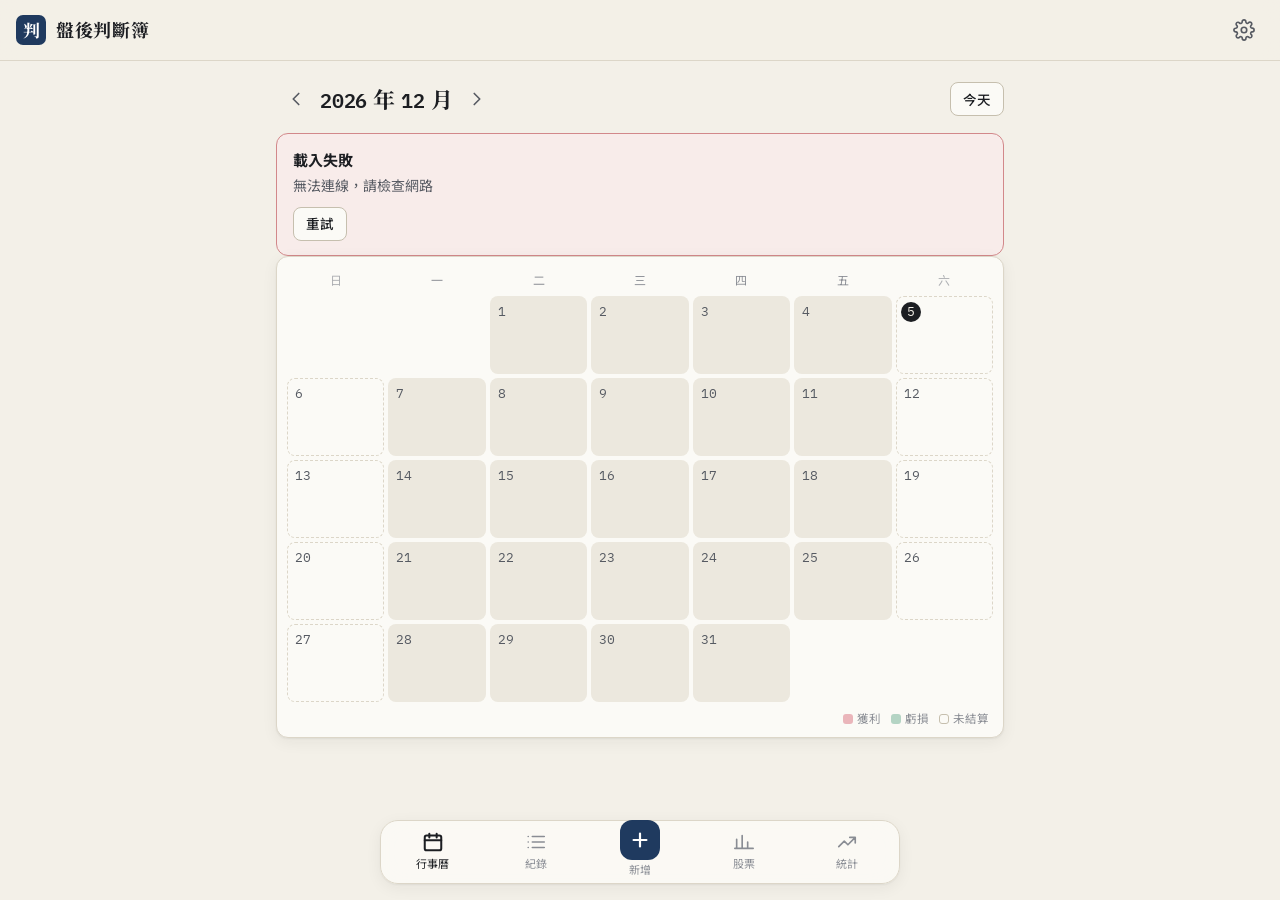
<file: app-stock-log/index.html>
<!doctype html>
<html lang="zh-Hant">
<head>
  <meta charset="utf-8">
  <meta name="viewport" content="width=device-width, initial-scale=1, viewport-fit=cover">
  <meta name="description" content="每日股票市場判斷紀錄與損益行事曆">
  <meta name="theme-color" content="#f3f0e8" media="(prefers-color-scheme: light)">
  <meta name="theme-color" content="#121417" media="(prefers-color-scheme: dark)">
  <meta name="apple-mobile-web-app-capable" content="yes">
  <meta name="apple-mobile-web-app-status-bar-style" content="default">
  <meta name="apple-mobile-web-app-title" content="盤後判斷簿">
  <title>盤後判斷簿</title>

  <link rel="manifest" href="manifest.webmanifest">
  <link rel="icon" href="icons/icon.svg" type="image/svg+xml">
  <link rel="apple-touch-icon" href="icons/icon-192.png">

  <link rel="preconnect" href="https://fonts.googleapis.com">
  <link rel="preconnect" href="https://fonts.gstatic.com" crossorigin>
  <link rel="stylesheet" href="https://fonts.googleapis.com/css2?family=IBM+Plex+Mono:wght@400;500;600&family=Noto+Sans+TC:wght@400;500;700&family=Noto+Serif+TC:wght@600;700&display=swap">
  <link rel="stylesheet" href="styles.css">
</head>
<body>
  <header class="topbar">
    <a class="brand" href="#calendar" aria-label="回到行事曆">
      <span class="brand-mark" aria-hidden="true">判</span>
      <span class="brand-name">盤後判斷簿</span>
    </a>
    <div class="topbar-actions">
      <button id="status-chip" class="status-chip" type="button" hidden></button>
      <a class="icon-btn" href="#settings" aria-label="設定">
        <svg viewBox="0 0 24 24" aria-hidden="true"><circle cx="12" cy="12" r="3"/><path d="M19.4 15a1.7 1.7 0 0 0 .3 1.8l.1.1a2 2 0 1 1-2.8 2.8l-.1-.1a1.7 1.7 0 0 0-1.8-.3 1.7 1.7 0 0 0-1 1.5V21a2 2 0 1 1-4 0v-.1a1.7 1.7 0 0 0-1.1-1.5 1.7 1.7 0 0 0-1.8.3l-.1.1a2 2 0 1 1-2.8-2.8l.1-.1a1.7 1.7 0 0 0 .3-1.8 1.7 1.7 0 0 0-1.5-1H3a2 2 0 1 1 0-4h.1a1.7 1.7 0 0 0 1.5-1.1 1.7 1.7 0 0 0-.3-1.8l-.1-.1a2 2 0 1 1 2.8-2.8l.1.1a1.7 1.7 0 0 0 1.8.3H9a1.7 1.7 0 0 0 1-1.5V3a2 2 0 1 1 4 0v.1a1.7 1.7 0 0 0 1 1.5 1.7 1.7 0 0 0 1.8-.3l.1-.1a2 2 0 1 1 2.8 2.8l-.1.1a1.7 1.7 0 0 0-.3 1.8V9a1.7 1.7 0 0 0 1.5 1H21a2 2 0 1 1 0 4h-.1a1.7 1.7 0 0 0-1.5 1z"/></svg>
      </a>
    </div>
  </header>

  <main id="app">
    <section id="view-calendar" class="view" data-view="calendar" aria-label="行事曆"></section>
    <section id="view-records" class="view" data-view="records" aria-label="判斷紀錄" hidden></section>
    <section id="view-entry" class="view" data-view="entry" aria-label="新增判斷" hidden></section>
    <section id="view-stocks" class="view" data-view="stocks" aria-label="股票資料" hidden></section>
    <section id="view-stats" class="view" data-view="stats" aria-label="統計" hidden></section>
    <section id="view-settings" class="view" data-view="settings" aria-label="設定" hidden></section>
  </main>

  <nav class="tabbar" aria-label="主要導覽">
    <a href="#calendar" data-tab="calendar">
      <svg viewBox="0 0 24 24" aria-hidden="true"><rect x="3" y="5" width="18" height="16" rx="2"/><path d="M3 10h18M8 3v4M16 3v4"/></svg>
      <span>行事曆</span>
    </a>
    <a href="#records" data-tab="records">
      <svg viewBox="0 0 24 24" aria-hidden="true"><path d="M8 6h13M8 12h13M8 18h13M3.5 6h.01M3.5 12h.01M3.5 18h.01"/></svg>
      <span>紀錄</span>
    </a>
    <a href="#entry" data-tab="entry" class="tab-primary">
      <svg viewBox="0 0 24 24" aria-hidden="true"><path d="M12 5v14M5 12h14"/></svg>
      <span>新增</span>
    </a>
    <a href="#stocks" data-tab="stocks">
      <svg viewBox="0 0 24 24" aria-hidden="true"><path d="M4 19V9M10 19V5M16 19v-7M22 19H2"/></svg>
      <span>股票</span>
    </a>
    <a href="#stats" data-tab="stats">
      <svg viewBox="0 0 24 24" aria-hidden="true"><path d="M3 17l6-6 4 4 8-8M15 7h6v6"/></svg>
      <span>統計</span>
    </a>
  </nav>

  <dialog id="stock-dialog" class="sheet">
    <form id="stock-form" method="dialog" novalidate>
      <header class="sheet-head">
        <h2 id="stock-dialog-title">新增股票</h2>
        <button type="button" class="icon-btn" data-close aria-label="關閉">
          <svg viewBox="0 0 24 24" aria-hidden="true"><path d="M6 6l12 12M18 6L6 18"/></svg>
        </button>
      </header>
      <div class="field">
        <label for="sf-code">股票代號</label>
        <input id="sf-code" name="code" required maxlength="20" autocomplete="off" inputmode="text" placeholder="例如 2330、0050">
      </div>
      <div class="field">
        <label for="sf-name">股票名稱</label>
        <input id="sf-name" name="name" required maxlength="100" autocomplete="off">
      </div>
      <div class="field">
        <label for="sf-market">股票市場</label>
        <input id="sf-market" name="market" list="market-options" maxlength="50" autocomplete="off" placeholder="上市／上櫃／興櫃">
        <datalist id="market-options">
          <option value="上市"><option value="上櫃"><option value="興櫃"><option value="ETF"><option value="海外">
        </datalist>
      </div>
      <div class="field">
        <label for="sf-business">股票業務</label>
        <textarea id="sf-business" name="business" rows="2" maxlength="500"></textarea>
      </div>
      <div class="field">
        <label for="sf-tags">股票標籤 <small>以逗號分隔</small></label>
        <input id="sf-tags" name="tags" maxlength="500" autocomplete="off" placeholder="AI, 晶圓代工">
      </div>
      <p class="form-error" id="stock-form-error" role="alert" hidden></p>
      <footer class="sheet-foot">
        <button type="button" class="btn btn-danger-ghost" id="stock-delete" hidden>刪除</button>
        <span class="spacer"></span>
        <button type="button" class="btn btn-ghost" data-close>取消</button>
        <button type="submit" class="btn btn-primary">儲存</button>
      </footer>
    </form>
  </dialog>

  <div id="toast" class="toast" role="status" aria-live="polite" hidden></div>

  <script src="config.js"></script>
  <script src="app.js" defer></script>
</body>
</html>
</file>
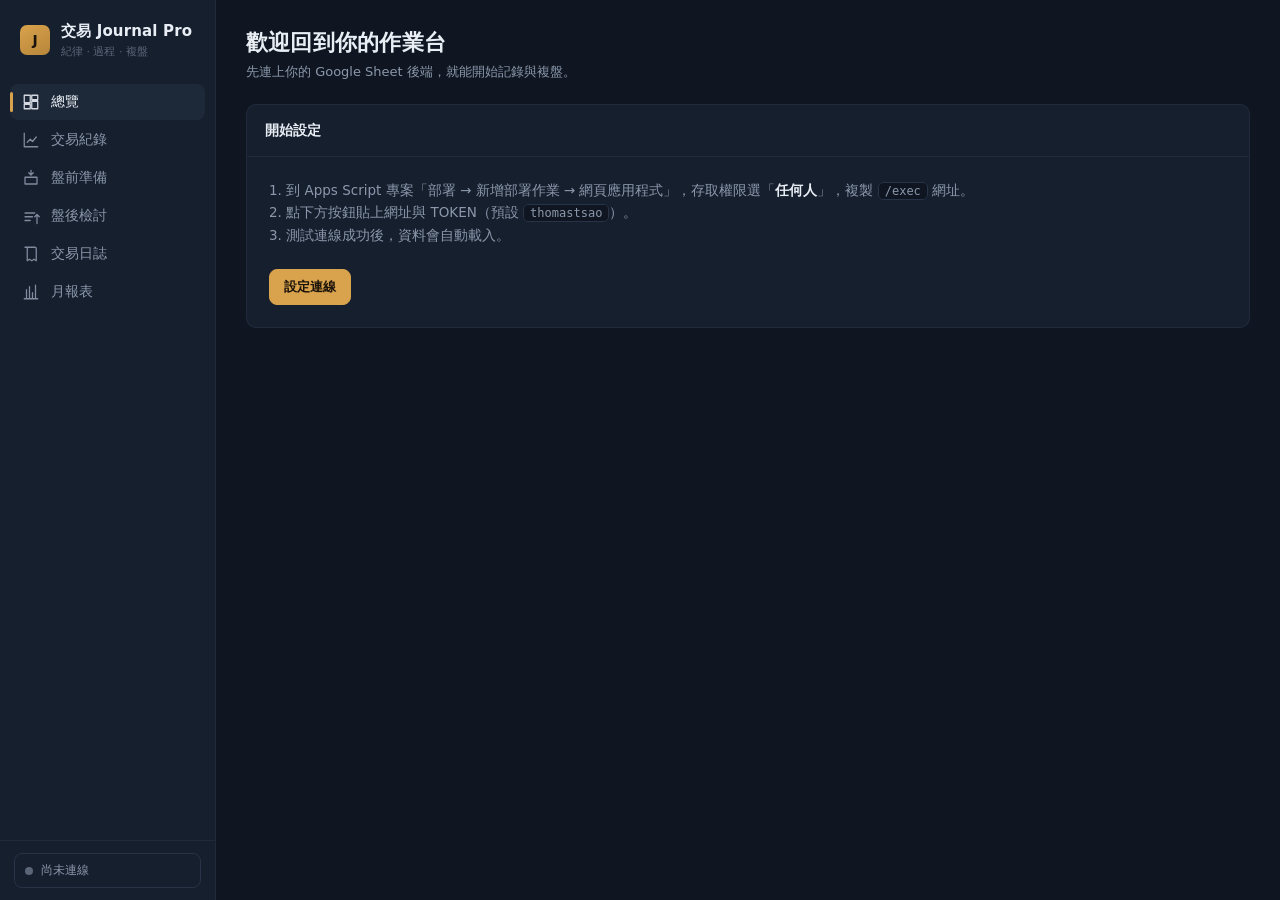
<file: app-stocks-review/index.html>
<!DOCTYPE html>
<html lang="zh-Hant">
<head>
<meta charset="UTF-8">
<meta name="viewport" content="width=device-width, initial-scale=1.0">
<title>交易 Journal Pro</title>
<style>
  :root{
    --bg:#0F1621; --surface:#161F2E; --surface-2:#1D2838; --raised:#222F42;
    --line:#27334699; --line-solid:#273346; --ink:#E9EEF5; --muted:#8B98AB; --faint:#5A6678;
    --gold:#D9A24C; --gold-dim:#B7863a; --win:#4FB286; --loss:#E06C6C; --info:#5E9BD6;
    --radius:10px; --mono:ui-monospace,"SF Mono","JetBrains Mono","Cascadia Code",Menlo,monospace;
    --sans:-apple-system,"Segoe UI","Noto Sans TC","PingFang TC",system-ui,sans-serif;
  }
  *{box-sizing:border-box}
  html,body{margin:0;height:100%}
  body{background:var(--bg);color:var(--ink);font-family:var(--sans);font-size:14px;line-height:1.5;-webkit-font-smoothing:antialiased}
  .num{font-family:var(--mono);font-variant-numeric:tabular-nums;letter-spacing:-.01em}
  a{color:inherit}
  button{font-family:inherit;font-size:inherit;cursor:pointer;color:inherit}
  input,select,textarea{font-family:inherit;font-size:14px}
  ::-webkit-scrollbar{width:10px;height:10px}
  ::-webkit-scrollbar-thumb{background:var(--line-solid);border-radius:6px}
  ::-webkit-scrollbar-track{background:transparent}

  /* ── shell ── */
  .app{display:grid;grid-template-columns:216px 1fr;min-height:100vh}
  .rail{background:var(--surface);border-right:1px solid var(--line);display:flex;flex-direction:column;position:sticky;top:0;height:100vh}
  .brand{padding:20px 20px 16px;display:flex;align-items:center;gap:11px}
  .brand .mark{width:30px;height:30px;border-radius:7px;background:linear-gradient(150deg,var(--gold),var(--gold-dim));display:grid;place-items:center;color:#1a130a;font-weight:800;flex:none}
  .brand h1{font-size:15px;margin:0;font-weight:650;letter-spacing:.01em}
  .brand small{display:block;color:var(--faint);font-size:11px;font-weight:400;margin-top:1px}
  nav{padding:8px 10px;display:flex;flex-direction:column;gap:2px}
  .nav-btn{display:flex;align-items:center;gap:11px;padding:9px 12px;border:0;background:transparent;border-radius:8px;color:var(--muted);text-align:left;transition:background .12s,color .12s;position:relative;font-size:13.5px}
  .nav-btn svg{width:18px;height:18px;flex:none;opacity:.9}
  .nav-btn:hover{background:var(--surface-2);color:var(--ink)}
  .nav-btn.active{color:var(--ink);background:var(--surface-2)}
  .nav-btn.active::before{content:"";position:absolute;left:0;top:8px;bottom:8px;width:3px;border-radius:3px;background:var(--gold)}
  .rail-foot{margin-top:auto;padding:12px 14px;border-top:1px solid var(--line)}
  .conn{display:flex;align-items:center;gap:8px;font-size:12px;color:var(--muted);width:100%;padding:8px 10px;border:1px solid var(--line-solid);border-radius:8px;background:transparent}
  .conn:hover{background:var(--surface-2)}
  .dot{width:8px;height:8px;border-radius:50%;background:var(--faint);flex:none}
  .dot.ok{background:var(--win);box-shadow:0 0 0 3px #4fb28622}
  .dot.bad{background:var(--loss)}

  main{min-width:0;padding:26px 30px 60px}
  .head{display:flex;align-items:flex-end;justify-content:space-between;gap:20px;margin-bottom:22px;flex-wrap:wrap}
  .head h2{margin:0;font-size:22px;font-weight:640;letter-spacing:.01em}
  .head p{margin:3px 0 0;color:var(--muted);font-size:13px}
  .head .tools{display:flex;gap:8px;align-items:center;flex-wrap:wrap}

  /* ── controls ── */
  .btn{border:1px solid var(--line-solid);background:var(--surface-2);padding:8px 14px;border-radius:8px;font-size:13px;font-weight:500;transition:background .12s,border-color .12s}
  .btn:hover{background:var(--raised)}
  .btn.primary{background:var(--gold);border-color:var(--gold);color:#1a130a;font-weight:650}
  .btn.primary:hover{background:#e6b264}
  .btn.ghost{background:transparent}
  .btn.danger{color:var(--loss);border-color:#e06c6c44}
  .btn.danger:hover{background:#e06c6c14}
  .btn.sm{padding:5px 10px;font-size:12px;border-radius:7px}
  .seg{display:inline-flex;border:1px solid var(--line-solid);border-radius:8px;overflow:hidden;background:var(--surface)}
  .seg button{border:0;background:transparent;padding:7px 13px;font-size:12.5px;color:var(--muted)}
  .seg button.on{background:var(--surface-2);color:var(--ink)}
  .input,select.input,textarea.input{width:100%;background:var(--bg);border:1px solid var(--line-solid);color:var(--ink);padding:9px 11px;border-radius:8px;outline:none;transition:border-color .12s}
  .input:focus{border-color:var(--gold)}
  textarea.input{resize:vertical;min-height:74px;line-height:1.55}
  label.fl{display:block;font-size:12px;color:var(--muted);margin:0 0 6px}
  :focus-visible{outline:2px solid var(--gold);outline-offset:2px}

  /* ── panels ── */
  .panel{background:var(--surface);border:1px solid var(--line);border-radius:var(--radius)}
  .panel-h{padding:15px 18px;border-bottom:1px solid var(--line);display:flex;align-items:center;justify-content:space-between;gap:12px}
  .panel-h h3{margin:0;font-size:14px;font-weight:600}
  .panel-h .sub{color:var(--faint);font-size:12px}

  /* ── dashboard hero: equity curve ── */
  .hero{background:var(--surface);border:1px solid var(--line);border-radius:var(--radius);padding:20px 22px;margin-bottom:16px;position:relative;overflow:hidden}
  .hero-top{display:flex;justify-content:space-between;align-items:flex-start;gap:16px;flex-wrap:wrap}
  .hero .netR{font-size:40px;font-weight:600;line-height:1;letter-spacing:-.02em}
  .hero .netR small{font-size:15px;color:var(--muted);font-weight:400;margin-left:8px;font-family:var(--sans)}
  .hero .cap{color:var(--muted);font-size:12.5px;margin-bottom:6px}
  .curve{margin-top:14px;width:100%;height:132px;display:block}
  .curve .zero{stroke:var(--line-solid);stroke-dasharray:3 4}
  .curve .base{stroke:var(--faint);stroke-width:1}

  /* ── ledger stat strip (not identical cards) ── */
  .strip{display:grid;grid-template-columns:repeat(auto-fit,minmax(150px,1fr));background:var(--surface);border:1px solid var(--line);border-radius:var(--radius);overflow:hidden;margin-bottom:16px}
  .stat{padding:15px 18px;border-right:1px solid var(--line);border-bottom:1px solid var(--line)}
  .stat .k{color:var(--muted);font-size:12px;margin-bottom:7px}
  .stat .v{font-size:24px;font-weight:600;letter-spacing:-.01em}
  .stat .v.pos{color:var(--win)} .stat .v.neg{color:var(--loss)}
  .stat .x{font-size:11.5px;color:var(--faint);margin-top:3px}

  /* ── tables ── */
  .tw{overflow-x:auto}
  table{width:100%;border-collapse:collapse;font-size:13px}
  th{text-align:left;color:var(--muted);font-weight:500;font-size:11.5px;padding:11px 14px;border-bottom:1px solid var(--line-solid);white-space:nowrap;position:sticky;top:0;background:var(--surface)}
  td{padding:11px 14px;border-bottom:1px solid var(--line);white-space:nowrap}
  tbody tr:hover{background:var(--surface-2)}
  tbody tr:last-child td{border-bottom:0}
  .pill{display:inline-flex;align-items:center;gap:5px;padding:2px 9px;border-radius:20px;font-size:11.5px;border:1px solid var(--line-solid)}
  .pill.long{color:var(--win);border-color:#4fb28644;background:#4fb2860f}
  .pill.short{color:var(--loss);border-color:#e06c6c44;background:#e06c6c0f}
  .rcell.pos{color:var(--win)} .rcell.neg{color:var(--loss)}
  .rowact{display:flex;gap:4px;opacity:0;transition:opacity .12s}
  tr:hover .rowact{opacity:1}
  .iconbtn{border:0;background:transparent;color:var(--faint);padding:4px;border-radius:6px;line-height:0}
  .iconbtn:hover{background:var(--raised);color:var(--ink)}
  .iconbtn.del:hover{color:var(--loss)}
  .iconbtn svg{width:15px;height:15px}

  /* ── empty state ── */
  .empty{padding:56px 20px;text-align:center;color:var(--muted)}
  .empty .big{font-size:34px;margin-bottom:8px;opacity:.5}
  .empty h4{margin:0 0 6px;color:var(--ink);font-weight:600;font-size:15px}
  .empty p{margin:0 0 16px;font-size:13px}

  /* ── forms grid ── */
  .grid{display:grid;gap:14px}
  .g2{grid-template-columns:1fr 1fr}
  .g3{grid-template-columns:1fr 1fr 1fr}
  .field{min-width:0}
  .full{grid-column:1/-1}
  .toggle{display:inline-flex;align-items:center;gap:9px;cursor:pointer;user-select:none}
  .toggle input{position:absolute;opacity:0;width:0;height:0}
  .track{width:38px;height:22px;border-radius:20px;background:var(--line-solid);position:relative;transition:background .15s;flex:none}
  .track::after{content:"";position:absolute;top:2px;left:2px;width:18px;height:18px;border-radius:50%;background:#cdd5e0;transition:transform .15s}
  .toggle input:checked + .track{background:var(--win)}
  .toggle input:checked + .track::after{transform:translateX(16px);background:#0f1621}

  /* score dots */
  .score{display:inline-flex;gap:5px}
  .score span{width:22px;height:22px;border-radius:6px;border:1px solid var(--line-solid);display:grid;place-items:center;font-size:12px;color:var(--muted);cursor:pointer;transition:all .1s}
  .score span.on{background:var(--gold);border-color:var(--gold);color:#1a130a;font-weight:650}

  /* tag input */
  .tags{display:flex;flex-wrap:wrap;gap:7px;padding:8px;border:1px solid var(--line-solid);border-radius:8px;background:var(--bg);align-items:center}
  .tag{display:inline-flex;align-items:center;gap:6px;background:var(--surface-2);border:1px solid var(--line-solid);border-radius:7px;padding:4px 6px 4px 9px;font-size:12.5px}
  .tag .st{color:var(--gold);font-size:11px}
  .tag button{border:0;background:transparent;color:var(--faint);line-height:0;padding:2px;border-radius:4px}
  .tag button:hover{color:var(--loss)}
  .tags .tin{flex:1;min-width:90px;border:0;background:transparent;color:var(--ink);outline:none;padding:4px}

  /* ── modal ── */
  .scrim{position:fixed;inset:0;background:#080c12cc;backdrop-filter:blur(2px);display:none;align-items:flex-start;justify-content:center;padding:40px 16px;z-index:50;overflow:auto}
  .scrim.open{display:flex}
  .modal{background:var(--surface);border:1px solid var(--line-solid);border-radius:14px;width:100%;max-width:660px;box-shadow:0 24px 60px #0009}
  .modal.wide{max-width:820px}
  .modal-h{padding:18px 22px;border-bottom:1px solid var(--line);display:flex;justify-content:space-between;align-items:center}
  .modal-h h3{margin:0;font-size:16px;font-weight:640}
  .modal-b{padding:22px}
  .modal-f{padding:16px 22px;border-top:1px solid var(--line);display:flex;justify-content:space-between;gap:10px;align-items:center}

  /* toast */
  .toasts{position:fixed;right:20px;bottom:20px;display:flex;flex-direction:column;gap:9px;z-index:80}
  .toast{background:var(--raised);border:1px solid var(--line-solid);border-left:3px solid var(--info);padding:12px 16px;border-radius:9px;font-size:13px;max-width:340px;box-shadow:0 8px 24px #0007;animation:tin .18s ease}
  .toast.ok{border-left-color:var(--win)} .toast.err{border-left-color:var(--loss)}
  @keyframes tin{from{opacity:0;transform:translateY(8px)}to{opacity:1;transform:none}}

  .hint{color:var(--faint);font-size:12px;margin-top:7px}
  .kbd{font-family:var(--mono);background:var(--bg);border:1px solid var(--line-solid);border-radius:5px;padding:1px 6px;font-size:12px}
  .row-between{display:flex;justify-content:space-between;align-items:center;gap:12px}

  @media (max-width:860px){
    .app{grid-template-columns:1fr}
    .rail{position:fixed;bottom:0;top:auto;left:0;right:0;height:auto;flex-direction:row;border-right:0;border-top:1px solid var(--line);z-index:40;overflow-x:auto}
    .brand,.rail-foot{display:none}
    nav{flex-direction:row;padding:6px 8px;gap:2px}
    .nav-btn{flex-direction:column;gap:4px;font-size:10.5px;padding:7px 12px;white-space:nowrap}
    .nav-btn.active::before{left:8px;right:8px;top:0;bottom:auto;width:auto;height:3px}
    main{padding:18px 16px 90px}
    .g2,.g3{grid-template-columns:1fr}
  }
  @media (prefers-reduced-motion:reduce){*{animation:none!important;transition:none!important}}
</style>
</head>
<body>
<div class="app">
  <aside class="rail">
    <div class="brand">
      <div class="mark">J</div>
      <div><h1>交易 Journal Pro</h1><small>紀律 · 過程 · 複盤</small></div>
    </div>
    <nav id="nav"></nav>
    <div class="rail-foot">
      <button class="conn" id="connBtn"><span class="dot" id="connDot"></span><span id="connTxt">尚未連線</span></button>
    </div>
  </aside>
  <main id="view"></main>
</div>

<div class="scrim" id="scrim"><div class="modal" id="modal"></div></div>
<div class="toasts" id="toasts"></div>

<script>
"use strict";
/* ══════════ 安全儲存（下載自用時持久化；沙盒中自動退回記憶體） ══════════ */
const store = {
  _m:{},
  get(k){ try{ const v=localStorage.getItem(k); return v===null?this._m[k]??null:v; }catch(e){ return this._m[k]??null; } },
  set(k,v){ try{ localStorage.setItem(k,v); }catch(e){ this._m[k]=v; } },
};

/* ══════════ 與 Apps Script 對接 ══════════ */
const GS = {
  url(){ return (store.get('gs_url')||'').trim(); },
  token(){ return (store.get('gs_token')||'thomastsao').trim(); },
  _norm(u){ return u.replace(/\/+$/,''); },
  async get(params){
    if(!this.url()) throw new Error('尚未設定 Web App 網址');
    const u = new URL(this._norm(this.url()));
    Object.entries({...params, token:this.token()}).forEach(([k,v])=>{ if(v!=null) u.searchParams.set(k,v); });
    const r = await fetch(u.toString(), { method:'GET', redirect:'follow' });
    return this._parse(r);
  },
  async post(body){
    if(!this.url()) throw new Error('尚未設定 Web App 網址');
    // text/plain 屬「簡單請求」，避開 Apps Script 不處理的 CORS 預檢
    const r = await fetch(this._norm(this.url()), {
      method:'POST', redirect:'follow',
      headers:{ 'Content-Type':'text/plain;charset=utf-8' },
      body: JSON.stringify({...body, token:this.token()}),
    });
    return this._parse(r);
  },
  async _parse(r){
    const t = await r.text();
    let d; try{ d=JSON.parse(t); }catch(e){ throw new Error('回應非 JSON（多半是網址錯誤或未部署為「任何人」可存取）'); }
    if(d && d.ok===false) throw new Error(d.error||'後端回報錯誤');
    return d;
  },
  ping(){ return this.get({action:'ping'}); },
  list(kind){ return this.get({action:'list',kind}).then(d=>d.items||[]); },
  summary(p){ return this.get({action:'summary',...p}).then(d=>d.summary||{}); },
  upsert(kind,item){ return this.post({action:'upsert',kind,item}); },
  remove(kind,id){ return this.post({action:'delete',kind,id}); },
};

/* ══════════ 全域狀態 ══════════ */
const S = { view:'dash', connected:false, range:'all', curveMode:'R', monthMode:'R',
  data:{ trades:[], premarket:[], postmarket:[], journal:[] } };

/* ══════════ 小工具 ══════════ */
const $ = s=>document.querySelector(s);
const el = (t,a={},kids=[])=>{ const n=document.createElement(t);
  for(const k in a){ if(k==='class')n.className=a[k]; else if(k==='html')n.innerHTML=a[k]; else if(k.startsWith('on'))n.addEventListener(k.slice(2),a[k]); else if(a[k]!=null)n.setAttribute(k,a[k]); }
  (Array.isArray(kids)?kids:[kids]).forEach(c=>c!=null&&n.append(c.nodeType?c:document.createTextNode(c))); return n; };
const esc = s=>String(s??'').replace(/[&<>"]/g,c=>({'&':'&amp;','<':'&lt;','>':'&gt;','"':'&quot;'}[c]));
const todayStr = ()=>{ const d=new Date(); return `${d.getFullYear()}-${String(d.getMonth()+1).padStart(2,'0')}-${String(d.getDate()).padStart(2,'0')}`; };
const fnum = (n,d=2)=>{ if(n==null||n===''||isNaN(n))return '—'; const x=Number(n); return (x>0?'+':'')+x.toFixed(d); };
const fint = n=>(n==null||isNaN(n))?'—':String(n);
const fmoney = n=>{ if(n==null||n===''||isNaN(n))return '—'; const x=Math.round(Number(n)); return (x>0?'+':x<0?'−':'')+Math.abs(x).toLocaleString('en-US'); };
function toast(msg,kind=''){ const t=el('div',{class:'toast '+kind},esc(msg)); $('#toasts').append(t);
  setTimeout(()=>{ t.style.opacity='0'; t.style.transform='translateY(6px)'; setTimeout(()=>t.remove(),200); },3200); }

/* R 值試算 */
function calcR(dir,entry,stop,exit){
  entry=+entry; stop=+stop; exit=+exit;
  if([entry,stop,exit].some(v=>isNaN(v)))return null;
  const risk = dir==='short' ? stop-entry : entry-stop;
  const reward = dir==='short' ? entry-exit : exit-entry;
  if(!risk || risk<=0) return null;
  return +(reward/risk).toFixed(2);
}

/* 從已載入的 trades 依日期範圍算統計（首頁用，離線即時） */
function rangeStart(){ const d=new Date(); if(S.range==='30')d.setDate(d.getDate()-30);
  else if(S.range==='90')d.setDate(d.getDate()-90); else if(S.range==='ytd')return `${d.getFullYear()}-01-01`;
  else return '0000-01-01'; return `${d.getFullYear()}-${String(d.getMonth()+1).padStart(2,'0')}-${String(d.getDate()).padStart(2,'0')}`; }
function filteredTrades(){ const from=rangeStart();
  return S.data.trades.filter(t=>String(t.date||'')>=from)
    .sort((a,b)=>String(a.date).localeCompare(String(b.date))||String(a.created_at||'').localeCompare(String(b.created_at||''))); }
function filteredPostmarket(){ const from=rangeStart();
  return S.data.postmarket.filter(r=>String(r.date||'')>=from); }
function computeStats(rows){
  let n=0,w=0,l=0,be=0,rSum=0,rPos=0,rNeg=0,py=0,pt=0,best=null,worst=null;
  rows.forEach(t=>{ n++; const R=(t.rMultiple==null||t.rMultiple==='')?null:Number(t.rMultiple);
    if(R!=null&&!isNaN(R)){ rSum+=R; if(R>0){w++;rPos+=R;} else if(R<0){l++;rNeg+=R;} else be++;
      if(best==null||R>best)best=R; if(worst==null||R<worst)worst=R; }
    if(t.planFollowed===true||t.planFollowed===false){ pt++; if(t.planFollowed===true)py++; } });
  const dec=w+l;
  return { count:n,wins:w,losses:l,be, winRate:dec?+(w/dec*100).toFixed(1):0,
    rTotal:+rSum.toFixed(2), rAvg:n?+(rSum/n).toFixed(2):0,
    profitFactor:rNeg!==0?+(rPos/Math.abs(rNeg)).toFixed(2):null,
    planRate:pt?+(py/pt*100).toFixed(1):null, best,worst }; }

/* ══════════ 導覽 ══════════ */
const NAV=[
  ['dash','總覽', '<path d="M3 13h8V3H3v10zm0 8h8v-6H3v6zm10 0h8V11h-8v10zm0-18v6h8V3h-8z"/>'],
  ['trades','交易紀錄', '<path d="M3 3v18h18M7 15l4-4 3 3 5-6"/>'],
  ['pre','盤前準備', '<path d="M12 2v6m0 0 3-3m-3 3L9 5M4 11h16v9H4z"/>'],
  ['post','盤後檢討', '<path d="M20 22V10m0 0-3 3m3-3 3 3M4 13h10M4 18h7M4 8h13"/>'],
  ['journal','交易日誌', '<path d="M4 3h13a2 2 0 0 1 2 2v16l-3-2-3 2-3-2-3 2V5a2 2 0 0 1 2-2z"/>'],
  ['month','月報表', '<path d="M3 21h18M6 21V9m4 12V5m4 16v-8m4 8V3"/>'],
];
function renderNav(){ const nav=$('#nav'); nav.innerHTML='';
  NAV.forEach(([id,label,path])=>{ const b=el('button',{class:'nav-btn'+(S.view===id?' active':''),
    onclick:()=>{ S.view=id; renderNav(); route(); }});
    b.innerHTML=`<svg viewBox="0 0 24 24" fill="none" stroke="currentColor" stroke-width="1.7" stroke-linecap="round" stroke-linejoin="round">${path}</svg><span>${label}</span>`;
    nav.append(b); }); }

/* ══════════ 連線 ══════════ */
function paintConn(){ const dot=$('#connDot'),txt=$('#connTxt');
  dot.className='dot'+(S.connected?' ok':(GS.url()?' bad':''));
  txt.textContent=S.connected?'已連線':(GS.url()?'連線失敗':'尚未連線'); }
async function reconnect(silent){
  if(!GS.url()){ S.connected=false; paintConn(); return; }
  try{ await GS.ping(); S.connected=true; paintConn();
    const [tr,pre,post,jr]=await Promise.all([GS.list('trades'),GS.list('premarket'),GS.list('postmarket'),GS.list('journal')]);
    S.data={trades:tr,premarket:pre,postmarket:post,journal:jr};
    if(!silent) toast('已同步 '+tr.length+' 筆交易','ok'); route();
  }catch(e){ S.connected=false; paintConn(); if(!silent) toast('連線失敗：'+e.message,'err'); route(); } }

/* ══════════ 路由 ══════════ */
function route(){ const v=$('#view'); v.innerHTML='';
  if(!GS.url()) return v.append(welcome());
  ({dash:viewDash,trades:viewTrades,pre:viewPre,post:viewPost,journal:viewJournal,month:viewMonth}[S.view]||viewDash)(v); }

function welcome(){ const w=el('div');
  w.innerHTML=`<div class="head"><div><h2>歡迎回到你的作業台</h2><p>先連上你的 Google Sheet 後端，就能開始記錄與複盤。</p></div></div>`;
  const p=el('div',{class:'panel'});
  p.innerHTML=`<div class="panel-h"><h3>開始設定</h3></div>
    <div style="padding:22px;color:var(--muted);font-size:13.5px;line-height:1.7">
      1. 到 Apps Script 專案「部署 → 新增部署作業 → 網頁應用程式」，存取權限選「<b style="color:var(--ink)">任何人</b>」，複製 <span class="kbd">/exec</span> 網址。<br>
      2. 點下方按鈕貼上網址與 TOKEN（預設 <span class="kbd">thomastsao</span>）。<br>
      3. 測試連線成功後，資料會自動載入。
    </div>`;
  const foot=el('div',{style:'padding:0 22px 22px'},[el('button',{class:'btn primary',onclick:openSettings},'設定連線')]);
  p.append(foot); w.append(p); return w; }

/* ══════════ 總覽 ══════════ */
function viewDash(root){
  const rows=filteredTrades(), st=computeStats(rows);
  const head=el('div',{class:'head'});
  head.innerHTML=`<div><h2>總覽</h2><p>${st.count?`區間內 ${st.count} 筆交易`:'尚無資料，先到交易紀錄新增第一筆'}</p></div>`;
  const seg=el('div',{class:'seg'});
  [['30','近 30 天'],['90','近 90 天'],['ytd','今年'],['all','全部']].forEach(([k,lab])=>{
    seg.append(el('button',{class:S.range===k?'on':'',onclick:()=>{S.range=k;route();}},lab)); });
  head.append(el('div',{class:'tools'},[seg])); root.append(head);

  // hero：權益曲線（可切換 金額 / R）
  const mode=S.curveMode, hero=el('div',{class:'hero'});
  const cum=[]; let capL,headL,unitL,capR,headR,unitR;
  if(mode==='amt'){
    const days=filteredPostmarket().filter(r=>r.pnl!=null&&!isNaN(r.pnl))
      .sort((a,b)=>String(a.date).localeCompare(String(b.date)));
    let run=0; days.forEach(r=>{ run+=Number(r.pnl); cum.push({d:r.date,v:run}); });
    const net=days.reduce((s,r)=>s+Number(r.pnl),0), avg=days.length?net/days.length:0;
    const c1=net>0?'var(--win)':net<0?'var(--loss)':'var(--ink)', c2=avg>0?'var(--win)':avg<0?'var(--loss)':'var(--ink)';
    capL='累積損益（區間，來自盤後每日 pnl）'; headL=`<span style="color:${c1}">${fmoney(net)}</span>`; unitL='淨損益';
    capR='平均每日損益'; headR=`<span style="color:${c2};font-size:26px">${fmoney(avg)}</span>`; unitR='／交易日';
  } else {
    let run=0; rows.forEach(t=>{ const R=Number(t.rMultiple); if(!isNaN(R)){run+=R; cum.push({d:t.date,v:run});} });
    const c1=st.rTotal>0?'var(--win)':st.rTotal<0?'var(--loss)':'var(--ink)', c2=st.rAvg>0?'var(--win)':st.rAvg<0?'var(--loss)':'var(--ink)';
    capL='累積 R（區間淨值曲線）'; headL=`<span style="color:${c1}">${fnum(st.rTotal,2)}</span>`; unitL='R 淨額';
    capR='期望值 / 筆'; headR=`<span style="color:${c2};font-size:26px">${fnum(st.rAvg,2)}</span>`; unitR='R';
  }
  hero.innerHTML=`<div class="hero-top">
      <div><div class="cap">${capL}</div><div class="netR num">${headL}<small>${unitL}</small></div></div>
      <div style="display:flex;flex-direction:column;align-items:flex-end;gap:12px">
        <div class="seg"><button class="${mode==='R'?'on':''}" data-cm="R">R</button><button class="${mode==='amt'?'on':''}" data-cm="amt">金額</button></div>
        <div style="text-align:right"><div class="cap">${capR}</div><div class="netR num">${headR}<small>${unitR}</small></div></div>
      </div>
    </div>${curveSVG(cum,mode)}`;
  hero.querySelectorAll('[data-cm]').forEach(b=>b.onclick=()=>{ S.curveMode=b.dataset.cm; route(); });
  root.append(hero);

  // ledger 統計條
  const strip=el('div',{class:'strip'});
  const cells=[
    ['勝率', st.winRate+'%', `${st.wins} 勝 / ${st.losses} 負`],
    ['獲利因子', st.profitFactor==null?'—':st.profitFactor.toFixed(2), '總獲利 R ÷ 總虧損 R'],
    ['計畫遵守率', st.planRate==null?'—':st.planRate+'%', '有紀錄的交易'],
    ['最佳 / 最差 R', `${fnum(st.best,1)} / ${fnum(st.worst,1)}`, '單筆極值'],
  ];
  cells.forEach(([k,v,x])=>{ const cls=k==='勝率'?(st.winRate>=50?'pos':st.winRate>0?'neg':''):'';
    strip.append(el('div',{class:'stat',html:`<div class="k">${k}</div><div class="v ${cls} num">${v}</div><div class="x">${x}</div>`})); });
  root.append(strip);

  // 近期交易
  const p=el('div',{class:'panel'});
  p.append(el('div',{class:'panel-h',html:`<h3>近期交易</h3><span class="sub">最新在上</span>`}));
  const recent=[...rows].reverse().slice(0,8);
  if(!recent.length){ p.append(emptyBlock('尚無交易','到「交易紀錄」記下第一筆，這裡會即時反映。','前往交易紀錄',()=>{S.view='trades';renderNav();route();})); }
  else{ p.append(tradeTable(recent,false)); }
  root.append(p);
}
function curveSVG(cum,mode){
  const W=760,H=132,pad=6;
  const emptyMsg = mode==='amt' ? '在「盤後檢討」填寫兩天以上的每日損益，這裡會畫出金額曲線' : '累積兩筆以上交易後，這裡會畫出你的 R 曲線';
  if(cum.length<2) return `<svg class="curve" viewBox="0 0 ${W} ${H}" preserveAspectRatio="none"><text x="12" y="70" fill="var(--faint)" font-size="12">${emptyMsg}</text></svg>`;
  const xs=cum.map((_,i)=>pad+i*(W-2*pad)/(cum.length-1));
  const vals=cum.map(c=>c.v), lo=Math.min(0,...vals), hi=Math.max(0,...vals), span=(hi-lo)||1;
  const y=v=>H-pad-(v-lo)/span*(H-2*pad);
  const line=xs.map((x,i)=>`${i?'L':'M'}${x.toFixed(1)},${y(vals[i]).toFixed(1)}`).join(' ');
  const area=`${line} L${xs[xs.length-1].toFixed(1)},${y(0).toFixed(1)} L${xs[0].toFixed(1)},${y(0).toFixed(1)} Z`;
  const end=vals[vals.length-1], stroke=end>0?'var(--win)':end<0?'var(--loss)':'var(--muted)';
  const fill=end>0?'#4fb28622':end<0?'#e06c6c22':'#8b98ab18';
  return `<svg class="curve" viewBox="0 0 ${W} ${H}" preserveAspectRatio="none">
    <line class="zero" x1="0" x2="${W}" y1="${y(0)}" y2="${y(0)}"/>
    <path d="${area}" fill="${fill}"/><path d="${line}" fill="none" stroke="${stroke}" stroke-width="2" stroke-linejoin="round"/>
    <circle cx="${xs[xs.length-1]}" cy="${y(end)}" r="3.5" fill="${stroke}"/></svg>`;
}

/* ══════════ 交易紀錄 ══════════ */
function viewTrades(root){
  const rows=[...S.data.trades].sort((a,b)=>String(b.date).localeCompare(String(a.date))||String(b.created_at||'').localeCompare(String(a.created_at||'')));
  const head=el('div',{class:'head'});
  head.innerHTML=`<div><h2>交易紀錄</h2><p>${rows.length} 筆</p></div>`;
  head.append(el('div',{class:'tools'},[el('button',{class:'btn primary',onclick:()=>tradeForm()},'＋ 新增交易')]));
  root.append(head);
  const p=el('div',{class:'panel'});
  if(!rows.length) p.append(emptyBlock('還沒有交易','記下進場、出場、停損與 R 值，累積你的統計基礎。','新增交易',()=>tradeForm()));
  else p.append(tradeTable(rows,true));
  root.append(p);
}
function tradeTable(rows,actions){
  const wrap=el('div',{class:'tw'}); const t=el('table');
  t.innerHTML=`<thead><tr><th>日期</th><th>商品</th><th>方向</th><th>策略</th>
    <th style="text-align:right">進場</th><th style="text-align:right">停損</th><th style="text-align:right">出場</th>
    <th style="text-align:right">R</th><th>計畫</th>${actions?'<th></th>':''}</tr></thead>`;
  const tb=el('tbody');
  rows.forEach(t0=>{ const R=t0.rMultiple, rc=R>0?'pos':R<0?'neg':'';
    const tr=el('tr');
    tr.innerHTML=`<td class="num">${esc(t0.date)}</td><td style="font-weight:600">${esc(t0.symbol)}</td>
      <td><span class="pill ${t0.direction==='short'?'short':'long'}">${t0.direction==='short'?'做空':'做多'}</span></td>
      <td style="color:var(--muted)">${esc(t0.strategy||'—')}</td>
      <td class="num" style="text-align:right">${t0.entry??'—'}</td>
      <td class="num" style="text-align:right;color:var(--loss)">${t0.stop??'—'}</td>
      <td class="num" style="text-align:right">${t0.exit??'—'}</td>
      <td class="num rcell ${rc}" style="text-align:right;font-weight:600">${fnum(R,2)}</td>
      <td>${t0.planFollowed?'<span style="color:var(--win)">✓</span>':'<span style="color:var(--faint)">✗</span>'}</td>`;
    if(actions){ const td=el('td'); const box=el('div',{class:'rowact'});
      box.append(iconBtn('edit',()=>tradeForm(t0)), iconBtn('del',()=>confirmDel('trades',t0.id,`${t0.symbol} ${t0.date}`)));
      td.append(box); tr.append(td); }
    tb.append(tr); });
  t.append(tb); wrap.append(t); return wrap;
}
function tradeForm(item){
  const it=item||{ id:'t_'+Date.now()+'_'+Math.random().toString(36).slice(2,6), date:todayStr(),
    direction:'long', planFollowed:true };
  const b=el('div',{class:'grid g2'});
  b.innerHTML=`
    <div class="field"><label class="fl">日期</label><input class="input" type="date" id="f_date" value="${esc(it.date||todayStr())}"></div>
    <div class="field"><label class="fl">商品代號</label><input class="input" id="f_symbol" placeholder="TSLA / 2330" value="${esc(it.symbol||'')}"></div>
    <div class="field"><label class="fl">方向</label><select class="input" id="f_dir">
      <option value="long"${it.direction!=='short'?' selected':''}>做多</option>
      <option value="short"${it.direction==='short'?' selected':''}>做空</option></select></div>
    <div class="field"><label class="fl">策略 / setup</label><input class="input" id="f_strategy" placeholder="突破、回測、反轉…" value="${esc(it.strategy||'')}"></div>
    <div class="field"><label class="fl">進場價</label><input class="input num" id="f_entry" inputmode="decimal" value="${it.entry??''}"></div>
    <div class="field"><label class="fl">停損價</label><input class="input num" id="f_stop" inputmode="decimal" value="${it.stop??''}"></div>
    <div class="field"><label class="fl">出場價</label><input class="input num" id="f_exit" inputmode="decimal" value="${it.exit??''}"></div>
    <div class="field"><label class="fl">R 倍數 <button type="button" id="f_rcalc" class="btn sm ghost" style="margin-left:6px">依價位試算</button></label><input class="input num" id="f_r" inputmode="decimal" value="${it.rMultiple??''}"></div>
    <div class="field"><label class="fl">進場情緒</label><input class="input" id="f_ee" placeholder="冷靜 / FOMO / 猶豫" value="${esc(it.entryEmotion||'')}"></div>
    <div class="field"><label class="fl">出場情緒</label><input class="input" id="f_xe" placeholder="紀律 / 恐慌 / 貪婪" value="${esc(it.exitEmotion||'')}"></div>
    <div class="field full"><label class="toggle"><input type="checkbox" id="f_plan"${it.planFollowed?' checked':''}><span class="track"></span><span>有遵守交易計畫</span></label></div>
    <div class="field full"><label class="fl">筆記</label><textarea class="input" id="f_notes" placeholder="進出場理由、當下判斷、事後回顧…">${esc(it.notes||'')}</textarea></div>`;
  openModal(item?'編輯交易':'新增交易', b, async(close)=>{
    const dir=$('#f_dir').value;
    const rec={ id:it.id, date:$('#f_date').value, symbol:$('#f_symbol').value.trim().toUpperCase(),
      direction:dir, strategy:$('#f_strategy').value.trim(),
      entry:numOrNull('#f_entry'), stop:numOrNull('#f_stop'), exit:numOrNull('#f_exit'),
      rMultiple:numOrNull('#f_r'), entryEmotion:$('#f_ee').value.trim(), exitEmotion:$('#f_xe').value.trim(),
      planFollowed:$('#f_plan').checked, notes:$('#f_notes').value.trim() };
    if(!rec.symbol){ toast('請填商品代號','err'); return; }
    await save('trades',rec,close);
  });
  $('#f_rcalc').onclick=()=>{ const r=calcR($('#f_dir').value,$('#f_entry').value,$('#f_stop').value,$('#f_exit').value);
    if(r==null) toast('需要有效的進場、停損、出場價','err'); else { $('#f_r').value=r; toast('已試算 R = '+fnum(r,2),'ok'); } };
}

/* ══════════ 盤前準備（以日期為鍵） ══════════ */
function viewPre(root){
  const date = root._date || todayStr();
  const rec = S.data.premarket.find(r=>String(r.date)===date) || { date, watchlist:[] };
  const head=el('div',{class:'head'});
  head.innerHTML=`<div><h2>盤前準備</h2><p>當日交易前的心態與計畫，一天一筆</p></div>`;
  const dsel=el('input',{class:'input',type:'date',value:date,style:'width:auto',
    onchange:e=>{ root._date=e.target.value; viewPre(reset(root)); }});
  head.append(el('div',{class:'tools'},[dsel])); root.append(head);

  const p=el('div',{class:'panel'}); p.append(el('div',{class:'panel-h',html:`<h3>${date} 盤前計畫</h3><span class="sub">${rec.updated_at?'已存檔':'新的一天'}</span>`}));
  const body=el('div',{style:'padding:22px'}); const g=el('div',{class:'grid g2'});
  g.innerHTML=`
    <div class="field"><label class="fl">今日心情</label><input class="input" id="p_mood" placeholder="平靜 / 焦躁 / 專注" value="${esc(rec.mood||'')}"></div>
    <div class="field"><label class="fl">大盤趨勢研判</label><select class="input" id="p_trend">
      ${opts(['','偏多','偏空','區間盤整','轉折待確認'],rec.marketTrend)}</select></div>
    <div class="field"><label class="fl">今日交易許可</label><select class="input" id="p_perm">
      ${opts(['','正常交易','謹慎減碼','僅觀察不進場','暫停一天'],rec.tradingPermission)}</select></div>
    <div class="field"><label class="fl">今日提醒（給自己一句話）</label><input class="input" id="p_remind" placeholder="不追高、守停損、等訊號" value="${esc(rec.todayReminder||'')}"></div>
    <div class="field full"><label class="fl">盤勢筆記</label><textarea class="input" id="p_notes" placeholder="關鍵價位、消息面、昨日延續、預期劇本…">${esc(rec.marketNotes||'')}</textarea></div>`;
  body.append(g);
  body.append(el('div',{style:'margin-top:14px'},[el('label',{class:'fl'},'觀察清單（Enter 加入；可標記 setup）'), watchlistInput('p_wl',rec.watchlist||[])]));
  p.append(body);
  p.append(el('div',{class:'modal-f',style:'border-top:1px solid var(--line)'},[
    el('span',{class:'hint'},'以日期為鍵，重複存檔會覆蓋當天內容'),
    el('button',{class:'btn primary',onclick:async e=>{
      const rec2={ date, mood:$('#p_mood').value.trim(), marketTrend:$('#p_trend').value,
        tradingPermission:$('#p_perm').value, todayReminder:$('#p_remind').value.trim(),
        marketNotes:$('#p_notes').value.trim(), watchlist:readWatchlist('p_wl') };
      await save('premarket',rec2,null,'盤前計畫已存檔');
    }},'儲存盤前計畫')]));
  root.append(p);
}

/* ══════════ 盤後檢討（以日期為鍵；可帶入當日績效） ══════════ */
function viewPost(root){
  const date = root._date || todayStr();
  const rec = S.data.postmarket.find(r=>String(r.date)===date) || { date, tomorrowWatchlist:[] };
  const head=el('div',{class:'head'});
  head.innerHTML=`<div><h2>盤後檢討</h2><p>收盤後複盤：數據、情緒、錯誤與明日計畫</p></div>`;
  const dsel=el('input',{class:'input',type:'date',value:date,style:'width:auto',
    onchange:e=>{ root._date=e.target.value; viewPost(reset(root)); }});
  head.append(el('div',{class:'tools'},[dsel])); root.append(head);

  const p=el('div',{class:'panel'});
  p.append(el('div',{class:'panel-h'},[ el('h3',{},`${date} 盤後複盤`),
    el('button',{class:'btn sm',onclick:()=>pullSummary(date)},'⟲ 帶入當日績效') ]));
  const body=el('div',{style:'padding:22px'});

  const g1=el('div',{class:'grid g3'});
  g1.innerHTML=`
    <div class="field"><label class="fl">當日損益（金額）</label><input class="input num" id="q_pnl" inputmode="decimal" value="${rec.pnl??''}"></div>
    <div class="field"><label class="fl">交易筆數</label><input class="input num" id="q_tc" inputmode="numeric" value="${rec.tradeCount??''}"></div>
    <div class="field"><label class="fl">R 合計</label><input class="input num" id="q_rt" inputmode="decimal" value="${rec.rTotal??''}"></div>
    <div class="field"><label class="fl">獲利筆數</label><input class="input num" id="q_wc" inputmode="numeric" value="${rec.winCount??''}"></div>
    <div class="field"><label class="fl">虧損筆數</label><input class="input num" id="q_lc" inputmode="numeric" value="${rec.lossCount??''}"></div>
    <div class="field"><label class="toggle" style="margin-top:26px"><input type="checkbox" id="q_plan"${rec.followedPlan?' checked':''}><span class="track"></span><span>今日整體遵守計畫</span></label></div>`;
  body.append(g1);

  const scores=el('div',{class:'grid g3',style:'margin-top:4px'});
  scores.append(scoreField('q_disc','紀律執行',rec.disciplineScore),
                scoreField('q_emo','情緒控制',rec.emotionScore),
                scoreField('q_over','當日總評',rec.overallScore));
  body.append(scores);

  const g2=el('div',{class:'grid g2',style:'margin-top:16px'});
  g2.innerHTML=`
    <div class="field"><label class="fl">收盤情緒</label><input class="input" id="q_mood" placeholder="滿足 / 懊惱 / 平常心" value="${esc(rec.moodClose||'')}"></div>
    <div class="field"><label class="fl">大盤 / 盤勢回顧</label><input class="input" id="q_mkt" placeholder="今天大盤怎麼走、我對了嗎" value="${esc(rec.marketReview||'')}"></div>
    <div class="field"><label class="fl">今天做得好的地方</label><textarea class="input" id="q_well" placeholder="值得保留、下次複製的行為">${esc(rec.wentWell||'')}</textarea></div>
    <div class="field"><label class="fl">需要改進的地方</label><textarea class="input" id="q_wrong" placeholder="哪裡卡住、哪裡猶豫">${esc(rec.wentWrong||'')}</textarea></div>
    <div class="field"><label class="fl">具體錯誤</label><textarea class="input" id="q_mis" placeholder="追高、凹單、提早出場、不守停損…">${esc(rec.mistakes||'')}</textarea></div>
    <div class="field"><label class="fl">學到的教訓</label><textarea class="input" id="q_les" placeholder="一句能提醒未來自己的話">${esc(rec.lessons||'')}</textarea></div>
    <div class="field full"><label class="fl">明日計畫 / 調整</label><textarea class="input" id="q_plan2" placeholder="明天想做什麼、避免什麼、關注哪些位置">${esc(rec.tomorrowPlan||'')}</textarea></div>
    <div class="field full"><label class="fl">其他備註</label><textarea class="input" id="q_notes" placeholder="任何想記下的">${esc(rec.reviewNotes||'')}</textarea></div>`;
  body.append(g2);
  body.append(el('div',{style:'margin-top:16px'},[el('label',{class:'fl'},'明日觀察清單'), watchlistInput('q_wl',rec.tomorrowWatchlist||[])]));
  p.append(body);

  p.append(el('div',{class:'modal-f',style:'border-top:1px solid var(--line)'},[
    el('span',{class:'hint'},'「帶入當日績效」會呼叫後端 summary，自動填入勝負與 R'),
    el('button',{class:'btn primary',onclick:async()=>{
      const rec2={ date, pnl:numOrNull('#q_pnl'), tradeCount:numOrNull('#q_tc'), winCount:numOrNull('#q_wc'),
        lossCount:numOrNull('#q_lc'), rTotal:numOrNull('#q_rt'),
        disciplineScore:getScore('q_disc'), emotionScore:getScore('q_emo'), overallScore:getScore('q_over'),
        followedPlan:$('#q_plan').checked, moodClose:$('#q_mood').value.trim(), marketReview:$('#q_mkt').value.trim(),
        wentWell:$('#q_well').value.trim(), wentWrong:$('#q_wrong').value.trim(), mistakes:$('#q_mis').value.trim(),
        lessons:$('#q_les').value.trim(), tomorrowPlan:$('#q_plan2').value.trim(), reviewNotes:$('#q_notes').value.trim(),
        tomorrowWatchlist:readWatchlist('q_wl') };
      await save('postmarket',rec2,null,'盤後複盤已存檔');
    }},'儲存盤後複盤')]));
  root.append(p);
}
async function pullSummary(date){
  try{ const s = await GS.summary({date});
    if(!s.count){ toast('這天在交易紀錄裡沒有資料','err'); return; }
    setVal('#q_tc',s.count); setVal('#q_wc',s.wins); setVal('#q_lc',s.losses); setVal('#q_rt',s.rTotal);
    toast(`已帶入：${s.count} 筆，勝率 ${s.winRate}%，R 合計 ${fnum(s.rTotal,2)}`,'ok');
  }catch(e){ toast('取得績效失敗：'+e.message,'err'); }
}

/* ══════════ 交易日誌 ══════════ */
function viewJournal(root){
  const rows=[...S.data.journal].sort((a,b)=>String(b.trade_date).localeCompare(String(a.trade_date)));
  const head=el('div',{class:'head'});
  head.innerHTML=`<div><h2>交易日誌</h2><p>${rows.length} 篇 · 自由形式的想法與複盤敘事</p></div>`;
  head.append(el('div',{class:'tools'},[el('button',{class:'btn primary',onclick:()=>journalForm()},'＋ 新增日誌')]));
  root.append(head);
  const p=el('div',{class:'panel'});
  if(!rows.length){ p.append(emptyBlock('還沒有日誌','用一段文字記下今天的市場感受與交易敘事。','寫一篇',()=>journalForm())); root.append(p); return; }
  const wrap=el('div',{class:'tw'}); const t=el('table');
  t.innerHTML=`<thead><tr><th>日期</th><th>商品</th><th>方向</th><th>心情</th><th>內容摘要</th><th></th></tr></thead>`;
  const tb=el('tbody');
  rows.forEach(j=>{ const tr=el('tr');
    tr.innerHTML=`<td class="num">${esc(j.trade_date||'—')}</td><td style="font-weight:600">${esc(j.symbol||'—')}</td>
      <td>${j.direction?`<span class="pill ${j.direction==='short'?'short':'long'}">${j.direction==='short'?'做空':'做多'}</span>`:'—'}</td>
      <td style="color:var(--muted)">${esc(j.mood||'—')}</td>
      <td style="color:var(--muted);max-width:340px;overflow:hidden;text-overflow:ellipsis">${esc((j.content||'').slice(0,60)||'—')}</td>`;
    const td=el('td'); const box=el('div',{class:'rowact'});
    box.append(iconBtn('edit',()=>journalForm(j)), iconBtn('del',()=>confirmDel('journal',j.id,j.trade_date||'')));
    td.append(box); tr.append(td); tb.append(tr); });
  t.append(tb); wrap.append(t); p.append(wrap); root.append(p);
}
function journalForm(item){
  const it=item||{ id:'j_'+Date.now()+'_'+Math.random().toString(36).slice(2,6), trade_date:todayStr(), direction:'long', watchlist:[] };
  const b=el('div',{class:'grid g2'});
  b.innerHTML=`
    <div class="field"><label class="fl">日期</label><input class="input" type="date" id="j_date" value="${esc(it.trade_date||todayStr())}"></div>
    <div class="field"><label class="fl">商品</label><input class="input" id="j_sym" value="${esc(it.symbol||'')}"></div>
    <div class="field"><label class="fl">方向</label><select class="input" id="j_dir">
      <option value="long"${it.direction!=='short'?' selected':''}>做多</option>
      <option value="short"${it.direction==='short'?' selected':''}>做空</option></select></div>
    <div class="field"><label class="fl">策略</label><input class="input" id="j_str" value="${esc(it.strategy||'')}"></div>
    <div class="field"><label class="fl">心情</label><input class="input" id="j_mood" value="${esc(it.mood||'')}"></div>
    <div class="field"><label class="fl">趨勢</label><input class="input" id="j_trend" value="${esc(it.trend||'')}"></div>
    <div class="field"><label class="fl">進場價</label><input class="input num" id="j_e" inputmode="decimal" value="${it.entry_price??''}"></div>
    <div class="field"><label class="fl">停損價</label><input class="input num" id="j_s" inputmode="decimal" value="${it.stop_loss??''}"></div>
    <div class="field"><label class="fl">出場價</label><input class="input num" id="j_x" inputmode="decimal" value="${it.exit_price??''}"></div>
    <div class="field full"><label class="fl">內容</label><textarea class="input" id="j_content" style="min-height:120px" placeholder="今天的市場、你的決策、情緒起伏、學到什麼…">${esc(it.content||'')}</textarea></div>
    <div class="field full"><label class="fl">補充筆記</label><textarea class="input" id="j_notes">${esc(it.notes||'')}</textarea></div>`;
  openModal(item?'編輯日誌':'新增日誌', b, async(close)=>{
    const rec={ id:it.id, trade_date:$('#j_date').value, symbol:$('#j_sym').value.trim().toUpperCase(),
      direction:$('#j_dir').value, strategy:$('#j_str').value.trim(), mood:$('#j_mood').value.trim(),
      trend:$('#j_trend').value.trim(), entry_price:numOrNull('#j_e'), stop_loss:numOrNull('#j_s'),
      exit_price:numOrNull('#j_x'), watchlist:it.watchlist||[], content:$('#j_content').value.trim(), notes:$('#j_notes').value.trim() };
    await save('journal',rec,close);
  },'wide');
}

/* ══════════ 月報表 ══════════ */
function monthlyAgg(){
  const map={}; // key: YYYY-MM
  const bucket=k=>map[k]||(map[k]={month:k, tCount:0,wins:0,losses:0,be:0,rSum:0,rPos:0,rNeg:0,py:0,pt:0,
    pnl:0,pnlDays:0,reviewDays:0,disc:[],emo:[],over:[],fpY:0,fpT:0});
  S.data.trades.forEach(t=>{ const k=String(t.date||'').slice(0,7); if(k.length!==7)return; const m=bucket(k);
    m.tCount++; const R=(t.rMultiple==null||t.rMultiple==='')?null:Number(t.rMultiple);
    if(R!=null&&!isNaN(R)){ m.rSum+=R; if(R>0){m.wins++;m.rPos+=R;} else if(R<0){m.losses++;m.rNeg+=R;} else m.be++; }
    if(t.planFollowed===true||t.planFollowed===false){ m.pt++; if(t.planFollowed===true)m.py++; } });
  S.data.postmarket.forEach(r=>{ const k=String(r.date||'').slice(0,7); if(k.length!==7)return; const m=bucket(k);
    m.reviewDays++;
    if(r.pnl!=null&&!isNaN(r.pnl)&&r.pnl!==''){ m.pnl+=Number(r.pnl); m.pnlDays++; }
    [['disc','disciplineScore'],['emo','emotionScore'],['over','overallScore']].forEach(([f,src])=>{
      const v=r[src]; if(v!=null&&v!==''&&!isNaN(v)) m[f].push(Number(v)); });
    if(r.followedPlan===true||r.followedPlan===false){ m.fpT++; if(r.followedPlan===true)m.fpY++; } });
  const avg=a=>a.length?+(a.reduce((s,x)=>s+x,0)/a.length).toFixed(1):null;
  return Object.values(map).map(m=>{ const dec=m.wins+m.losses; return {
    month:m.month, tCount:m.tCount,
    winRate: dec?+(m.wins/dec*100).toFixed(1):null, wins:m.wins, losses:m.losses,
    rTotal:+m.rSum.toFixed(2), rAvg:m.tCount?+(m.rSum/m.tCount).toFixed(2):null,
    profitFactor:m.rNeg!==0?+(m.rPos/Math.abs(m.rNeg)).toFixed(2):null,
    pnl:m.pnlDays?Math.round(m.pnl):null, pnlDays:m.pnlDays, reviewDays:m.reviewDays,
    disc:avg(m.disc), followRate:m.fpT?+(m.fpY/m.fpT*100).toFixed(0):null,
  }; }).sort((a,b)=>b.month.localeCompare(a.month));
}
function viewMonth(root){
  const rows=monthlyAgg();
  const head=el('div',{class:'head'});
  head.innerHTML=`<div><h2>月報表</h2><p>${rows.length?`${rows.length} 個月 · 交易 R 與盤後每日損益的月度彙整`:'尚無可彙整的資料'}</p></div>`;
  const seg=el('div',{class:'seg'});
  [['R','R'],['amt','金額']].forEach(([k,lab])=>seg.append(el('button',{class:S.monthMode===k?'on':'',onclick:()=>{S.monthMode=k;route();}},lab)));
  head.append(el('div',{class:'tools'},[seg])); root.append(head);

  if(!rows.length){ const p=el('div',{class:'panel'});
    p.append(emptyBlock('還沒有月度資料','記錄交易（提供 R）並在盤後填寫每日損益後，這裡會自動彙整成月報。','前往盤後檢討',()=>{S.view='post';renderNav();route();}));
    root.append(p); return; }

  // 月度柱狀圖（依所選模式）
  const chart=el('div',{class:'panel',style:'margin-bottom:16px'});
  chart.append(el('div',{class:'panel-h',html:`<h3>${S.monthMode==='amt'?'每月損益（金額）':'每月 R 合計'}</h3><span class="sub">綠為正、紅為負</span>`}));
  chart.append(el('div',{style:'padding:18px 20px'},[monthBars(rows,S.monthMode)]));
  root.append(chart);

  // 月度明細表
  const p=el('div',{class:'panel'});
  p.append(el('div',{class:'panel-h',html:`<h3>月度明細</h3><span class="sub">最新月份在上</span>`}));
  const wrap=el('div',{class:'tw'}); const t=el('table');
  t.innerHTML=`<thead><tr><th>月份</th><th style="text-align:right">交易筆數</th><th style="text-align:right">勝率</th>
    <th style="text-align:right">R 合計</th><th style="text-align:right">期望值</th><th style="text-align:right">損益金額</th>
    <th style="text-align:right">複盤天數</th><th style="text-align:right">紀律均分</th><th style="text-align:right">遵守率</th></tr></thead>`;
  const tb=el('tbody');
  rows.forEach(m=>{ const rc=m.rTotal>0?'pos':m.rTotal<0?'neg':'', pc=m.pnl>0?'pos':m.pnl<0?'neg':'';
    const tr=el('tr');
    tr.innerHTML=`<td class="num" style="font-weight:600">${m.month}</td>
      <td class="num" style="text-align:right">${m.tCount||'—'}</td>
      <td class="num" style="text-align:right">${m.winRate==null?'—':m.winRate+'%'}</td>
      <td class="num rcell ${rc}" style="text-align:right;font-weight:600">${fnum(m.rTotal,2)}</td>
      <td class="num" style="text-align:right;color:var(--muted)">${m.rAvg==null?'—':fnum(m.rAvg,2)}</td>
      <td class="num ${pc?'rcell '+pc:''}" style="text-align:right;font-weight:600">${m.pnl==null?'—':fmoney(m.pnl)}</td>
      <td class="num" style="text-align:right;color:var(--muted)">${m.reviewDays||'—'}</td>
      <td class="num" style="text-align:right">${m.disc==null?'—':m.disc}</td>
      <td class="num" style="text-align:right;color:var(--muted)">${m.followRate==null?'—':m.followRate+'%'}</td>`;
    tb.append(tr); });
  // 合計列
  const tot=rows.reduce((a,m)=>{ a.t+=m.tCount; a.r+=m.rTotal; if(m.pnl!=null){a.p+=m.pnl;a.ph=true;} a.rev+=m.reviewDays; return a; },{t:0,r:0,p:0,ph:false,rev:0});
  const trf=el('tr',{style:'border-top:2px solid var(--line-solid)'});
  const totRc=tot.r>0?'pos':tot.r<0?'neg':'', totPc=tot.p>0?'pos':tot.p<0?'neg':'';
  trf.innerHTML=`<td style="font-weight:700;color:var(--gold)">合計</td>
    <td class="num" style="text-align:right;font-weight:600">${tot.t}</td><td></td>
    <td class="num rcell ${totRc}" style="text-align:right;font-weight:700">${fnum(+tot.r.toFixed(2),2)}</td><td></td>
    <td class="num ${tot.ph?'rcell '+totPc:''}" style="text-align:right;font-weight:700">${tot.ph?fmoney(tot.p):'—'}</td>
    <td class="num" style="text-align:right;font-weight:600">${tot.rev}</td><td></td><td></td>`;
  tb.append(trf);
  t.append(tb); wrap.append(t); p.append(wrap); root.append(p);
}
function monthBars(rows,mode){
  const asc=[...rows].reverse();
  const val=m=> mode==='amt' ? (m.pnl==null?0:m.pnl) : m.rTotal;
  const has=asc.some(m=>val(m)!==0);
  if(!has) return el('div',{class:'empty',style:'padding:26px'},[el('p',{},mode==='amt'?'尚未有盤後每日損益可畫圖':'尚未有 R 資料可畫圖')]);
  const W=760,H=150,pad=6,gap=6, n=asc.length, bw=Math.min(64,(W-2*pad)/n-gap);
  const vals=asc.map(val), hi=Math.max(0,...vals), lo=Math.min(0,...vals), span=(hi-lo)||1;
  const y=v=>H-pad-(v-lo)/span*(H-2*pad);
  const zero=y(0);
  let bars='', labels='';
  asc.forEach((m,i)=>{ const cx=pad+i*((W-2*pad)/n)+((W-2*pad)/n-bw)/2, v=val(m), yy=y(v);
    const top=Math.min(yy,zero), h=Math.abs(yy-zero), col=v>0?'var(--win)':v<0?'var(--loss)':'var(--faint)';
    bars+=`<rect x="${cx.toFixed(1)}" y="${top.toFixed(1)}" width="${bw.toFixed(1)}" height="${Math.max(1,h).toFixed(1)}" rx="3" fill="${col}"><title>${m.month}: ${mode==='amt'?fmoney(v):fnum(v,2)+' R'}</title></rect>`;
    labels+=`<text x="${(cx+bw/2).toFixed(1)}" y="${H+13}" fill="var(--faint)" font-size="10" text-anchor="middle">${m.month.slice(2)}</text>`; });
  return el('div',{html:`<svg viewBox="0 0 ${W} ${H+20}" style="width:100%;height:${H+20}px;display:block;overflow:visible">
    <line x1="0" x2="${W}" y1="${zero}" y2="${zero}" stroke="var(--line-solid)"/>${bars}${labels}</svg>`});
}

/* ══════════ 共用元件 ══════════ */
function emptyBlock(title,desc,cta,fn){ const d=el('div',{class:'empty'});
  d.innerHTML=`<div class="big">◔</div><h4>${esc(title)}</h4><p>${esc(desc)}</p>`;
  d.append(el('button',{class:'btn primary',onclick:fn},cta)); return d; }
function iconBtn(kind,fn){ const paths={edit:'<path d="M4 20h4L18.5 9.5a2.1 2.1 0 0 0-3-3L5 17v3z"/><path d="M13.5 6.5l3 3"/>',
  del:'<path d="M4 7h16M9 7V4h6v3M6 7l1 13h10l1-13"/>'};
  const b=el('button',{class:'iconbtn'+(kind==='del'?' del':''),onclick:fn,title:kind==='del'?'刪除':'編輯'});
  b.innerHTML=`<svg viewBox="0 0 24 24" fill="none" stroke="currentColor" stroke-width="1.7" stroke-linecap="round" stroke-linejoin="round">${paths[kind]}</svg>`; return b; }
function opts(arr,cur){ return arr.map(o=>`<option value="${esc(o)}"${String(cur||'')===o?' selected':''}>${o||'—'}</option>`).join(''); }
function numOrNull(sel){ const v=$(sel).value.trim(); return v===''?null:Number(v); }
function setVal(sel,v){ const n=$(sel); if(n)n.value=v; }
function reset(root){ root.innerHTML=''; return root; }

function scoreField(id,label,cur){ const wrap=el('div',{class:'field'});
  wrap.append(el('label',{class:'fl'},label));
  const s=el('div',{class:'score',id}); s.dataset.val=cur??'';
  for(let i=1;i<=5;i++){ const sp=el('span',{class:Number(cur)===i?'on':'',onclick:()=>{
    s.dataset.val=String(i); [...s.children].forEach((c,ix)=>c.className=ix<i?'on':''); }},String(i)); s.append(sp); }
  // 點亮到 i：用 on 標記 1..i
  s.querySelectorAll('span').forEach((sp,ix)=>{ sp.onclick=()=>{ const v=ix+1; s.dataset.val=String(v);
    s.querySelectorAll('span').forEach((c,j)=>c.className=j<v?'on':''); }; });
  if(cur){ s.querySelectorAll('span').forEach((c,j)=>c.className=j<Number(cur)?'on':''); }
  wrap.append(s); return wrap; }
function getScore(id){ const v=$('#'+id).dataset.val; return v===''?null:Number(v); }

/* watchlist 標籤輸入（物件陣列 {symbol,setupType}） */
function watchlistInput(id,list){
  const box=el('div',{class:'tags',id}); box._items=(list||[]).map(x=> typeof x==='string'?{symbol:x,setupType:''}:x);
  const inp=el('input',{class:'tin',placeholder:'輸入代號後按 Enter'});
  const render=()=>{ [...box.querySelectorAll('.tag')].forEach(n=>n.remove());
    box._items.forEach((it,i)=>{ const tag=el('div',{class:'tag'});
      tag.innerHTML=`<span>${esc(it.symbol)}</span>${it.setupType?`<span class="st">${esc(it.setupType)}</span>`:''}`;
      tag.append(el('button',{onclick:()=>{ box._items.splice(i,1); render(); },title:'移除'},'✕'));
      box.insertBefore(tag,inp); }); };
  inp.addEventListener('keydown',e=>{ if(e.key==='Enter'){ e.preventDefault(); const v=inp.value.trim().toUpperCase();
    if(v){ box._items.push({symbol:v,setupType:''}); inp.value=''; render(); } }
    else if(e.key==='Backspace'&&!inp.value&&box._items.length){ box._items.pop(); render(); } });
  box.append(inp); render(); return box; }
function readWatchlist(id){ return ($('#'+id)._items)||[]; }

/* ══════════ 存 / 刪 ══════════ */
async function save(kind,rec,close,okMsg){
  try{ await GS.upsert(kind,rec);
    const list=S.data[kind]; const key=kind==='premarket'||kind==='postmarket'?'date':'id';
    const i=list.findIndex(x=>String(x[key])===String(rec[key]));
    const merged={...(i>=0?list[i]:{}),...rec,updated_at:new Date().toISOString()};
    if(i>=0)list[i]=merged; else list.push(merged);
    toast(okMsg||'已儲存','ok'); if(close)close(); route();
  }catch(e){ toast('儲存失敗：'+e.message,'err'); } }
function confirmDel(kind,id,label){
  const b=el('div',{style:'color:var(--muted);font-size:14px'},`確定刪除「${label}」？此動作無法復原。`);
  openModal('刪除確認',b,async close=>{
    try{ await GS.remove(kind,id); const key=kind==='premarket'||kind==='postmarket'?'date':'id';
      S.data[kind]=S.data[kind].filter(x=>String(x[key])!==String(id)); toast('已刪除','ok'); close(); route();
    }catch(e){ toast('刪除失敗：'+e.message,'err'); } },'', '刪除', 'danger'); }

/* ══════════ Modal ══════════ */
function openModal(title,bodyNode,onSave,cls='',saveLabel='儲存',saveKind='primary'){
  const m=$('#modal'); m.className='modal'+(cls?' '+cls:'');
  m.innerHTML=''; m.append(el('div',{class:'modal-h'},[el('h3',{},title),
    el('button',{class:'iconbtn',onclick:closeModal,html:'<svg viewBox="0 0 24 24" fill="none" stroke="currentColor" stroke-width="1.8" stroke-linecap="round"><path d="M6 6l12 12M18 6L6 18"/></svg>'})]));
  m.append(el('div',{class:'modal-b'},[bodyNode]));
  const savedBtn=el('button',{class:'btn '+saveKind,onclick:()=>onSave(closeModal)},saveLabel);
  m.append(el('div',{class:'modal-f'},[el('button',{class:'btn ghost',onclick:closeModal},'取消'), savedBtn]));
  $('#scrim').classList.add('open');
}
function closeModal(){ $('#scrim').classList.remove('open'); }
$('#scrim').addEventListener('click',e=>{ if(e.target===$('#scrim'))closeModal(); });
document.addEventListener('keydown',e=>{ if(e.key==='Escape')closeModal(); });

/* ══════════ 設定 ══════════ */
function openSettings(){
  const b=el('div',{class:'grid'});
  b.innerHTML=`
    <div class="field"><label class="fl">Web App 網址（/exec 結尾）</label>
      <input class="input" id="s_url" placeholder="https://script.google.com/macros/s/…/exec" value="${esc(GS.url())}"></div>
    <div class="field"><label class="fl">存取權杖 TOKEN</label>
      <input class="input" id="s_token" value="${esc(GS.token())}"></div>
    <div class="hint">存取權限必須設為「任何人」，否則瀏覽器會被導向登入頁而讀不到資料。權杖需與後端 <span class="kbd">TOKEN</span> 一致。</div>`;
  openModal('連線設定',b,async(close)=>{
    store.set('gs_url',$('#s_url').value.trim());
    store.set('gs_token',$('#s_token').value.trim()||'thomastsao');
    toast('設定已儲存，測試連線中…'); close(); await reconnect(false); paintConn();
  },'','儲存並測試');
}
$('#connBtn').addEventListener('click',openSettings);

/* ══════════ 啟動 ══════════ */
renderNav(); paintConn(); route();
if(GS.url()) reconnect(true);
</script>
</body>
</html>
</file>
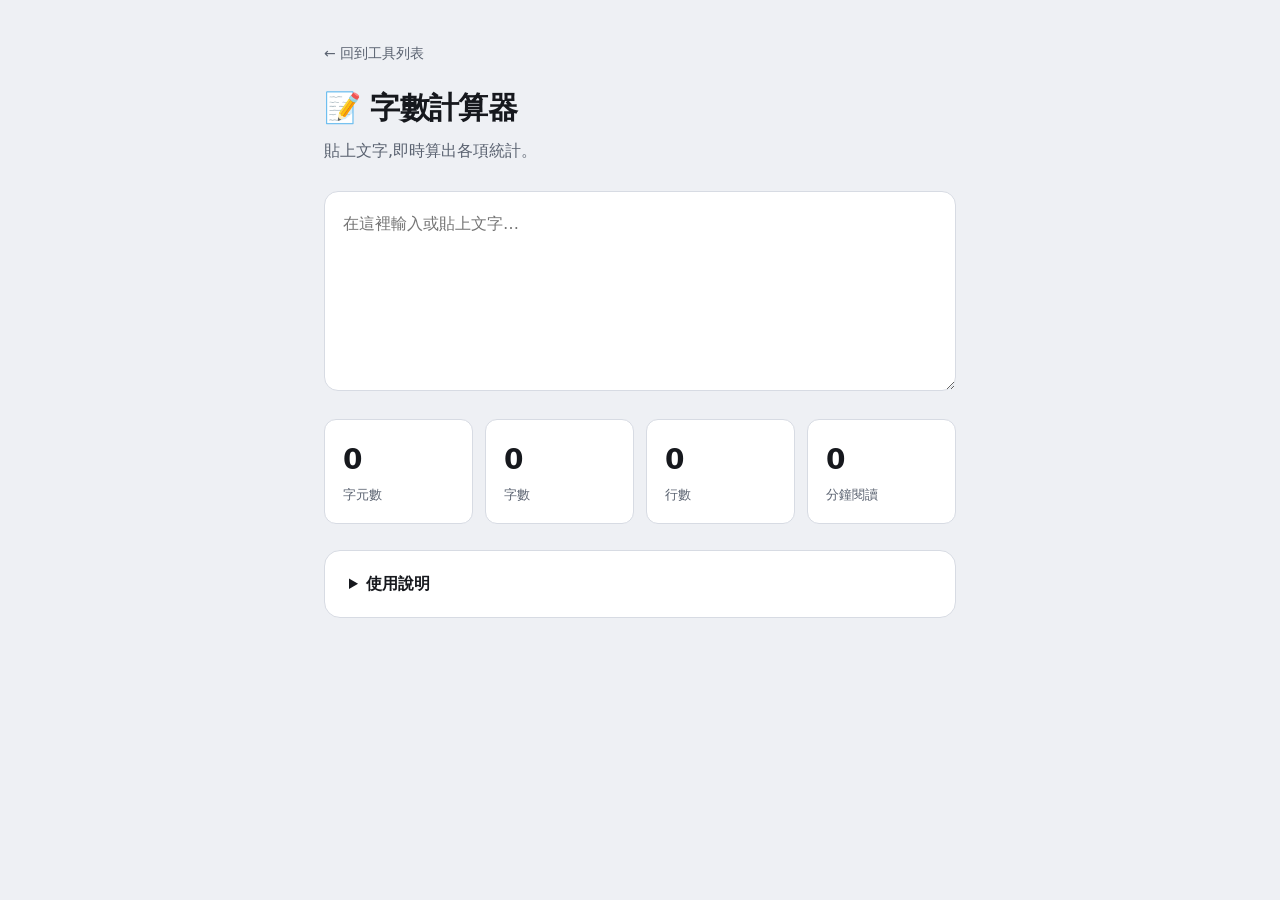
<file: app-word-counter/index.html>
<!DOCTYPE html>
<html lang="zh-Hant">
<head>
<meta charset="UTF-8">
<meta name="viewport" content="width=device-width, initial-scale=1.0">
<title>字數計算器 — My Apps</title>
<style>
  :root{--bg:#eef0f4;--panel:#fff;--ink:#16181d;--muted:#5a6270;--line:#d7dbe3;--accent:#2f4bff}
  *{box-sizing:border-box;margin:0;padding:0}
  body{background:var(--bg);color:var(--ink);font-family:system-ui,"Noto Sans TC",sans-serif;line-height:1.6}
  .wrap{max-width:680px;margin:0 auto;padding:40px 24px 80px}
  a.back{font-size:14px;color:var(--muted);text-decoration:none}
  a.back:hover{color:var(--ink)}
  h1{font-size:30px;font-weight:700;letter-spacing:-.02em;margin:18px 0 6px}
  .sub{color:var(--muted);margin-bottom:28px}
  textarea{width:100%;min-height:200px;padding:18px;font-size:16px;font-family:inherit;line-height:1.7;background:var(--panel);border:1px solid var(--line);border-radius:14px;resize:vertical;color:var(--ink)}
  textarea:focus{outline:none;border-color:var(--accent);box-shadow:0 0 0 3px #e6e9ff}
  .stats{display:grid;grid-template-columns:repeat(auto-fit,minmax(120px,1fr));gap:12px;margin-top:20px}
  .stat{background:var(--panel);border:1px solid var(--line);border-radius:12px;padding:18px}
  .stat .n{font-size:28px;font-weight:700;letter-spacing:-.02em}
  .stat .l{font-size:13px;color:var(--muted);margin-top:2px}
  details{margin-top:26px;background:var(--panel);border:1px solid var(--line);border-radius:16px;padding:0 24px}
  summary{padding:20px 0;font-weight:600;cursor:pointer}
  details[open] summary{border-bottom:1px solid var(--line)}
  .howto{padding:18px 0 24px;color:var(--muted);font-size:15px}
  .howto ol{padding-left:20px}.howto li{margin:7px 0}
</style>
</head>
<body>
<div class="wrap">
  <a class="back" href="../">← 回到工具列表</a>
  <h1>📝 字數計算器</h1>
  <p class="sub">貼上文字,即時算出各項統計。</p>

  <textarea id="txt" placeholder="在這裡輸入或貼上文字…"></textarea>

  <div class="stats">
    <div class="stat"><div class="n" id="chars">0</div><div class="l">字元數</div></div>
    <div class="stat"><div class="n" id="words">0</div><div class="l">字數</div></div>
    <div class="stat"><div class="n" id="lines">0</div><div class="l">行數</div></div>
    <div class="stat"><div class="n" id="read">0</div><div class="l">分鐘閱讀</div></div>
  </div>

  <details>
    <summary>使用說明</summary>
    <div class="howto">
      <ol>
        <li>在文字框輸入或貼上你的內容。</li>
        <li>下方四個數字會即時更新。</li>
        <li>「字數」對中文以字元計、對英文以空白分詞;「分鐘閱讀」以每分鐘約 200 字估算。</li>
      </ol>
    </div>
  </details>
</div>

<script>
  const txt=document.getElementById('txt');
  function update(){
    const t=txt.value;
    const chars=t.length;
    const cjk=(t.match(/[\u4e00-\u9fff\u3040-\u30ff]/g)||[]).length;
    const en=(t.replace(/[\u4e00-\u9fff\u3040-\u30ff]/g,' ').match(/\b\w+\b/g)||[]).length;
    const words=cjk+en;
    const lines=t.trim()===''?0:t.split(/\n/).length;
    document.getElementById('chars').textContent=chars;
    document.getElementById('words').textContent=words;
    document.getElementById('lines').textContent=lines;
    document.getElementById('read').textContent=Math.max(words>0?1:0,Math.round(words/200));
  }
  txt.addEventListener('input',update);
</script>
</body>
</html>
</file>
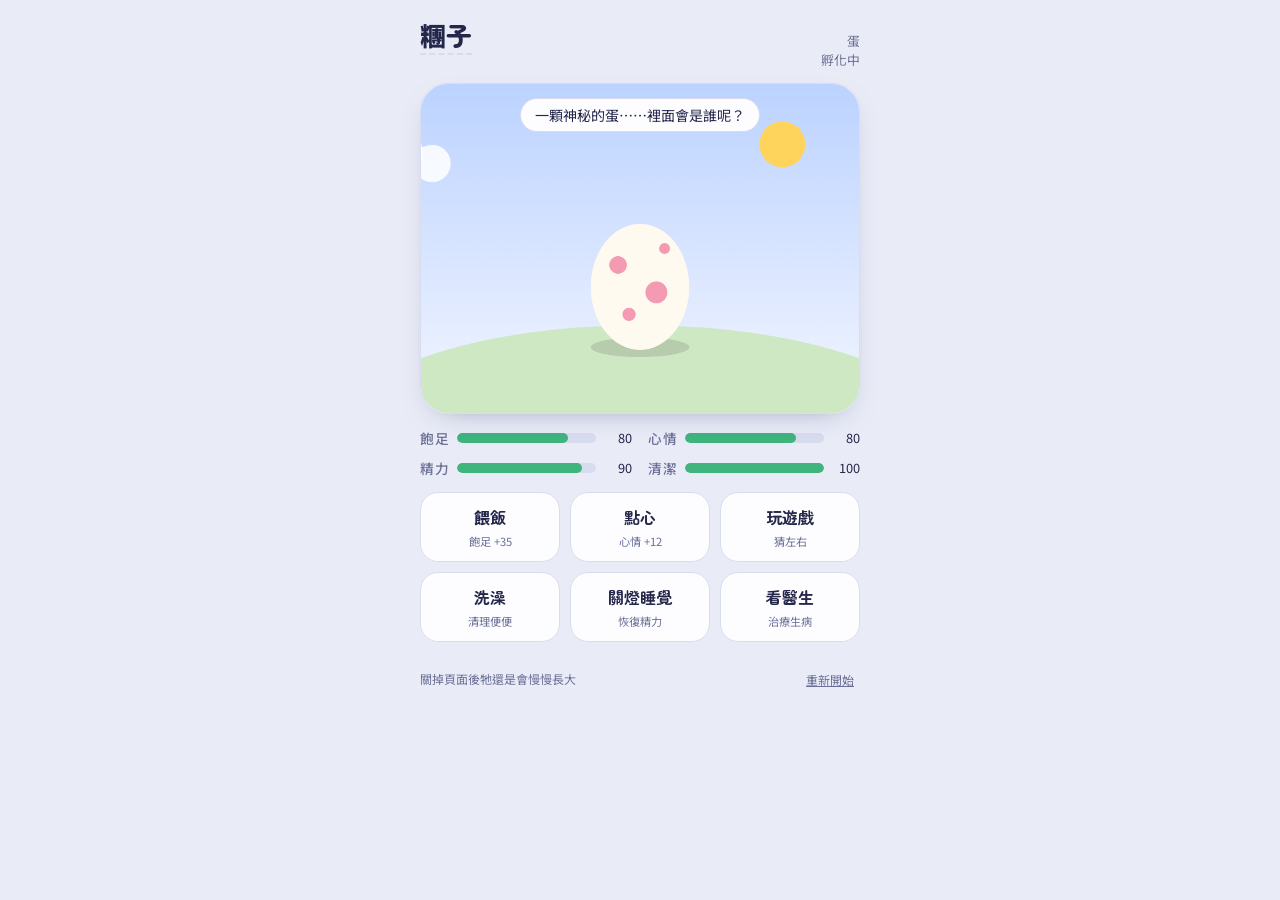
<file: app-electronic-pet/糰子口袋寵物 (1).html>
<!doctype html><html><head><meta charset=utf8><meta name=viewport content="width=device-width,initial-scale=1,viewport-fit=cover"><style>:root{color-scheme:light;box-sizing:border-box;padding-top:env(safe-area-inset-top,0px);padding-bottom:env(safe-area-inset-bottom,0px)}html{scroll-padding-top:env(safe-area-inset-top,0px)}body{margin:0;padding:0;font:14px -apple-system,BlinkMacSystemFont,sans-serif;background:#faf9f5;color:#141413}img{max-width:100%}[hidden]:not([hidden=until-found i]){display:none!important}</style></head><body>
<title>糰子口袋寵物</title>
<link rel="preconnect" href="https://fonts.googleapis.com">
<link rel="stylesheet" href="https://fonts.googleapis.com/css2?family=Zen+Maru+Gothic:wght@500;700;900&family=Noto+Sans+TC:wght@400;500;700&display=swap">
<style>
/* Layout: one-screen handheld — sky window on top, four stat gauges, a 2x3 action pad below */
:root{
  --bg:#e9ecf7; --shell:#fdfdff; --ink:#24264a; --muted:#6b6f96;
  --sky1:#bcd3ff; --sky2:#f3f6ff; --ground:#cfe8c4;
  --accent:#ffb21f; --accent-ink:#4a3100;
  --line:#d8dcef; --good:#3fb47d; --warn:#f0a020; --bad:#e2554f;
  --display:"Zen Maru Gothic","Noto Sans TC","PingFang TC",system-ui,sans-serif;
  --body:"Noto Sans TC","PingFang TC","Microsoft JhengHei",system-ui,sans-serif;
}
@media (prefers-color-scheme: dark){:root:not([data-theme="light"]){
  --bg:#14152a; --shell:#1f2140; --ink:#eceeff; --muted:#a2a6cf;
  --sky1:#2b3570; --sky2:#3e4a8c; --ground:#2f4a3a;
  --accent:#ffbf3d; --accent-ink:#3a2600; --line:#34376a; color-scheme:dark}}
:root[data-theme="dark"]{
  --bg:#14152a; --shell:#1f2140; --ink:#eceeff; --muted:#a2a6cf;
  --sky1:#2b3570; --sky2:#3e4a8c; --ground:#2f4a3a;
  --accent:#ffbf3d; --accent-ink:#3a2600; --line:#34376a; color-scheme:dark}
html,body{height:100%}
body{background:var(--bg);color:var(--ink);font-family:var(--body);padding-inline:16px;padding-block:16px;box-sizing:border-box}
.app{max-width:440px;margin:0 auto;display:flex;flex-direction:column;gap:14px}
header{display:flex;align-items:baseline;justify-content:space-between;gap:12px}
h1{font-family:var(--display);font-weight:900;font-size:1.6rem;margin:0;letter-spacing:.02em}
#name{background:none;border:0;font:inherit;color:inherit;padding:0;cursor:pointer;border-bottom:2px dashed var(--line)}
#name:focus-visible{outline:2px solid var(--accent);outline-offset:3px}
.meta{font-size:.8rem;color:var(--muted);text-align:right;font-variant-numeric:tabular-nums}
.stage{position:relative;border-radius:28px;overflow:hidden;background:var(--shell);border:1px solid var(--line);box-shadow:0 10px 30px -18px rgba(30,30,90,.5)}
canvas{display:block;width:100%;aspect-ratio:4/3;max-width:100%;cursor:pointer}
.bubble{position:absolute;left:50%;top:14px;transform:translateX(-50%);background:var(--shell);color:var(--ink);border:1px solid var(--line);padding:6px 14px;border-radius:999px;font-size:.88rem;white-space:nowrap;max-width:90%;overflow:hidden;text-overflow:ellipsis;transition:opacity .3s}
.chips{position:absolute;right:12px;bottom:12px;display:flex;gap:6px}
.chip{font-size:.72rem;font-weight:700;padding:3px 9px;border-radius:999px;background:var(--bad);color:#fff}
.chip.sleep{background:#5b63c9}
.stats{display:grid;grid-template-columns:1fr 1fr;gap:10px 16px}
.stat{display:grid;grid-template-columns:auto 1fr auto;align-items:center;gap:8px;font-size:.85rem}
.stat b{font-weight:500;color:var(--muted);letter-spacing:.05em}
.bar{height:10px;border-radius:99px;background:var(--line);overflow:hidden}
.bar i{display:block;height:100%;border-radius:99px;background:var(--good);transition:width .4s,background .4s}
.stat span{font-variant-numeric:tabular-nums;width:2.2em;text-align:right;font-size:.8rem}
.pad{display:grid;grid-template-columns:repeat(3,1fr);gap:10px}
.pad button,.game button,.confirm button{font-family:var(--display);font-weight:700;font-size:1rem;border:1px solid var(--line);background:var(--shell);color:var(--ink);border-radius:18px;padding:12px 6px;cursor:pointer;display:flex;flex-direction:column;align-items:center;gap:4px;transition:transform .1s,background .2s}
.pad button small{font-family:var(--body);font-weight:400;font-size:.7rem;color:var(--muted)}
.pad button:active{transform:scale(.96)}
.pad button:focus-visible,.game button:focus-visible{outline:3px solid var(--accent);outline-offset:2px}
.pad button:disabled{opacity:.4;cursor:not-allowed}
.pad .hot{background:var(--accent);color:var(--accent-ink);border-color:transparent}
.pad .hot small{color:var(--accent-ink);opacity:.75}
.game,.confirm{display:flex;gap:10px;align-items:center;justify-content:center;flex-wrap:wrap;background:var(--shell);border:1px solid var(--line);border-radius:18px;padding:12px}
.game p,.confirm p{margin:0;width:100%;text-align:center;font-size:.9rem}
.game button,.confirm button{flex:1;min-width:100px;flex-direction:row;justify-content:center}
.log{font-size:.8rem;color:var(--muted);margin:0;padding:0;list-style:none;display:flex;flex-direction:column;gap:2px;max-height:5.2em;overflow:hidden}
footer{display:flex;justify-content:space-between;font-size:.75rem;color:var(--muted)}
footer button{background:none;border:0;color:var(--muted);text-decoration:underline;cursor:pointer;font:inherit}
@media (prefers-reduced-motion:reduce){*{transition:none!important}}
</style>

<div class="app">
  <header>
    <h1><button id="name" title="點一下改名字">神秘蛋</button></h1>
    <div class="meta"><div id="stageLbl">蛋</div><div id="age">0 分鐘</div></div>
  </header>

  <div class="stage">
    <canvas id="cv" width="800" height="600" aria-label="寵物畫面，點一下可以摸摸牠"></canvas>
    <div class="bubble" id="bubble">一顆神秘的蛋……裡面會是誰呢？</div>
    <div class="chips" id="chips"></div>
  </div>

  <div class="stats">
    <div class="stat"><b>飽足</b><div class="bar"><i id="b-hunger"></i></div><span id="v-hunger"></span></div>
    <div class="stat"><b>心情</b><div class="bar"><i id="b-happy"></i></div><span id="v-happy"></span></div>
    <div class="stat"><b>精力</b><div class="bar"><i id="b-energy"></i></div><span id="v-energy"></span></div>
    <div class="stat"><b>清潔</b><div class="bar"><i id="b-clean"></i></div><span id="v-clean"></span></div>
  </div>

  <div class="game" id="game" hidden>
    <p id="gameMsg">牠會往哪邊看？猜猜看！</p>
    <button id="gL">← 左邊</button><button id="gR">右邊 →</button>
  </div>
  <div class="confirm" id="confirm" hidden>
    <p>確定要重新開始？目前的寵物會消失。</p>
    <button id="cYes">重新開始</button><button id="cNo">取消</button>
  </div>

  <div class="pad" id="pad">
    <button data-a="meal">餵飯<small>飽足 +35</small></button>
    <button data-a="snack">點心<small>心情 +12</small></button>
    <button data-a="play">玩遊戲<small>猜左右</small></button>
    <button data-a="bath">洗澡<small>清理便便</small></button>
    <button data-a="sleep" id="sleepBtn">關燈睡覺<small>恢復精力</small></button>
    <button data-a="doctor" id="docBtn">看醫生<small>治療生病</small></button>
  </div>

  <ul class="log" id="log"></ul>
  <footer><span>關掉頁面後牠還是會慢慢長大</span><button id="reset">重新開始</button></footer>
</div>

<script>
(function(){
const KEY='dango-pet-v1';
const $=id=>document.getElementById(id);
const cv=$('cv'),cx=cv.getContext('2d');
const now=()=>Date.now();
const clamp=v=>Math.max(0,Math.min(100,v));

// 物種：pal = [身體, 輪廓, 點綴]
const SPECIES={
  dog:{name:'小狗',nick:'豆豆',pal:[['#f6e2c4','#c98f55','#a8703f'],['#ffffff','#b9b0a6','#8a7d70'],['#e8b98a','#a8703f','#6e4526']]},
  cat:{name:'小貓',nick:'咪咪',pal:[['#ffd29e','#e8954a','#d27a30'],['#e3e5ee','#8f93a6','#9aa0b8'],['#fff6ea','#c9a37a','#e0a060']]},
  dino:{name:'小恐龍',nick:'嘎嘎',pal:[['#b8e6a0','#5fae55','#ffe28a'],['#a6dcef','#4c97c2','#ffd9a8'],['#ffb3a7','#d9655a','#fff0c2']]},
  dragon:{name:'小飛龍',nick:'焰焰',pal:[['#cdb8ff','#7d5fd6','#ffd36b'],['#ffb0a3','#d0483a','#ffd36b'],['#9fe3d6','#2f9c8a','#fff3b0']]},
  bug:{name:'隱形蟲',nick:'透透',pal:[['#bfe9ff','#6fb7e6','#a3e7ff']]}
};
// 隱形蟲比較稀有（10%），其他四種各 22.5%
function rollSpecies(){if(Math.random()<.1)return'bug';return['dog','cat','dino','dragon'][Math.floor(Math.random()*4)];}
function fresh(){return{name:'神秘蛋',named:false,species:rollSpecies(),born:now(),last:now(),hatched:false,hunger:80,happy:80,energy:90,clean:100,poop:0,sleeping:false,sick:false,lowTime:0,color:Math.floor(Math.random()*3),log:[]};}
let S;
try{S=JSON.parse(localStorage.getItem(KEY))}catch(e){S=null}
if(!S||typeof S.born!=='number')S=fresh();
if(!SPECIES[S.species]){S.species=rollSpecies();S.named=S.name!=='糰子';}
function save(){try{localStorage.setItem(KEY,JSON.stringify(S))}catch(e){}}

const COLORS=[['#ffd6e0','#f59ab3'],['#c9f0d8','#6cc895'],['#ffe6b0','#f2b94a'],['#d6dcff','#8d98ee']];

// Per-minute rates
function step(min){
  if(!S.hatched)return;
  const a=S.sleeping;
  S.hunger=clamp(S.hunger-min*(a?0.18:0.45));
  S.happy=clamp(S.happy-min*(a?0.1:0.32)-(S.poop*0.08*min)-(S.sick?0.2*min:0));
  S.clean=clamp(S.clean-min*(0.22+S.poop*0.15));
  S.energy=clamp(S.energy+min*(a?1.6:-0.3));
  if(a&&S.energy>=100){S.sleeping=false;note('睡飽了，伸個懶腰～');}
  if(!a&&Math.random()<min/28&&S.poop<4){S.poop++;}
  const low=S.hunger<15||S.clean<15||S.poop>=3;
  S.lowTime=low?S.lowTime+min:Math.max(0,S.lowTime-min);
  if(!S.sick&&S.lowTime>20){S.sick=true;note(S.name+'生病了，帶牠去看醫生吧');}
}
// Catch up on time away (max 48h)
(function(){let m=Math.min((now()-S.last)/60000,2880);
  if(!S.hatched&&now()-S.born>90000)hatch(true);
  const was={h:S.hunger,p:S.poop};
  while(m>0){const d=Math.min(m,5);step(d);m-=d;}
  if(S.hatched&&(now()-S.last)>10*60000)note('你離開了 '+fmtAge(now()-S.last)+'，牠一直在等你');
  S.last=now();})();

function hatch(silent){if(S.hatched)return;S.hatched=true;S.born=now();const sp=SPECIES[S.species];
  if(!S.named)S.name=sp.nick;burst('✦');
  if(!silent)say(S.species==='bug'?'咦？好像什麼都沒有……原來是隱形蟲！':'啵！是'+sp.name+'！取名叫'+S.name);
  note('破殼而出，是'+sp.name+'！');}

function fmtAge(ms){const m=Math.floor(ms/60000);if(m<60)return m+' 分鐘';const h=Math.floor(m/60);if(h<24)return h+' 小時 '+(m%60)+' 分';return Math.floor(h/24)+' 天 '+(h%24)+' 小時';}
function stage(){if(!S.hatched)return['蛋',0];const h=(now()-S.born)/3600000;if(h<1)return['寶寶',1];if(h<24)return['小朋友',2];if(h<72)return['少年',3];return['大人',4];}

let bubbleT=0;
function say(t){$('bubble').textContent=t;$('bubble').style.opacity=1;bubbleT=now()+3500;}
function note(t){const d=new Date();S.log.unshift(String(d.getHours()).padStart(2,'0')+':'+String(d.getMinutes()).padStart(2,'0')+'  '+t);S.log=S.log.slice(0,8);}

// Particles
let parts=[];
function burst(ch,n=8){for(let i=0;i<n;i++)parts.push({x:400+(Math.random()-.5)*160,y:330+(Math.random()-.5)*80,vx:(Math.random()-.5)*3,vy:-1-Math.random()*2.5,life:60+Math.random()*30,ch});}

let anim={jump:0,look:0,eat:0};
function act(a){
  if(!S.hatched){hatch();render();return;}
  if(S.sleeping&&a!=='sleep'){say('噓……牠在睡覺');return;}
  switch(a){
    case 'meal': if(S.hunger>95){say('吃不下了啦～');S.happy=clamp(S.happy-3);break;}
      S.hunger=clamp(S.hunger+35);anim.eat=60;burst('🍙',5);say('嚼嚼嚼……好吃！');note('吃了一碗飯');break;
    case 'snack': S.happy=clamp(S.happy+12);S.hunger=clamp(S.hunger+6);anim.eat=40;burst('♥',6);say('布丁！最喜歡了');note('吃了點心');break;
    case 'play': if(S.energy<15){say('好累……想睡覺');break;} openGame();return;
    case 'bath': S.clean=100;const p=S.poop;S.poop=0;burst('○',14);say(p?'清掉 '+p+' 坨便便，香噴噴！':'洗得亮晶晶！');note('洗了澡');break;
    case 'sleep': S.sleeping=!S.sleeping;say(S.sleeping?'晚安……':'起床囉！');note(S.sleeping?'去睡覺了':'被叫醒了');if(!S.sleeping)S.happy=clamp(S.happy-(S.energy<60?8:0));break;
    case 'doctor': if(!S.sick){say('牠很健康喔');break;} S.sick=false;S.lowTime=0;S.happy=clamp(S.happy-10);burst('✚',6);say('打完針了，乖！');note('看了醫生，病好了');break;
  }
  save();render();
}
document.querySelectorAll('#pad button').forEach(b=>b.addEventListener('click',()=>act(b.dataset.a)));

// Guess game
let gameRound=0,gameWins=0;
function openGame(){gameRound=0;gameWins=0;$('game').hidden=false;$('pad').hidden=true;$('gameMsg').textContent='第 1 / 3 回合：牠會往哪邊看？';}
function guess(dir){
  const pick=Math.random()<.5?-1:1;anim.look=pick*40;
  const win=pick===dir;gameRound++;if(win){gameWins++;anim.jump=30;}
  if(gameRound<3){$('gameMsg').textContent=(win?'猜中了！':'沒猜中～')+' 第 '+(gameRound+1)+' / 3 回合';}
  else{
    S.happy=clamp(S.happy+8+gameWins*7);S.energy=clamp(S.energy-12);S.hunger=clamp(S.hunger-6);
    note('玩猜左右，贏了 '+gameWins+' 次');say(gameWins>=2?'好好玩！再玩一次嘛':'下次一定會贏！');
    burst('★',gameWins*3+2);save();
    setTimeout(()=>{$('game').hidden=true;$('pad').hidden=false;render();},700);
    $('gameMsg').textContent='結果：3 回合猜中 '+gameWins+' 次';
  }
}
$('gL').onclick=()=>guess(-1);$('gR').onclick=()=>guess(1);

// Pet & rename & reset
cv.addEventListener('click',()=>{if(!S.hatched){hatch();save();return;}if(S.sleeping){say('ZZZ……');return;}S.happy=clamp(S.happy+2);anim.jump=24;burst('♥',3);say(['嘿嘿','摸摸頭～','咕嚕咕嚕','再摸一下！'][Math.floor(Math.random()*4)]);save();});
$('name').onclick=()=>{const inp=document.createElement('input');inp.id='nameInput';inp.value=S.name;inp.maxLength=8;inp.style.cssText='font:inherit;width:6em;background:var(--shell);color:var(--ink);border:1px solid var(--line);border-radius:8px;padding:0 6px';
  $('name').replaceWith(inp);inp.focus();inp.select();
  const done=()=>{const v=inp.value.trim();if(v&&v!==S.name){S.name=v;S.named=true;}save();const b=document.createElement('button');b.id='name';b.title='點一下改名字';b.textContent=S.name;inp.replaceWith(b);b.onclick=$('name').onclick;location.reload();};
  inp.onblur=done;inp.onkeydown=e=>{if(e.key==='Enter')inp.blur();};};
$('reset').onclick=()=>{$('confirm').hidden=false;$('pad').hidden=true;};
$('cNo').onclick=()=>{$('confirm').hidden=true;$('pad').hidden=false;};
$('cYes').onclick=()=>{S=fresh();save();location.reload();};

function color(v){return v<25?'var(--bad)':v<50?'var(--warn)':'var(--good)';}
function render(){
  $('name').textContent=S.name;
  const [lbl]=stage();$('stageLbl').textContent=S.hatched?SPECIES[S.species].name+'・'+lbl:'蛋';
  $('age').textContent=S.hatched?fmtAge(now()-S.born):'孵化中';
  for(const k of['hunger','happy','energy','clean']){const v=Math.round(S[k]);$('b-'+k).style.width=v+'%';$('b-'+k).style.background=color(v);$('v-'+k).textContent=v;}
  $('chips').innerHTML=(S.sick?'<span class="chip">生病</span>':'')+(S.sleeping?'<span class="chip sleep">睡覺中</span>':'');
  $('sleepBtn').firstChild.textContent=S.sleeping?'開燈起床':'關燈睡覺';
  $('docBtn').classList.toggle('hot',S.sick);
  $('pad').querySelector('[data-a=meal]').classList.toggle('hot',S.hunger<30&&!S.sick);
  $('pad').querySelector('[data-a=bath]').classList.toggle('hot',S.poop>=2);
  $('log').innerHTML=S.log.map(l=>'<li>'+l.replace(/</g,'&lt;')+'</li>').join('');
}

// Drawing
function css(v){return getComputedStyle(document.documentElement).getPropertyValue(v).trim();}
let t=0;
function draw(){
  t++;const W=800,H=600;const hr=new Date().getHours();const night=hr<6||hr>=19||S.sleeping;
  const g=cx.createLinearGradient(0,0,0,H);
  g.addColorStop(0,night?'#1b1f4a':css('--sky1'));g.addColorStop(1,night?'#3a3f7a':css('--sky2'));
  cx.fillStyle=g;cx.fillRect(0,0,W,H);
  // sun/moon
  if(night){cx.fillStyle='#fff6d0';cx.beginPath();cx.arc(660,110,38,0,7);cx.fill();cx.fillStyle='#1b1f4a';cx.beginPath();cx.arc(678,98,34,0,7);cx.fill();
    cx.fillStyle='#fff';for(let i=0;i<14;i++){const x=(i*137)%760+20,y=(i*71)%220+20;cx.globalAlpha=.4+.4*Math.sin(t/30+i);cx.fillRect(x,y,3,3);}cx.globalAlpha=1;}
  else{cx.fillStyle='#ffd45c';cx.beginPath();cx.arc(660,110,42,0,7);cx.fill();
    cx.fillStyle='rgba(255,255,255,.85)';const cxp=(t*.3)%1000-150;[[cxp,140],[cxp+60,125],[cxp+110,145]].forEach(([x,y])=>{cx.beginPath();cx.arc(x,y,34,0,7);cx.fill();});}
  // ground
  cx.fillStyle=night?'#2b4a3c':css('--ground');cx.beginPath();cx.ellipse(400,640,560,200,0,0,7);cx.fill();

  // poop
  for(let i=0;i<S.poop;i++){const x=[150,640,230,560][i],y=[500,505,530,532][i];
    cx.fillStyle='#8a5a3b';[[0,0,22],[0,-14,16],[0,-26,10]].forEach(([dx,dy,r])=>{cx.beginPath();cx.ellipse(x+dx,y+dy,r,r*.7,0,0,7);cx.fill();});
    if(!S.sleeping){cx.strokeStyle='rgba(120,140,80,.6)';cx.lineWidth=3;cx.beginPath();for(let k=0;k<3;k++){const ox=x-14+k*14,yy=y-50-((t+k*20)%40);cx.moveTo(ox,yy);cx.quadraticCurveTo(ox+6,yy-8,ox,yy-16);}cx.stroke();}}

  const [,st]=stage();
  if(!S.hatched){drawEgg();}else drawPet(st);

  // particles
  parts=parts.filter(p=>p.life-->0);cx.textAlign='center';cx.font='bold 34px sans-serif';
  parts.forEach(p=>{p.x+=p.vx;p.y+=p.vy;p.vy+=.03;cx.globalAlpha=Math.min(1,p.life/30);cx.fillStyle=p.ch==='♥'?'#ff6b8a':p.ch==='★'?'#ffb21f':p.ch==='○'?'#7fc6ff':'#fff';cx.fillText(p.ch,p.x,p.y);});cx.globalAlpha=1;
  if(S.sleeping){cx.fillStyle='rgba(10,10,40,.25)';cx.fillRect(0,0,W,H);}
  if(bubbleT&&now()>bubbleT){$('bubble').style.opacity=0;bubbleT=0;}
  requestAnimationFrame(draw);
}
function drawEgg(){const w=Math.sin(t/8)*(t%180<40?0.08:0.015);cx.save();cx.translate(400,470);cx.rotate(w);
  cx.fillStyle='rgba(0,0,0,.12)';cx.beginPath();cx.ellipse(0,10,90,18,0,0,7);cx.fill();
  cx.fillStyle='#fffaf0';cx.beginPath();cx.ellipse(0,-100,90,115,0,0,7);cx.fill();
  cx.fillStyle=COLORS[S.color][1];[[-40,-140,16],[30,-90,20],[-20,-50,12],[45,-170,10]].forEach(([x,y,r])=>{cx.beginPath();cx.arc(x,y,r,0,7);cx.fill();});
  const prog=Math.min(1,(now()-S.born)/90000);if(prog>.4){cx.strokeStyle='#6b5a40';cx.lineWidth=4;cx.beginPath();cx.moveTo(-50,-110);cx.lineTo(-25,-95);cx.lineTo(-5,-115);if(prog>.7){cx.lineTo(18,-92);cx.lineTo(40,-112);}cx.stroke();}
  cx.restore();if(prog>=1&&!S.hatched){hatch();save();render();}}
function bodyPath(s){cx.beginPath();cx.moveTo(-s,0);cx.bezierCurveTo(-s,-s*1.5,s,-s*1.5,s,0);cx.quadraticCurveTo(0,s*.18,-s,0);}
function topY(s,x){const k=Math.max(0,1-(x/s)*(x/s));return -s*1.125*Math.sqrt(k);}
function drawPet(st){
  const s=[0,70,92,110,125][st];const spc=S.species;const sp=SPECIES[spc];
  let [fill,edge,acc]=sp.pal[S.color%sp.pal.length];if(S.sick)fill='#d8e6c0';
  const mood=S.sick?'sick':S.sleeping?'sleep':(S.happy<30||S.hunger<20)?'sad':S.happy>70?'happy':'ok';
  if(anim.jump>0)anim.jump--;if(anim.eat>0)anim.eat--;anim.look*=.96;
  const still=S.sleeping||mood==='sick';
  const fly=spc==='dragon'&&!S.sleeping;
  const bob=S.sleeping?Math.sin(t/40)*3:Math.sin(t/12)*5;const jy=anim.jump?-Math.sin(anim.jump/30*Math.PI)*60:0;
  const walk=still?0:Math.sin(t/140)*90;const facing=still?1:(Math.cos(t/140)>=0?1:-1);const ts=-facing;
  const hover=fly?-55+Math.sin(t/10)*12:0;
  const x=400+walk+anim.look,y=480+jy+hover;const sq=fly?1:1+Math.sin(t/12)*.03;
  cx.fillStyle='rgba(0,0,0,.13)';cx.beginPath();cx.ellipse(x,492,s*(fly?.6:.9),s*(fly?.12:.18),0,0,7);cx.fill();
  cx.save();cx.translate(x,y+bob*.3);cx.scale(1/sq,sq);cx.lineJoin='round';cx.lineCap='round';
  const wag=Math.sin(t/(mood==='happy'?3:7))*(still?.1:.5);
  // invisible bug visibility
  const va=spc==='bug'?Math.min(.75,.13+.08*Math.sin(t/40)+(anim.jump>0?.5:0)+(anim.eat>0?.25:0)):1;

  // ---- behind body ----
  cx.lineWidth=6;cx.strokeStyle=edge;
  if(spc==='dog'){cx.save();cx.translate(ts*s*.8,-s*.35);cx.rotate(ts*(.7+wag));cx.fillStyle=acc;cx.beginPath();cx.ellipse(0,-s*.25,s*.11,s*.3,0,0,7);cx.fill();cx.restore();}
  if(spc==='cat'){
    cx.lineWidth=s*.13;cx.beginPath();cx.moveTo(ts*s*.75,-s*.12);cx.quadraticCurveTo(ts*s*1.35,-s*.25,ts*(s*1.15+Math.sin(t/25)*s*.15),-s*.95);cx.stroke();
    cx.lineWidth=6;[-1,1].forEach(d=>{cx.fillStyle=fill;cx.beginPath();cx.moveTo(d*s*.22,-s*1.0);cx.lineTo(d*s*.6,-s*1.48);cx.lineTo(d*s*.82,-s*.75);cx.closePath();cx.fill();cx.stroke();
      cx.fillStyle='#ffb3c4';cx.beginPath();cx.moveTo(d*s*.36,-s*1.02);cx.lineTo(d*s*.58,-s*1.32);cx.lineTo(d*s*.68,-s*.92);cx.closePath();cx.fill();});}
  if(spc==='dino'){
    cx.fillStyle=fill;cx.beginPath();cx.moveTo(ts*s*.7,-s*.08);cx.quadraticCurveTo(ts*s*1.3,-s*.02,ts*s*1.5,-s*.32+Math.sin(t/30)*s*.05);cx.quadraticCurveTo(ts*s*1.1,-s*.42,ts*s*.75,-s*.5);cx.closePath();cx.fill();cx.stroke();
    cx.fillStyle=acc;for(let i=-2;i<=2;i++){const px=i*s*.3,py=topY(s,px),a=Math.atan2(px,s*1.1);cx.save();cx.translate(px,py+s*.04);cx.rotate(a);cx.beginPath();cx.moveTo(-s*.13,0);cx.lineTo(0,-s*.3);cx.lineTo(s*.13,0);cx.closePath();cx.fill();cx.stroke();cx.restore();}}
  if(spc==='dragon'){
    const flap=Math.sin(t/(fly?4:22))*(fly?.45:.12);
    [-1,1].forEach(d=>{cx.save();cx.translate(d*s*.55,-s*.75);cx.rotate(d*(-.25+flap));cx.globalAlpha=.9;cx.fillStyle=edge;cx.beginPath();
      cx.moveTo(0,0);cx.lineTo(d*s*.95,-s*.6);cx.quadraticCurveTo(d*s*.85,-s*.15,d*s*1.0,s*.12);cx.quadraticCurveTo(d*s*.7,s*.02,d*s*.6,s*.25);cx.quadraticCurveTo(d*s*.35,s*.08,0,s*.25);cx.closePath();cx.fill();cx.globalAlpha=1;cx.restore();});
    cx.lineWidth=s*.09;cx.beginPath();cx.moveTo(ts*s*.75,-s*.12);cx.quadraticCurveTo(ts*s*1.25,-s*.0,ts*s*1.3,-s*.3+Math.sin(t/20)*s*.06);cx.stroke();
    cx.fillStyle=edge;cx.save();cx.translate(ts*s*1.3,-s*.3+Math.sin(t/20)*s*.06);cx.beginPath();cx.moveTo(-s*.12,0);cx.lineTo(0,-s*.2);cx.lineTo(s*.12,0);cx.lineTo(0,s*.05);cx.closePath();cx.fill();cx.restore();
    cx.lineWidth=5;cx.fillStyle=acc;[-1,1].forEach(d=>{cx.beginPath();cx.moveTo(d*s*.2,-s*1.02);cx.lineTo(d*s*.42,-s*1.38);cx.lineTo(d*s*.46,-s*.94);cx.closePath();cx.fill();cx.stroke();});}
  if(spc==='bug'){
    cx.globalAlpha=Math.min(1,va+.2);cx.strokeStyle=edge;cx.lineWidth=4;
    [-1,1].forEach(d=>{const sw=Math.sin(t/15+d)*s*.08;cx.beginPath();cx.moveTo(d*s*.25,-s*1.0);cx.quadraticCurveTo(d*s*.35,-s*1.35,d*s*.5+sw,-s*1.5);cx.stroke();
      for(let k=0;k<3;k++){const lx=d*s*(.35+k*.22),lift=still?0:Math.sin(t/4+k*2)*4;cx.beginPath();cx.moveTo(lx,-s*.05);cx.lineTo(lx+d*s*.1,s*.08-lift);cx.stroke();}});
    cx.globalAlpha=.85;cx.fillStyle='#ffe66b';[-1,1].forEach(d=>{const sw=Math.sin(t/15+d)*s*.08;cx.beginPath();cx.arc(d*s*.5+sw,-s*1.5,7+Math.sin(t/10)*2,0,7);cx.fill();});cx.globalAlpha=1;}

  // ---- body ----
  cx.lineWidth=6;cx.strokeStyle=edge;cx.fillStyle=fill;
  if(spc==='bug'){cx.globalAlpha=va;bodyPath(s);cx.fill();cx.globalAlpha=Math.min(1,va+.3);cx.setLineDash([14,10]);cx.lineDashOffset=-t*.6;cx.stroke();cx.setLineDash([]);cx.globalAlpha=1;}
  else{bodyPath(s);cx.fill();cx.stroke();}

  // ---- front details ----
  if(spc==='dino'||spc==='dragon'){cx.save();bodyPath(s);cx.clip();cx.fillStyle=acc;cx.beginPath();cx.ellipse(0,-s*.02,s*.5,s*.22,0,0,7);cx.fill();
    if(spc==='dragon'){cx.strokeStyle=edge;cx.globalAlpha=.35;cx.lineWidth=3;for(let i=0;i<3;i++){cx.beginPath();cx.moveTo(-s*.3,-s*(.16-i*.06));cx.lineTo(s*.3,-s*(.16-i*.06));cx.stroke();}cx.globalAlpha=1;}cx.restore();
    cx.fillStyle=fill;cx.strokeStyle=edge;cx.lineWidth=5;[-1,1].forEach(d=>{cx.beginPath();cx.ellipse(d*s*.8,-s*.14,s*.09,s*.06,d*.9,0,7);cx.fill();cx.stroke();});
    cx.fillStyle=edge;[-1,1].forEach(d=>{cx.beginPath();cx.arc(d*s*.07,-s*.46,3.5,0,7);cx.fill();});}
  if(spc==='dog'){cx.fillStyle=acc;cx.globalAlpha=.45;cx.beginPath();cx.ellipse(s*.38,-s*.58,s*.2,s*.16,.3,0,7);cx.fill();cx.globalAlpha=1;
    [-1,1].forEach(d=>{cx.save();cx.translate(d*s*.66,-s*.92);cx.rotate(d*(.3+Math.sin(t/18)*.06+(anim.jump?.25:0)));cx.fillStyle=acc;cx.beginPath();cx.ellipse(0,s*.26,s*.19,s*.38,0,0,7);cx.fill();cx.restore();});
    cx.fillStyle='#2a2440';cx.beginPath();cx.ellipse(0,-s*.45,s*.08,s*.055,0,0,7);cx.fill();}
  if(spc==='cat'){cx.strokeStyle=acc;cx.lineWidth=5;[-.14,0,.14].forEach(dx=>{cx.beginPath();cx.moveTo(s*dx,-s*1.06);cx.lineTo(s*dx*.8,-s*.9);cx.stroke();});
    cx.strokeStyle=edge;cx.lineWidth=3;[-1,1].forEach(d=>{[-.48,-.3].forEach(wy=>{cx.beginPath();cx.moveTo(d*s*.5,-s*.38);cx.lineTo(d*s*.98,s*wy);cx.stroke();});});
    cx.fillStyle='#f58aa6';cx.beginPath();cx.moveTo(-s*.06,-s*.47);cx.lineTo(s*.06,-s*.47);cx.lineTo(0,-s*.4);cx.closePath();cx.fill();}

  // ---- face ----
  const ex=s*.36,ey=-s*.6,lx=anim.look*.15+facing*(still?0:3);cx.fillStyle='#2a2440';cx.strokeStyle='#2a2440';cx.lineWidth=5;
  const blink=(t%200)<6;
  if(mood==='sleep'||blink){[-1,1].forEach(d=>{cx.beginPath();cx.arc(d*ex+lx,ey,10,.15*Math.PI,.85*Math.PI);cx.stroke();});}
  else if(mood==='happy'){[-1,1].forEach(d=>{cx.beginPath();cx.arc(d*ex+lx,ey+6,11,1.15*Math.PI,1.85*Math.PI);cx.stroke();});}
  else if(mood==='sick'){[-1,1].forEach(d=>{cx.beginPath();cx.moveTo(d*ex-9,ey-9);cx.lineTo(d*ex+9,ey+9);cx.moveTo(d*ex+9,ey-9);cx.lineTo(d*ex-9,ey+9);cx.stroke();});}
  else{const er=spc==='bug'?12:9;[-1,1].forEach(d=>{cx.beginPath();cx.arc(d*ex+lx,ey,er,0,7);cx.fill();cx.fillStyle='#fff';cx.beginPath();cx.arc(d*ex+lx+3,ey-3,er/3,0,7);cx.fill();cx.fillStyle='#2a2440';});}
  cx.fillStyle='rgba(255,110,140,.45)';[-1,1].forEach(d=>{cx.beginPath();cx.ellipse(d*s*.62,-s*.38,s*.11,s*.065,0,0,7);cx.fill();});
  cx.fillStyle='#2a2440';cx.beginPath();const my=-s*.32;
  if(anim.eat>0){const o=Math.abs(Math.sin(anim.eat/4))*10+3;cx.ellipse(0,my,10,o,0,0,7);cx.fill();}
  else if(mood==='happy'){cx.arc(0,my-6,12,.1*Math.PI,.9*Math.PI);cx.stroke();}
  else if(mood==='sad'||mood==='sick'){cx.arc(0,my+10,11,1.15*Math.PI,1.85*Math.PI);cx.stroke();}
  else if(mood==='sleep'){cx.ellipse(0,my+2,5,4,0,0,7);cx.fill();}
  else if(spc==='cat'||spc==='dog'){cx.arc(-6,my-2,6,0,Math.PI);cx.moveTo(12,my-2);cx.arc(6,my-2,6,0,Math.PI);cx.stroke();}
  else{cx.moveTo(-8,my);cx.lineTo(8,my);cx.stroke();}
  if(st>=4){cx.fillStyle='#ffb21f';cx.strokeStyle='#d18a00';cx.lineWidth=3;const cyy=-s*1.13-(spc==='cat'?s*.05:0);cx.beginPath();cx.moveTo(-24,cyy+4);cx.lineTo(-14,cyy-22);cx.lineTo(0,cyy-6);cx.lineTo(14,cyy-22);cx.lineTo(24,cyy+4);cx.closePath();cx.fill();cx.stroke();}
  cx.restore();
  if(mood==='sleep'){cx.fillStyle='#fff';cx.font='bold 30px sans-serif';for(let i=0;i<3;i++){const p=((t/2+i*40)%120)/120;cx.globalAlpha=1-p;cx.fillText('Z',x+s*.7+p*50,y-s*1.2-p*80);}cx.globalAlpha=1;}
  if(mood==='sad'&&t%300===0)say(S.hunger<20?'肚子好餓……':'好無聊喔……');
}

setInterval(()=>{const m=(now()-S.last)/60000;step(m);S.last=now();save();render();},1000);
render();draw();
})();
</script>

</body></html>
</file>
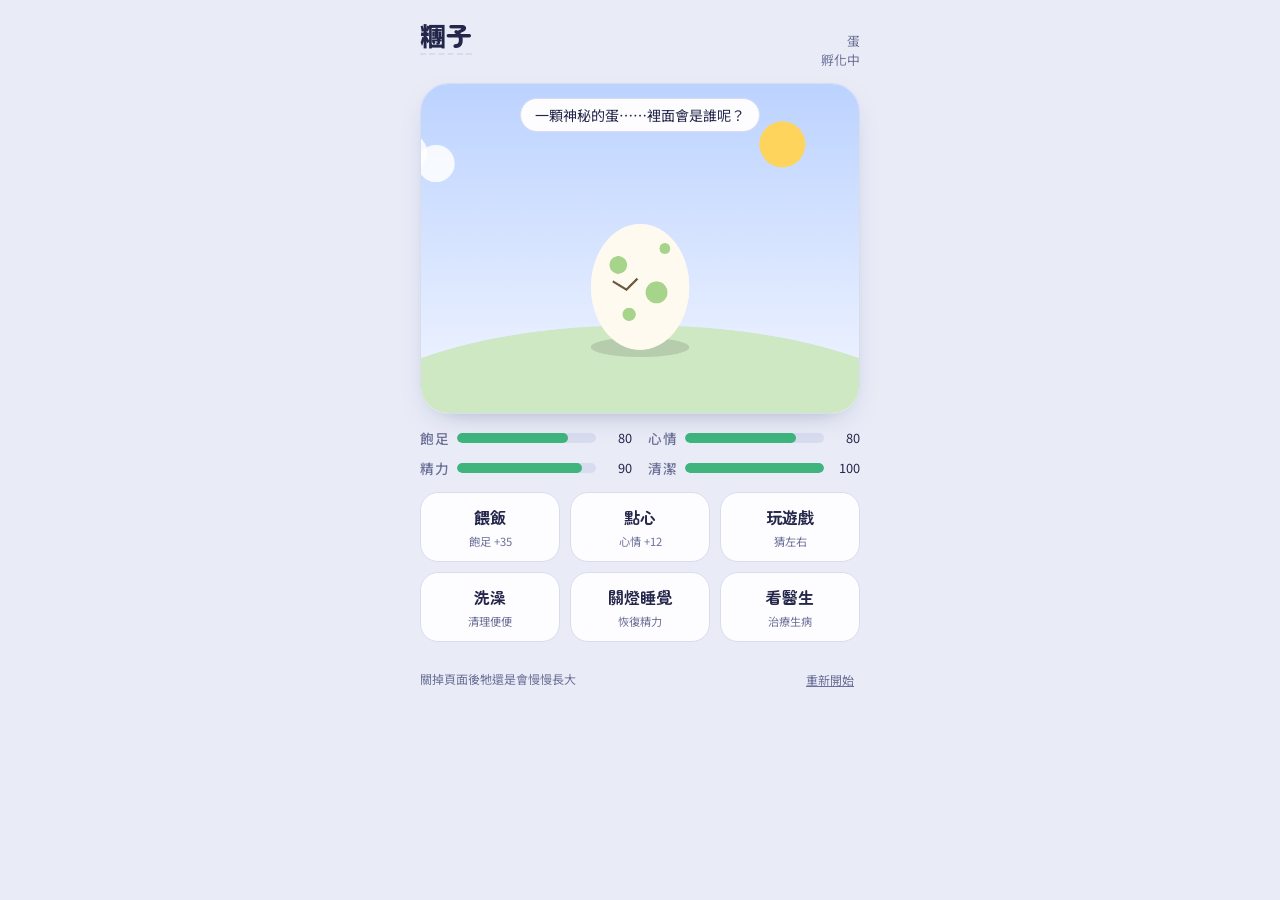
<file: app-electronic-pet/糰子口袋寵物 (2).html>
<!doctype html><html><head><meta charset=utf8><meta name=viewport content="width=device-width,initial-scale=1,viewport-fit=cover"><style>:root{color-scheme:light;box-sizing:border-box;padding-top:env(safe-area-inset-top,0px);padding-bottom:env(safe-area-inset-bottom,0px)}html{scroll-padding-top:env(safe-area-inset-top,0px)}body{margin:0;padding:0;font:14px -apple-system,BlinkMacSystemFont,sans-serif;background:#faf9f5;color:#141413}img{max-width:100%}[hidden]:not([hidden=until-found i]){display:none!important}</style></head><body>
<title>糰子口袋寵物</title>
<link rel="preconnect" href="https://fonts.googleapis.com">
<link rel="stylesheet" href="https://fonts.googleapis.com/css2?family=Zen+Maru+Gothic:wght@500;700;900&family=Noto+Sans+TC:wght@400;500;700&display=swap">
<style>
/* Layout: one-screen handheld — sky window on top, four stat gauges, a 2x3 action pad below */
:root{
  --bg:#e9ecf7; --shell:#fdfdff; --ink:#24264a; --muted:#6b6f96;
  --sky1:#bcd3ff; --sky2:#f3f6ff; --ground:#cfe8c4;
  --accent:#ffb21f; --accent-ink:#4a3100;
  --line:#d8dcef; --good:#3fb47d; --warn:#f0a020; --bad:#e2554f;
  --display:"Zen Maru Gothic","Noto Sans TC","PingFang TC",system-ui,sans-serif;
  --body:"Noto Sans TC","PingFang TC","Microsoft JhengHei",system-ui,sans-serif;
}
@media (prefers-color-scheme: dark){:root:not([data-theme="light"]){
  --bg:#14152a; --shell:#1f2140; --ink:#eceeff; --muted:#a2a6cf;
  --sky1:#2b3570; --sky2:#3e4a8c; --ground:#2f4a3a;
  --accent:#ffbf3d; --accent-ink:#3a2600; --line:#34376a; color-scheme:dark}}
:root[data-theme="dark"]{
  --bg:#14152a; --shell:#1f2140; --ink:#eceeff; --muted:#a2a6cf;
  --sky1:#2b3570; --sky2:#3e4a8c; --ground:#2f4a3a;
  --accent:#ffbf3d; --accent-ink:#3a2600; --line:#34376a; color-scheme:dark}
html,body{height:100%}
body{background:var(--bg);color:var(--ink);font-family:var(--body);padding-inline:16px;padding-block:16px;box-sizing:border-box}
.app{max-width:440px;margin:0 auto;display:flex;flex-direction:column;gap:14px}
header{display:flex;align-items:baseline;justify-content:space-between;gap:12px}
h1{font-family:var(--display);font-weight:900;font-size:1.6rem;margin:0;letter-spacing:.02em}
#name{background:none;border:0;font:inherit;color:inherit;padding:0;cursor:pointer;border-bottom:2px dashed var(--line)}
#name:focus-visible{outline:2px solid var(--accent);outline-offset:3px}
.meta{font-size:.8rem;color:var(--muted);text-align:right;font-variant-numeric:tabular-nums}
.stage{position:relative;border-radius:28px;overflow:hidden;background:var(--shell);border:1px solid var(--line);box-shadow:0 10px 30px -18px rgba(30,30,90,.5)}
canvas{display:block;width:100%;aspect-ratio:4/3;max-width:100%;cursor:pointer}
.bubble{position:absolute;left:50%;top:14px;transform:translateX(-50%);background:var(--shell);color:var(--ink);border:1px solid var(--line);padding:6px 14px;border-radius:999px;font-size:.88rem;white-space:nowrap;max-width:90%;overflow:hidden;text-overflow:ellipsis;transition:opacity .3s}
.chips{position:absolute;right:12px;bottom:12px;display:flex;gap:6px}
.chip{font-size:.72rem;font-weight:700;padding:3px 9px;border-radius:999px;background:var(--bad);color:#fff}
.chip.sleep{background:#5b63c9}
.stats{display:grid;grid-template-columns:1fr 1fr;gap:10px 16px}
.stat{display:grid;grid-template-columns:auto 1fr auto;align-items:center;gap:8px;font-size:.85rem}
.stat b{font-weight:500;color:var(--muted);letter-spacing:.05em}
.bar{height:10px;border-radius:99px;background:var(--line);overflow:hidden}
.bar i{display:block;height:100%;border-radius:99px;background:var(--good);transition:width .4s,background .4s}
.stat span{font-variant-numeric:tabular-nums;width:2.2em;text-align:right;font-size:.8rem}
.pad{display:grid;grid-template-columns:repeat(3,1fr);gap:10px}
.pad button,.game button,.confirm button{font-family:var(--display);font-weight:700;font-size:1rem;border:1px solid var(--line);background:var(--shell);color:var(--ink);border-radius:18px;padding:12px 6px;cursor:pointer;display:flex;flex-direction:column;align-items:center;gap:4px;transition:transform .1s,background .2s}
.pad button small{font-family:var(--body);font-weight:400;font-size:.7rem;color:var(--muted)}
.pad button:active{transform:scale(.96)}
.pad button:focus-visible,.game button:focus-visible{outline:3px solid var(--accent);outline-offset:2px}
.pad button:disabled{opacity:.4;cursor:not-allowed}
.pad .hot{background:var(--accent);color:var(--accent-ink);border-color:transparent}
.pad .hot small{color:var(--accent-ink);opacity:.75}
.game,.confirm{display:flex;gap:10px;align-items:center;justify-content:center;flex-wrap:wrap;background:var(--shell);border:1px solid var(--line);border-radius:18px;padding:12px}
.game p,.confirm p{margin:0;width:100%;text-align:center;font-size:.9rem}
.game button,.confirm button{flex:1;min-width:100px;flex-direction:row;justify-content:center}
.log{font-size:.8rem;color:var(--muted);margin:0;padding:0;list-style:none;display:flex;flex-direction:column;gap:2px;max-height:5.2em;overflow:hidden}
footer{display:flex;justify-content:space-between;font-size:.75rem;color:var(--muted)}
footer button{background:none;border:0;color:var(--muted);text-decoration:underline;cursor:pointer;font:inherit}
@media (prefers-reduced-motion:reduce){*{transition:none!important}}
</style>

<div class="app">
  <header>
    <h1><button id="name" title="點一下改名字">糰子</button></h1>
    <div class="meta"><div id="stageLbl">蛋</div><div id="age">0 分鐘</div></div>
  </header>

  <div class="stage">
    <canvas id="cv" width="800" height="600" aria-label="寵物畫面，點一下可以摸摸牠"></canvas>
    <div class="bubble" id="bubble">一顆神秘的蛋……裡面會是誰呢？</div>
    <div class="chips" id="chips"></div>
  </div>

  <div class="stats">
    <div class="stat"><b>飽足</b><div class="bar"><i id="b-hunger"></i></div><span id="v-hunger"></span></div>
    <div class="stat"><b>心情</b><div class="bar"><i id="b-happy"></i></div><span id="v-happy"></span></div>
    <div class="stat"><b>精力</b><div class="bar"><i id="b-energy"></i></div><span id="v-energy"></span></div>
    <div class="stat"><b>清潔</b><div class="bar"><i id="b-clean"></i></div><span id="v-clean"></span></div>
  </div>

  <div class="game" id="game" hidden>
    <p id="gameMsg">牠會往哪邊看？猜猜看！</p>
    <button id="gL">← 左邊</button><button id="gR">右邊 →</button>
  </div>
  <div class="confirm" id="confirm" hidden>
    <p>確定要重新開始？目前的寵物會消失。</p>
    <button id="cYes">重新開始</button><button id="cNo">取消</button>
  </div>

  <div class="pad" id="pad">
    <button data-a="meal">餵飯<small>飽足 +35</small></button>
    <button data-a="snack">點心<small>心情 +12</small></button>
    <button data-a="play">玩遊戲<small>猜左右</small></button>
    <button data-a="bath">洗澡<small>清理便便</small></button>
    <button data-a="sleep" id="sleepBtn">關燈睡覺<small>恢復精力</small></button>
    <button data-a="doctor" id="docBtn">看醫生<small>治療生病</small></button>
  </div>

  <ul class="log" id="log"></ul>
  <footer><span>關掉頁面後牠還是會慢慢長大</span><button id="reset">重新開始</button></footer>
</div>

<script>
(function(){
const KEY='dango-pet-v1';
const $=id=>document.getElementById(id);
const cv=$('cv'),cx=cv.getContext('2d');
const now=()=>Date.now();
const clamp=v=>Math.max(0,Math.min(100,v));

// 只有一種寵物：小鱷魚（圖片在下方 IMG）
const SPECIES={croc:{name:'小鱷魚',nick:'糰子'}};
function rollSpecies(){return'croc';}
function fresh(){return{name:'糰子',named:false,species:rollSpecies(),born:now(),last:now(),hatched:false,hunger:80,happy:80,energy:90,clean:100,poop:0,sleeping:false,sick:false,lowTime:0,color:Math.floor(Math.random()*3),log:[]};}
let S;
try{S=JSON.parse(localStorage.getItem(KEY))}catch(e){S=null}
if(!S||typeof S.born!=='number')S=fresh();
if(S.species!=='croc'){S.species='croc';if(!S.named)S.name='糰子';}
function save(){try{localStorage.setItem(KEY,JSON.stringify(S))}catch(e){}}

const COLORS=[['#ffd6e0','#f59ab3'],['#c9f0d8','#6cc895'],['#ffe6b0','#f2b94a'],['#d6dcff','#8d98ee']];

// Per-minute rates
function step(min){
  if(!S.hatched)return;
  const a=S.sleeping;
  S.hunger=clamp(S.hunger-min*(a?0.18:0.45));
  S.happy=clamp(S.happy-min*(a?0.1:0.32)-(S.poop*0.08*min)-(S.sick?0.2*min:0));
  S.clean=clamp(S.clean-min*(0.22+S.poop*0.15));
  S.energy=clamp(S.energy+min*(a?1.6:-0.3));
  if(a&&S.energy>=100){S.sleeping=false;note('睡飽了，伸個懶腰～');}
  if(!a&&Math.random()<min/28&&S.poop<4){S.poop++;}
  const low=S.hunger<15||S.clean<15||S.poop>=3;
  S.lowTime=low?S.lowTime+min:Math.max(0,S.lowTime-min);
  if(!S.sick&&S.lowTime>20){S.sick=true;note(S.name+'生病了，帶牠去看醫生吧');}
}
// Catch up on time away (max 48h)
(function(){let m=Math.min((now()-S.last)/60000,2880);
  if(!S.hatched&&now()-S.born>90000)hatch(true);
  const was={h:S.hunger,p:S.poop};
  while(m>0){const d=Math.min(m,5);step(d);m-=d;}
  if(S.hatched&&(now()-S.last)>10*60000)note('你離開了 '+fmtAge(now()-S.last)+'，牠一直在等你');
  S.last=now();})();

function hatch(silent){if(S.hatched)return;S.hatched=true;S.born=now();const sp=SPECIES[S.species];
  if(!S.named)S.name=sp.nick;burst('✦');
  if(!silent)say('啵！蛋殼裂開了，'+S.name+'出生了！');
  note('破殼而出，是'+sp.name+'！');}

function fmtAge(ms){const m=Math.floor(ms/60000);if(m<60)return m+' 分鐘';const h=Math.floor(m/60);if(h<24)return h+' 小時 '+(m%60)+' 分';return Math.floor(h/24)+' 天 '+(h%24)+' 小時';}
function stage(){if(!S.hatched)return['蛋',0];const h=(now()-S.born)/3600000;if(h<1)return['寶寶',1];if(h<24)return['小朋友',2];if(h<72)return['少年',3];return['大人',4];}

let bubbleT=0;
function say(t){$('bubble').textContent=t;$('bubble').style.opacity=1;bubbleT=now()+3500;}
function note(t){const d=new Date();S.log.unshift(String(d.getHours()).padStart(2,'0')+':'+String(d.getMinutes()).padStart(2,'0')+'  '+t);S.log=S.log.slice(0,8);}

// Particles
let parts=[];
function burst(ch,n=8){for(let i=0;i<n;i++)parts.push({x:400+(Math.random()-.5)*160,y:330+(Math.random()-.5)*80,vx:(Math.random()-.5)*3,vy:-1-Math.random()*2.5,life:60+Math.random()*30,ch});}

let anim={jump:0,look:0,eat:0};
function act(a){
  if(!S.hatched){hatch();render();return;}
  if(S.sleeping&&a!=='sleep'){say('噓……牠在睡覺');return;}
  switch(a){
    case 'meal': if(S.hunger>95){say('吃不下了啦～');S.happy=clamp(S.happy-3);break;}
      S.hunger=clamp(S.hunger+35);anim.eat=60;burst('🍙',5);say('嚼嚼嚼……好吃！');note('吃了一碗飯');break;
    case 'snack': S.happy=clamp(S.happy+12);S.hunger=clamp(S.hunger+6);anim.eat=40;burst('♥',6);say('布丁！最喜歡了');note('吃了點心');break;
    case 'play': if(S.energy<15){say('好累……想睡覺');break;} openGame();return;
    case 'bath': S.clean=100;const p=S.poop;S.poop=0;burst('○',14);say(p?'清掉 '+p+' 坨便便，香噴噴！':'洗得亮晶晶！');note('洗了澡');break;
    case 'sleep': S.sleeping=!S.sleeping;say(S.sleeping?'晚安……':'起床囉！');note(S.sleeping?'去睡覺了':'被叫醒了');if(!S.sleeping)S.happy=clamp(S.happy-(S.energy<60?8:0));break;
    case 'doctor': if(!S.sick){say('牠很健康喔');break;} S.sick=false;S.lowTime=0;S.happy=clamp(S.happy-10);burst('✚',6);say('打完針了，乖！');note('看了醫生，病好了');break;
  }
  save();render();
}
document.querySelectorAll('#pad button').forEach(b=>b.addEventListener('click',()=>act(b.dataset.a)));

// Guess game
let gameRound=0,gameWins=0;
function openGame(){gameRound=0;gameWins=0;$('game').hidden=false;$('pad').hidden=true;$('gameMsg').textContent='第 1 / 3 回合：牠會往哪邊看？';}
function guess(dir){
  const pick=Math.random()<.5?-1:1;anim.look=pick*40;
  const win=pick===dir;gameRound++;if(win){gameWins++;anim.jump=30;}
  if(gameRound<3){$('gameMsg').textContent=(win?'猜中了！':'沒猜中～')+' 第 '+(gameRound+1)+' / 3 回合';}
  else{
    S.happy=clamp(S.happy+8+gameWins*7);S.energy=clamp(S.energy-12);S.hunger=clamp(S.hunger-6);
    note('玩猜左右，贏了 '+gameWins+' 次');say(gameWins>=2?'好好玩！再玩一次嘛':'下次一定會贏！');
    burst('★',gameWins*3+2);save();
    setTimeout(()=>{$('game').hidden=true;$('pad').hidden=false;render();},700);
    $('gameMsg').textContent='結果：3 回合猜中 '+gameWins+' 次';
  }
}
$('gL').onclick=()=>guess(-1);$('gR').onclick=()=>guess(1);

// Pet & rename & reset
cv.addEventListener('click',()=>{if(!S.hatched){hatch();save();return;}if(S.sleeping){say('ZZZ……');return;}S.happy=clamp(S.happy+2);anim.jump=24;burst('♥',3);say(['嘿嘿','摸摸頭～','咕嚕咕嚕','再摸一下！'][Math.floor(Math.random()*4)]);save();});
$('name').onclick=()=>{const inp=document.createElement('input');inp.id='nameInput';inp.value=S.name;inp.maxLength=8;inp.style.cssText='font:inherit;width:6em;background:var(--shell);color:var(--ink);border:1px solid var(--line);border-radius:8px;padding:0 6px';
  $('name').replaceWith(inp);inp.focus();inp.select();
  const done=()=>{const v=inp.value.trim();if(v&&v!==S.name){S.name=v;S.named=true;}save();const b=document.createElement('button');b.id='name';b.title='點一下改名字';b.textContent=S.name;inp.replaceWith(b);b.onclick=$('name').onclick;location.reload();};
  inp.onblur=done;inp.onkeydown=e=>{if(e.key==='Enter')inp.blur();};};
$('reset').onclick=()=>{$('confirm').hidden=false;$('pad').hidden=true;};
$('cNo').onclick=()=>{$('confirm').hidden=true;$('pad').hidden=false;};
$('cYes').onclick=()=>{S=fresh();save();location.reload();};

function color(v){return v<25?'var(--bad)':v<50?'var(--warn)':'var(--good)';}
function render(){
  $('name').textContent=S.name;
  const [lbl]=stage();$('stageLbl').textContent=S.hatched?SPECIES[S.species].name+'・'+lbl:'蛋';
  $('age').textContent=S.hatched?fmtAge(now()-S.born):'孵化中';
  for(const k of['hunger','happy','energy','clean']){const v=Math.round(S[k]);$('b-'+k).style.width=v+'%';$('b-'+k).style.background=color(v);$('v-'+k).textContent=v;}
  $('chips').innerHTML=(S.sick?'<span class="chip">生病</span>':'')+(S.sleeping?'<span class="chip sleep">睡覺中</span>':'');
  $('sleepBtn').firstChild.textContent=S.sleeping?'開燈起床':'關燈睡覺';
  $('docBtn').classList.toggle('hot',S.sick);
  $('pad').querySelector('[data-a=meal]').classList.toggle('hot',S.hunger<30&&!S.sick);
  $('pad').querySelector('[data-a=bath]').classList.toggle('hot',S.poop>=2);
  $('log').innerHTML=S.log.map(l=>'<li>'+l.replace(/</g,'&lt;')+'</li>').join('');
}

// Drawing
function css(v){return getComputedStyle(document.documentElement).getPropertyValue(v).trim();}
let t=0;
function draw(){
  t++;const W=800,H=600;const hr=new Date().getHours();const night=hr<6||hr>=19||S.sleeping;
  const g=cx.createLinearGradient(0,0,0,H);
  g.addColorStop(0,night?'#1b1f4a':css('--sky1'));g.addColorStop(1,night?'#3a3f7a':css('--sky2'));
  cx.fillStyle=g;cx.fillRect(0,0,W,H);
  // sun/moon
  if(night){cx.fillStyle='#fff6d0';cx.beginPath();cx.arc(660,110,38,0,7);cx.fill();cx.fillStyle='#1b1f4a';cx.beginPath();cx.arc(678,98,34,0,7);cx.fill();
    cx.fillStyle='#fff';for(let i=0;i<14;i++){const x=(i*137)%760+20,y=(i*71)%220+20;cx.globalAlpha=.4+.4*Math.sin(t/30+i);cx.fillRect(x,y,3,3);}cx.globalAlpha=1;}
  else{cx.fillStyle='#ffd45c';cx.beginPath();cx.arc(660,110,42,0,7);cx.fill();
    cx.fillStyle='rgba(255,255,255,.85)';const cxp=(t*.3)%1000-150;[[cxp,140],[cxp+60,125],[cxp+110,145]].forEach(([x,y])=>{cx.beginPath();cx.arc(x,y,34,0,7);cx.fill();});}
  // ground
  cx.fillStyle=night?'#2b4a3c':css('--ground');cx.beginPath();cx.ellipse(400,640,560,200,0,0,7);cx.fill();

  // poop
  for(let i=0;i<S.poop;i++){const x=[150,640,230,560][i],y=[500,505,530,532][i];
    cx.fillStyle='#8a5a3b';[[0,0,22],[0,-14,16],[0,-26,10]].forEach(([dx,dy,r])=>{cx.beginPath();cx.ellipse(x+dx,y+dy,r,r*.7,0,0,7);cx.fill();});
    if(!S.sleeping){cx.strokeStyle='rgba(120,140,80,.6)';cx.lineWidth=3;cx.beginPath();for(let k=0;k<3;k++){const ox=x-14+k*14,yy=y-50-((t+k*20)%40);cx.moveTo(ox,yy);cx.quadraticCurveTo(ox+6,yy-8,ox,yy-16);}cx.stroke();}}

  const [,st]=stage();
  if(!S.hatched){drawEgg();}else drawPet(st);

  // particles
  parts=parts.filter(p=>p.life-->0);cx.textAlign='center';cx.font='bold 34px sans-serif';
  parts.forEach(p=>{p.x+=p.vx;p.y+=p.vy;p.vy+=.03;cx.globalAlpha=Math.min(1,p.life/30);cx.fillStyle=p.ch==='♥'?'#ff6b8a':p.ch==='★'?'#ffb21f':p.ch==='○'?'#7fc6ff':'#fff';cx.fillText(p.ch,p.x,p.y);});cx.globalAlpha=1;
  if(S.sleeping){cx.fillStyle='rgba(10,10,40,.25)';cx.fillRect(0,0,W,H);}
  if(bubbleT&&now()>bubbleT){$('bubble').style.opacity=0;bubbleT=0;}
  requestAnimationFrame(draw);
}
function drawEgg(){const w=Math.sin(t/8)*(t%180<40?0.08:0.015);cx.save();cx.translate(400,470);cx.rotate(w);
  cx.fillStyle='rgba(0,0,0,.12)';cx.beginPath();cx.ellipse(0,10,90,18,0,0,7);cx.fill();
  cx.fillStyle='#fffaf0';cx.beginPath();cx.ellipse(0,-100,90,115,0,0,7);cx.fill();
  cx.fillStyle='#a6d48a';[[-40,-140,16],[30,-90,20],[-20,-50,12],[45,-170,10]].forEach(([x,y,r])=>{cx.beginPath();cx.arc(x,y,r,0,7);cx.fill();});
  const prog=Math.min(1,(now()-S.born)/90000);if(prog>.4){cx.strokeStyle='#6b5a40';cx.lineWidth=4;cx.beginPath();cx.moveTo(-50,-110);cx.lineTo(-25,-95);cx.lineTo(-5,-115);if(prog>.7){cx.lineTo(18,-92);cx.lineTo(40,-112);}cx.stroke();}
  cx.restore();if(prog>=1&&!S.hatched){hatch();save();render();}}
const IMG={};const SRC={"walk": "[data-uri]", "happy": "[data-uri]", "sick": "[data-uri]", "sleep": "[data-uri]", "sad": "[data-uri]"};
for(const k in SRC){const im=new Image();im.src=SRC[k];IMG[k]=im;}
function drawPet(st){
  const s=[0,70,92,110,125][st];
  const mood=S.sick?'sick':S.sleeping?'sleep':(S.happy<30||S.hunger<20)?'sad':S.happy>70?'happy':'ok';
  if(anim.jump>0)anim.jump--;if(anim.eat>0)anim.eat--;anim.look*=.96;
  const moving=mood==='ok'||mood==='happy';
  const walk=moving?Math.sin(t/140)*110:0;const facing=Math.cos(t/140)>=0?1:-1;
  let key=mood==='ok'?'walk':mood;if(anim.eat>0||anim.jump>0)key='happy';
  const im=IMG[key];if(!im||!im.complete||!im.naturalWidth)return;
  const tall=s*2.5*(key==='sleep'?.72:1);let h=tall,w=im.naturalWidth/im.naturalHeight*h;
  let dx=0,dy=0,rot=0,sx=1,sy=1;
  if(key==='walk'){dy=-Math.abs(Math.sin(t/7))*8;rot=Math.sin(t/7)*.05;}
  if(key==='happy'){dy=-Math.abs(Math.sin(t/9))*16;}
  if(key==='sad'){rot=Math.sin(t/20)*.03;}
  if(key==='sick'){dx=Math.sin(t*1.7)*1.6;}
  if(key==='sleep'){sy=1+Math.sin(t/40)*.025;}
  if(anim.jump)dy-=Math.sin(anim.jump/30*Math.PI)*55;
  if(anim.eat>0){sy*=1-Math.abs(Math.sin(anim.eat/4))*.05;sx/=sy;}
  const x=400+walk+anim.look+dx,base=500;
  cx.fillStyle='rgba(0,0,0,.14)';cx.beginPath();cx.ellipse(x,base-4,w*.36,s*.16,0,0,7);cx.fill();
  cx.save();cx.translate(x,base+dy);cx.rotate(rot);
  const flip=key==='walk'&&facing<0?-1:1;cx.scale(sx*flip,sy);
  cx.drawImage(im,-w/2,-h,w,h);cx.restore();
  if(mood==='sad'&&t%300===0)say(S.hunger<20?'肚子好餓……':'好無聊喔……');
}

setInterval(()=>{const m=(now()-S.last)/60000;step(m);S.last=now();save();render();},1000);
if(S.hatched)say(S.name+'：你回來啦！');
render();draw();
})();
</script>

</body></html>
</file>
<file: app-stock-log/styles.css>
/* ============================================================
 * 盤後判斷簿 — 樣式
 * 紙本帳冊的質感：暖白底、墨色字、等寬數字。
 * 漲跌色預設為台股慣例（紅漲綠跌），可在設定中切換。
 * ============================================================ */

:root {
  --bg: #f3f0e8;
  --surface: #fbfaf6;
  --surface-2: #ece8de;
  --ink: #1c1e22;
  --ink-2: #565a62;
  --ink-3: #8a8d94;
  --line: #dcd6c8;
  --line-strong: #c6bfae;
  --accent: #1f3a5f;
  --accent-ink: #ffffff;
  --accent-soft: #dfe6ef;
  --red: #c2142d;
  --green: #0e7a4e;
  --amber: #a86400;
  --shadow: 0 1px 2px rgba(28, 30, 34, .06), 0 4px 16px rgba(28, 30, 34, .06);

  --gain: var(--red);
  --loss: var(--green);

  --font-sans: "Noto Sans TC", -apple-system, "PingFang TC", "Microsoft JhengHei", sans-serif;
  --font-serif: "Noto Serif TC", "Songti TC", serif;
  --font-mono: "IBM Plex Mono", ui-monospace, "SFMono-Regular", Menlo, monospace;

  --radius: 12px;
  --radius-sm: 8px;
  --tabbar-h: 64px;
  --gutter: 16px;

  color-scheme: light;
}

@media (prefers-color-scheme: dark) {
  :root:not([data-theme="light"]) {
    --bg: #121417;
    --surface: #1a1d21;
    --surface-2: #23272c;
    --ink: #ece9e2;
    --ink-2: #a8abb1;
    --ink-3: #747880;
    --line: #2c3036;
    --line-strong: #3a3f46;
    --accent: #9dbbe3;
    --accent-ink: #10151c;
    --accent-soft: #23303f;
    --red: #ff5d6c;
    --green: #39c98a;
    --amber: #e9a23b;
    --shadow: 0 1px 2px rgba(0, 0, 0, .3), 0 4px 16px rgba(0, 0, 0, .25);
    color-scheme: dark;
  }
}

:root[data-theme="dark"] {
  --bg: #121417;
  --surface: #1a1d21;
  --surface-2: #23272c;
  --ink: #ece9e2;
  --ink-2: #a8abb1;
  --ink-3: #747880;
  --line: #2c3036;
  --line-strong: #3a3f46;
  --accent: #9dbbe3;
  --accent-ink: #10151c;
  --accent-soft: #23303f;
  --red: #ff5d6c;
  --green: #39c98a;
  --amber: #e9a23b;
  --shadow: 0 1px 2px rgba(0, 0, 0, .3), 0 4px 16px rgba(0, 0, 0, .25);
  color-scheme: dark;
}

/* 國際慣例：綠漲紅跌 */
:root[data-colors="intl"] {
  --gain: var(--green);
  --loss: var(--red);
}

/* ---------- 基礎 ---------- */

*, *::before, *::after { box-sizing: border-box; }

html { -webkit-text-size-adjust: 100%; }

body {
  margin: 0;
  background: var(--bg);
  color: var(--ink);
  font-family: var(--font-sans);
  font-size: 15px;
  line-height: 1.55;
  min-height: 100dvh;
  padding-bottom: calc(var(--tabbar-h) + env(safe-area-inset-bottom) + 24px);
  -webkit-font-smoothing: antialiased;
}

a { color: inherit; text-decoration: none; }
button, input, select, textarea { font: inherit; color: inherit; }
svg { width: 22px; height: 22px; fill: none; stroke: currentColor; stroke-width: 1.8; stroke-linecap: round; stroke-linejoin: round; }

[hidden] { display: none !important; }

.num, .mono {
  font-family: var(--font-mono);
  font-variant-numeric: tabular-nums;
  letter-spacing: -.01em;
}

.gain { color: var(--gain); }
.loss { color: var(--loss); }
.flat { color: var(--ink-2); }

.sr-only {
  position: absolute; width: 1px; height: 1px; padding: 0; margin: -1px;
  overflow: hidden; clip: rect(0 0 0 0); white-space: nowrap; border: 0;
}

:focus-visible { outline: 2px solid var(--accent); outline-offset: 2px; border-radius: 4px; }

/* ---------- 頂列 ---------- */

.topbar {
  position: sticky; top: 0; z-index: 20;
  display: flex; align-items: center; justify-content: space-between;
  gap: 12px;
  padding: calc(env(safe-area-inset-top) + 10px) var(--gutter) 10px;
  background: color-mix(in srgb, var(--bg) 88%, transparent);
  backdrop-filter: saturate(1.4) blur(12px);
  -webkit-backdrop-filter: saturate(1.4) blur(12px);
  border-bottom: 1px solid var(--line);
}

.brand { display: flex; align-items: center; gap: 10px; min-width: 0; }

.brand-mark {
  display: grid; place-items: center;
  width: 30px; height: 30px; border-radius: 7px;
  background: var(--accent); color: var(--accent-ink);
  font-family: var(--font-serif); font-weight: 700; font-size: 17px;
  flex-shrink: 0;
}

.brand-name {
  font-family: var(--font-serif); font-weight: 700; font-size: 18px; letter-spacing: .04em;
  white-space: nowrap;
}

.topbar-actions { display: flex; align-items: center; gap: 6px; }

.icon-btn {
  display: inline-grid; place-items: center;
  width: 40px; height: 40px; border-radius: 10px;
  border: 0; background: transparent; color: var(--ink-2); cursor: pointer;
}
.icon-btn:hover { background: var(--surface-2); color: var(--ink); }

.status-chip {
  border: 1px solid var(--line-strong); background: var(--surface);
  border-radius: 999px; padding: 4px 10px; font-size: 12.5px; cursor: pointer;
  display: inline-flex; align-items: center; gap: 6px; color: var(--ink-2);
}
.status-chip::before { content: ""; width: 7px; height: 7px; border-radius: 50%; background: var(--amber); }
.status-chip.offline::before { background: var(--ink-3); }

/* ---------- 主區 ---------- */

main {
  max-width: 760px;
  margin: 0 auto;
  padding: 18px var(--gutter) 0;
}

.view { animation: fade .18s ease-out; }
@keyframes fade { from { opacity: 0; transform: translateY(4px); } to { opacity: 1; transform: none; } }

.view-head {
  display: flex; align-items: flex-end; justify-content: space-between; gap: 12px;
  margin-bottom: 14px;
}
.view-title {
  margin: 0; font-family: var(--font-serif); font-size: 24px; font-weight: 700; letter-spacing: .02em;
}
.view-sub { margin: 2px 0 0; color: var(--ink-3); font-size: 13px; }

.card {
  background: var(--surface);
  border: 1px solid var(--line);
  border-radius: var(--radius);
  box-shadow: var(--shadow);
}
.card-pad { padding: 16px; }
.section-gap { margin-top: 16px; }

.section-label {
  font-size: 12px; font-weight: 500; letter-spacing: .12em; color: var(--ink-3);
  margin: 22px 0 8px;
}

/* ---------- 按鈕 ---------- */

.btn {
  display: inline-flex; align-items: center; justify-content: center; gap: 6px;
  min-height: 42px; padding: 0 16px; border-radius: 10px;
  border: 1px solid var(--line-strong); background: var(--surface);
  font-weight: 500; cursor: pointer; white-space: nowrap;
  transition: background .12s, border-color .12s, transform .06s;
}
.btn:hover { background: var(--surface-2); }
.btn:active { transform: translateY(1px); }
.btn:disabled { opacity: .55; cursor: not-allowed; }
.btn-primary { background: var(--accent); border-color: var(--accent); color: var(--accent-ink); }
.btn-primary:hover { background: color-mix(in srgb, var(--accent) 88%, var(--ink)); }
.btn-ghost { background: transparent; border-color: transparent; color: var(--ink-2); }
.btn-ghost:hover { background: var(--surface-2); }
.btn-danger-ghost { background: transparent; border-color: transparent; color: var(--red); }
.btn-danger-ghost:hover { background: color-mix(in srgb, var(--red) 10%, transparent); }
.btn-sm { min-height: 34px; padding: 0 12px; font-size: 13.5px; border-radius: 8px; }
.btn-block { width: 100%; }

.btn.is-loading { position: relative; color: transparent !important; }
.btn.is-loading::after {
  content: ""; position: absolute; width: 16px; height: 16px; border-radius: 50%;
  border: 2px solid var(--accent-ink); border-right-color: transparent;
  animation: spin .7s linear infinite;
}
.btn:not(.btn-primary).is-loading::after { border-color: var(--ink-2); border-right-color: transparent; }
@keyframes spin { to { transform: rotate(360deg); } }

.chip-row { display: flex; flex-wrap: wrap; gap: 6px; }
.chip {
  border: 1px solid var(--line-strong); background: var(--surface);
  border-radius: 999px; padding: 5px 12px; font-size: 13px; cursor: pointer;
}
.chip[aria-pressed="true"] { background: var(--ink); border-color: var(--ink); color: var(--bg); }

/* ---------- 表單 ---------- */

.field { display: grid; grid-template-columns: minmax(0, 1fr); gap: 6px; margin-bottom: 14px; min-width: 0; }
.field label { font-size: 13px; font-weight: 500; color: var(--ink-2); }
.field label small { color: var(--ink-3); font-weight: 400; margin-left: 4px; }

input[type="text"], input[type="date"], input[type="number"], input[type="search"],
input[type="url"], input[type="password"], input:not([type]), select, textarea {
  width: 100%;
  min-height: 44px;
  padding: 10px 12px;
  border: 1px solid var(--line-strong);
  border-radius: var(--radius-sm);
  background: var(--surface);
  font-size: 16px; /* 避免 iOS 自動縮放 */
  appearance: none;
  min-width: 0;
}
input[type="date"] { font-family: var(--font-mono); }
input.num-input { font-family: var(--font-mono); font-variant-numeric: tabular-nums; }
textarea { resize: vertical; min-height: 96px; line-height: 1.6; }
input:focus, select:focus, textarea:focus { outline: none; border-color: var(--accent); box-shadow: 0 0 0 3px var(--accent-soft); }
input[readonly] { background: var(--surface-2); color: var(--ink-2); }

.grid-2 { display: grid; grid-template-columns: minmax(0, 1fr) minmax(0, 1fr); gap: 12px; }
.grid-3 { display: grid; grid-template-columns: repeat(3, minmax(0, 1fr)); gap: 10px; }

.segmented {
  display: grid; grid-template-columns: repeat(3, 1fr);
  background: var(--surface-2); border-radius: 10px; padding: 3px; gap: 3px;
}
.segmented input { position: absolute; opacity: 0; pointer-events: none; }
.segmented label {
  display: grid; place-items: center; min-height: 38px; border-radius: 8px;
  font-weight: 500; color: var(--ink-2); cursor: pointer; font-size: 15px;
}
.segmented input:checked + label { background: var(--surface); color: var(--ink); box-shadow: var(--shadow); }
.segmented input:checked + label.seg-long { color: var(--gain); }
.segmented input:checked + label.seg-short { color: var(--loss); }
.segmented input:focus-visible + label { outline: 2px solid var(--accent); }

.form-error {
  margin: 0 0 12px; padding: 10px 12px; border-radius: var(--radius-sm);
  background: color-mix(in srgb, var(--red) 10%, var(--surface)); color: var(--red); font-size: 14px;
}

.form-actions { display: flex; gap: 10px; align-items: center; margin-top: 6px; }
.form-actions .spacer { flex: 1; }

details.calc {
  border: 1px dashed var(--line-strong); border-radius: var(--radius-sm);
  padding: 0 12px; margin-bottom: 14px; background: var(--surface-2);
}
details.calc summary { cursor: pointer; padding: 10px 0; font-size: 13.5px; color: var(--ink-2); }
details.calc[open] { padding-bottom: 12px; }
.calc-note { font-size: 12px; color: var(--ink-3); margin: 8px 0 0; }
.check { display: flex; align-items: center; gap: 8px; font-size: 13.5px; color: var(--ink-2); }
.check input { width: 18px; height: 18px; accent-color: var(--accent); }

/* ---------- 行事曆 ---------- */

.month-nav { display: flex; align-items: center; gap: 4px; }
.month-label { margin: 0; font-family: var(--font-serif); font-size: 22px; font-weight: 700; text-align: center; white-space: nowrap; }
.view-head.cal-head { align-items: center; }
.month-label .num { font-family: var(--font-mono); font-weight: 600; font-size: 20px; }

.summary-strip {
  display: grid; grid-template-columns: minmax(0, 1.4fr) minmax(0, 1fr) minmax(0, 1fr); gap: 1px;
  background: var(--line); border: 1px solid var(--line); border-radius: var(--radius);
  overflow: hidden; margin-bottom: 14px;
}
.summary-strip > div { background: var(--surface); padding: 12px 14px; }
.kpi-label { font-size: 12px; color: var(--ink-3); letter-spacing: .06em; }
.kpi-value { font-family: var(--font-mono); font-variant-numeric: tabular-nums; font-size: 20px; font-weight: 600; margin-top: 2px; white-space: nowrap; }
.kpi-value.lg { font-size: 24px; }
.kpi-sub { font-size: 12px; color: var(--ink-3); margin-top: 2px; }

.cal { padding: 10px; }
.cal-week, .cal-grid { display: grid; grid-template-columns: repeat(7, minmax(0, 1fr)); gap: 4px; }
.cal-week div { text-align: center; font-size: 12px; color: var(--ink-3); padding: 4px 0 6px; }
.cal-week div:first-child, .cal-week div:last-child { color: color-mix(in srgb, var(--ink-3) 70%, transparent); }

.cal-day {
  position: relative;
  display: flex; flex-direction: column; justify-content: space-between;
  min-height: 62px; padding: 6px 4px 5px;
  border-radius: 8px; border: 1px solid transparent;
  background: var(--surface-2);
  cursor: pointer; text-align: left;
  transition: border-color .12s, transform .06s;
}
.cal-day:hover { border-color: var(--line-strong); }
.cal-day:active { transform: scale(.97); }
.cal-day.blank { background: transparent; cursor: default; pointer-events: none; }
.cal-day.weekend:not(.has-data) { background: transparent; border: 1px dashed var(--line); }
.cal-day .d { font-family: var(--font-mono); font-size: 12.5px; color: var(--ink-2); line-height: 1; }
.cal-day .p { font-family: var(--font-mono); font-variant-numeric: tabular-nums; font-size: 11.5px; font-weight: 600; line-height: 1.1; text-align: right; white-space: nowrap; overflow: hidden; letter-spacing: -.02em; }
.cal-day .cnt {
  position: absolute; top: 5px; right: 5px;
  font-family: var(--font-mono); font-size: 10px; color: var(--ink-3);
}
.cal-day.today .d {
  display: inline-grid; place-items: center; width: 20px; height: 20px; margin: -3px 0 0 -3px;
  background: var(--ink); color: var(--bg); border-radius: 50%;
}
.cal-day.selected { border-color: var(--accent); box-shadow: 0 0 0 2px var(--accent-soft); }
.cal-day.pending { background: var(--surface); border: 1px solid var(--line-strong); }

.cal-day.gain.l1 { background: color-mix(in srgb, var(--gain) 9%, var(--surface)); }
.cal-day.gain.l2 { background: color-mix(in srgb, var(--gain) 17%, var(--surface)); }
.cal-day.gain.l3 { background: color-mix(in srgb, var(--gain) 27%, var(--surface)); }
.cal-day.gain.l4 { background: color-mix(in srgb, var(--gain) 40%, var(--surface)); }
.cal-day.loss.l1 { background: color-mix(in srgb, var(--loss) 9%, var(--surface)); }
.cal-day.loss.l2 { background: color-mix(in srgb, var(--loss) 17%, var(--surface)); }
.cal-day.loss.l3 { background: color-mix(in srgb, var(--loss) 27%, var(--surface)); }
.cal-day.loss.l4 { background: color-mix(in srgb, var(--loss) 40%, var(--surface)); }
.cal-day.flat.has-data { background: var(--surface); border-color: var(--line-strong); }

.cal-legend { display: flex; justify-content: flex-end; align-items: center; gap: 10px; padding: 8px 4px 0; font-size: 11.5px; color: var(--ink-3); }
.cal-legend i { display: inline-block; width: 10px; height: 10px; border-radius: 3px; vertical-align: -1px; margin-right: 4px; }
.cal-legend .lg-gain { background: color-mix(in srgb, var(--gain) 30%, var(--surface)); }
.cal-legend .lg-loss { background: color-mix(in srgb, var(--loss) 30%, var(--surface)); }
.cal-legend .lg-pend { background: var(--surface); border: 1px solid var(--line-strong); }

.is-loading-grid .cal-day:not(.blank) { animation: pulse 1.2s ease-in-out infinite; }
@keyframes pulse { 50% { opacity: .55; } }

/* ---------- 單日 / 紀錄列表 ---------- */

.day-head { display: flex; align-items: baseline; justify-content: space-between; gap: 12px; margin: 22px 0 10px; }
.day-head h2 { margin: 0; font-family: var(--font-serif); font-size: 19px; }
.day-head h2 .num { font-size: 17px; font-weight: 600; }
.day-total { font-size: 18px; font-weight: 600; }

.jlist { list-style: none; margin: 0; padding: 0; display: grid; gap: 8px; }
.jitem a {
  display: block; padding: 12px 14px;
  background: var(--surface); border: 1px solid var(--line); border-radius: var(--radius);
  transition: border-color .12s;
}
.jitem a:hover { border-color: var(--line-strong); }
.jhead { display: flex; align-items: center; gap: 8px; min-width: 0; }
.jhead .code { font-family: var(--font-mono); font-weight: 600; font-size: 15px; }
.jhead .name { color: var(--ink-2); font-size: 14px; white-space: nowrap; overflow: hidden; text-overflow: ellipsis; min-width: 0; }
.jhead .pnl { margin-left: auto; font-family: var(--font-mono); font-variant-numeric: tabular-nums; font-weight: 600; font-size: 15px; white-space: nowrap; }
.jhead .pnl.none { color: var(--ink-3); font-weight: 400; font-size: 13px; }
.jdate { font-family: var(--font-mono); font-size: 12px; color: var(--ink-3); }
.reason { margin: 6px 0 0; color: var(--ink-2); font-size: 14px; display: -webkit-box; -webkit-line-clamp: 2; -webkit-box-orient: vertical; overflow: hidden; white-space: pre-line; }
.prices { margin-top: 6px; font-size: 12.5px; color: var(--ink-3); font-family: var(--font-mono); font-variant-numeric: tabular-nums; }
.prices .arrow { margin: 0 4px; }

.dir {
  flex-shrink: 0;
  font-size: 12px; font-weight: 500; padding: 1px 8px; border-radius: 999px;
  border: 1px solid currentColor; line-height: 1.6;
}
.dir-long { color: var(--gain); }
.dir-short { color: var(--loss); }
.dir-neutral { color: var(--ink-2); }

.empty {
  text-align: center; color: var(--ink-3); padding: 28px 16px; font-size: 14px;
  border: 1px dashed var(--line-strong); border-radius: var(--radius);
}
.empty .btn { margin-top: 12px; }

.callout {
  padding: 14px 16px; border-radius: var(--radius); font-size: 14px;
  background: var(--surface); border: 1px solid var(--line-strong);
}
.callout.error { border-color: color-mix(in srgb, var(--red) 40%, var(--line)); background: color-mix(in srgb, var(--red) 6%, var(--surface)); }
.callout.warn { border-color: color-mix(in srgb, var(--amber) 45%, var(--line)); background: color-mix(in srgb, var(--amber) 8%, var(--surface)); }
.callout h3 { margin: 0 0 4px; font-size: 15px; }
.callout p { margin: 0; color: var(--ink-2); }
.callout .btn { margin-top: 10px; }

.stale-note { font-size: 12px; color: var(--amber); margin: -6px 0 10px; }

.filters { display: grid; grid-template-columns: minmax(0, 1fr); gap: 10px; padding: 14px; margin-bottom: 14px; }
.filters .row { display: grid; grid-template-columns: minmax(0, 1fr) minmax(0, 1fr); gap: 10px; }
.filters .field { margin: 0; }

.pager { display: flex; align-items: center; justify-content: space-between; gap: 10px; margin-top: 14px; font-size: 13px; color: var(--ink-3); }

/* ---------- 股票 ---------- */

.stock-list { display: grid; gap: 8px; list-style: none; margin: 0; padding: 0; }
.stock-item {
  display: grid; grid-template-columns: auto 1fr auto; gap: 4px 12px; align-items: center;
  width: 100%; text-align: left; cursor: pointer;
  padding: 12px 14px; background: var(--surface); border: 1px solid var(--line); border-radius: var(--radius);
}
.stock-item:hover { border-color: var(--line-strong); }
.stock-item .code { font-family: var(--font-mono); font-weight: 600; font-size: 15px; min-width: 3.4em; }
.stock-item .name { font-weight: 500; }
.stock-item .market { font-size: 12px; color: var(--ink-3); }
.stock-item .meta { grid-column: 2 / -1; font-size: 13px; color: var(--ink-2); }
.tags { display: flex; flex-wrap: wrap; gap: 4px; grid-column: 2 / -1; }
.tag { font-size: 11.5px; padding: 1px 8px; border-radius: 999px; background: var(--surface-2); color: var(--ink-2); }

/* ---------- 統計 ---------- */

.kpi-grid { display: grid; grid-template-columns: repeat(2, minmax(0, 1fr)); gap: 1px; background: var(--line); border: 1px solid var(--line); border-radius: var(--radius); overflow: hidden; }
.kpi-grid > div { background: var(--surface); padding: 12px 14px; }
.kpi-grid .wide { grid-column: 1 / -1; }

.chart-card { padding: 14px 14px 10px; }
.chart-head { display: flex; justify-content: space-between; align-items: baseline; gap: 10px; margin-bottom: 6px; }
.chart-head h3 { margin: 0; font-size: 14px; color: var(--ink-2); font-weight: 500; }
.chart svg { width: 100%; height: auto; display: block; overflow: visible; }
.chart .axis { stroke: var(--line-strong); stroke-width: 1; stroke-dasharray: 3 4; }
.chart .line { stroke-width: 2; fill: none; }
.chart .area { stroke: none; opacity: .14; }
.chart text { font-family: var(--font-mono); font-size: 10px; fill: var(--ink-3); }
.chart .dot { stroke: var(--surface); stroke-width: 2; }

table.dir-table { width: 100%; border-collapse: collapse; font-size: 13.5px; }
.dir-table th, .dir-table td { padding: 10px 8px; text-align: right; border-bottom: 1px solid var(--line); white-space: nowrap; }
.dir-table th:first-child, .dir-table td:first-child { text-align: left; }
.dir-table th { font-size: 12px; font-weight: 500; color: var(--ink-3); }
.dir-table tr:last-child td { border-bottom: 0; }
.table-wrap { overflow-x: auto; }

/* ---------- 設定 ---------- */

.settings-group { padding: 16px; margin-bottom: 14px; }
.settings-group h2 { margin: 0 0 12px; font-size: 15px; }
.help { font-size: 12.5px; color: var(--ink-3); margin: -6px 0 12px; }
.inline-actions { display: flex; flex-wrap: wrap; gap: 8px; }
.kv { display: flex; justify-content: space-between; gap: 12px; font-size: 14px; padding: 6px 0; border-bottom: 1px solid var(--line); }
.kv:last-child { border-bottom: 0; }
.kv span:first-child { color: var(--ink-2); }
.pw-wrap { position: relative; }
.pw-wrap input { padding-right: 64px; }
.pw-wrap button { position: absolute; right: 4px; top: 50%; transform: translateY(-50%); }

/* ---------- 底部分頁 ---------- */

.tabbar {
  position: fixed; left: 0; right: 0; bottom: 0; z-index: 30;
  display: grid; grid-template-columns: repeat(5, 1fr);
  height: calc(var(--tabbar-h) + env(safe-area-inset-bottom));
  padding-bottom: env(safe-area-inset-bottom);
  background: color-mix(in srgb, var(--surface) 92%, transparent);
  backdrop-filter: saturate(1.4) blur(14px);
  -webkit-backdrop-filter: saturate(1.4) blur(14px);
  border-top: 1px solid var(--line);
}
.tabbar a {
  display: flex; flex-direction: column; align-items: center; justify-content: center; gap: 2px;
  font-size: 11px; color: var(--ink-3);
}
.tabbar a[aria-current="page"] { color: var(--ink); }
.tabbar a[aria-current="page"] svg { stroke-width: 2.2; }
.tabbar .tab-primary svg {
  width: 40px; height: 40px; padding: 9px; border-radius: 12px;
  background: var(--accent); color: var(--accent-ink); stroke-width: 2.4;
  margin-top: -6px;
}
.tabbar .tab-primary span { margin-top: -1px; }

@media (min-width: 820px) {
  .tabbar { left: 50%; right: auto; transform: translateX(-50%); width: 520px; bottom: 16px; border: 1px solid var(--line); border-radius: 18px; height: var(--tabbar-h); padding-bottom: 0; box-shadow: var(--shadow); }
  body { padding-bottom: 110px; }
  .cal-day { min-height: 78px; padding: 8px 7px 6px; }
  .cal-day .p { font-size: 13px; }
}

/* ---------- 對話框 ---------- */

dialog.sheet {
  border: 0; padding: 0; color: var(--ink); background: var(--surface);
  width: min(560px, 100%); max-width: 100%; max-height: 92dvh;
  border-radius: 18px 18px 0 0;
  margin: auto auto 0;
  box-shadow: 0 -8px 40px rgba(0, 0, 0, .2);
}
dialog.sheet::backdrop { background: rgba(10, 12, 15, .45); backdrop-filter: blur(2px); }
dialog.sheet[open] { animation: rise .2s ease-out; }
@keyframes rise { from { transform: translateY(24px); opacity: 0; } to { transform: none; opacity: 1; } }
dialog.sheet form { padding: 6px 18px calc(18px + env(safe-area-inset-bottom)); }
.sheet-head { display: flex; align-items: center; justify-content: space-between; padding: 10px 0 8px; }
.sheet-head h2 { margin: 0; font-family: var(--font-serif); font-size: 19px; }
.sheet-foot { display: flex; gap: 8px; align-items: center; margin-top: 4px; }
.sheet-foot .spacer { flex: 1; }
@media (min-width: 620px) {
  dialog.sheet { margin: auto; border-radius: 18px; }
}

/* ---------- 提示 ---------- */

.toast {
  position: fixed; left: 50%; transform: translateX(-50%);
  bottom: calc(var(--tabbar-h) + env(safe-area-inset-bottom) + 14px);
  z-index: 50; max-width: calc(100% - 32px);
  background: var(--ink); color: var(--bg);
  padding: 10px 16px; border-radius: 10px; font-size: 14px;
  box-shadow: var(--shadow);
  animation: rise .18s ease-out;
}
.toast.error { background: var(--red); color: #fff; }
@media (min-width: 820px) { .toast { bottom: 100px; } }

.skeleton { height: 64px; border-radius: var(--radius); background: var(--surface-2); animation: pulse 1.2s ease-in-out infinite; }
.skeleton + .skeleton { margin-top: 8px; }

@media (prefers-reduced-motion: reduce) {
  *, *::before, *::after { animation: none !important; transition: none !important; }
}

@media (max-width: 380px) {
  :root { --gutter: 12px; }
  .cal { padding: 6px; }
  .cal-week, .cal-grid { gap: 3px; }
  .cal-day { min-height: 54px; padding: 5px 3px 4px; }
  .cal-day .p { font-size: 10.5px; }
  .summary-strip > div { padding: 10px; }
  .kpi-value.lg { font-size: 20px; }
}
</file>
